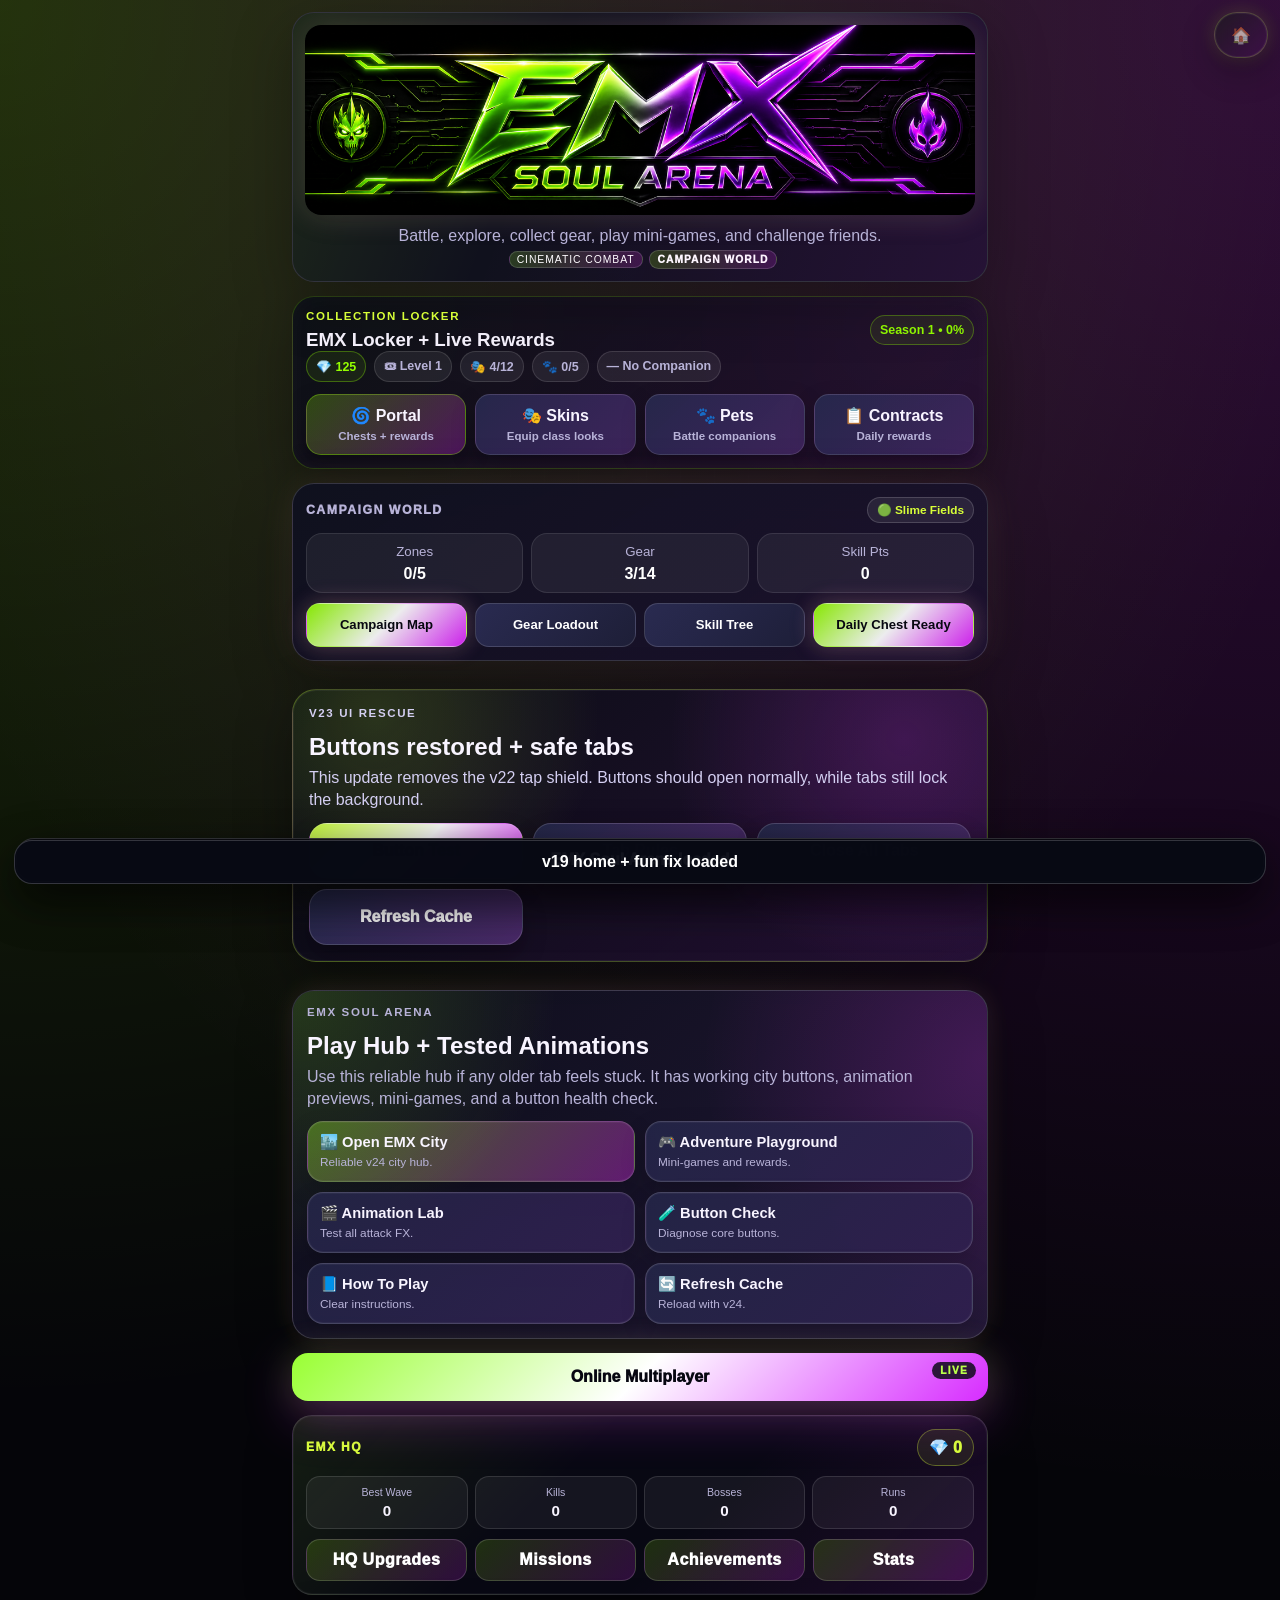
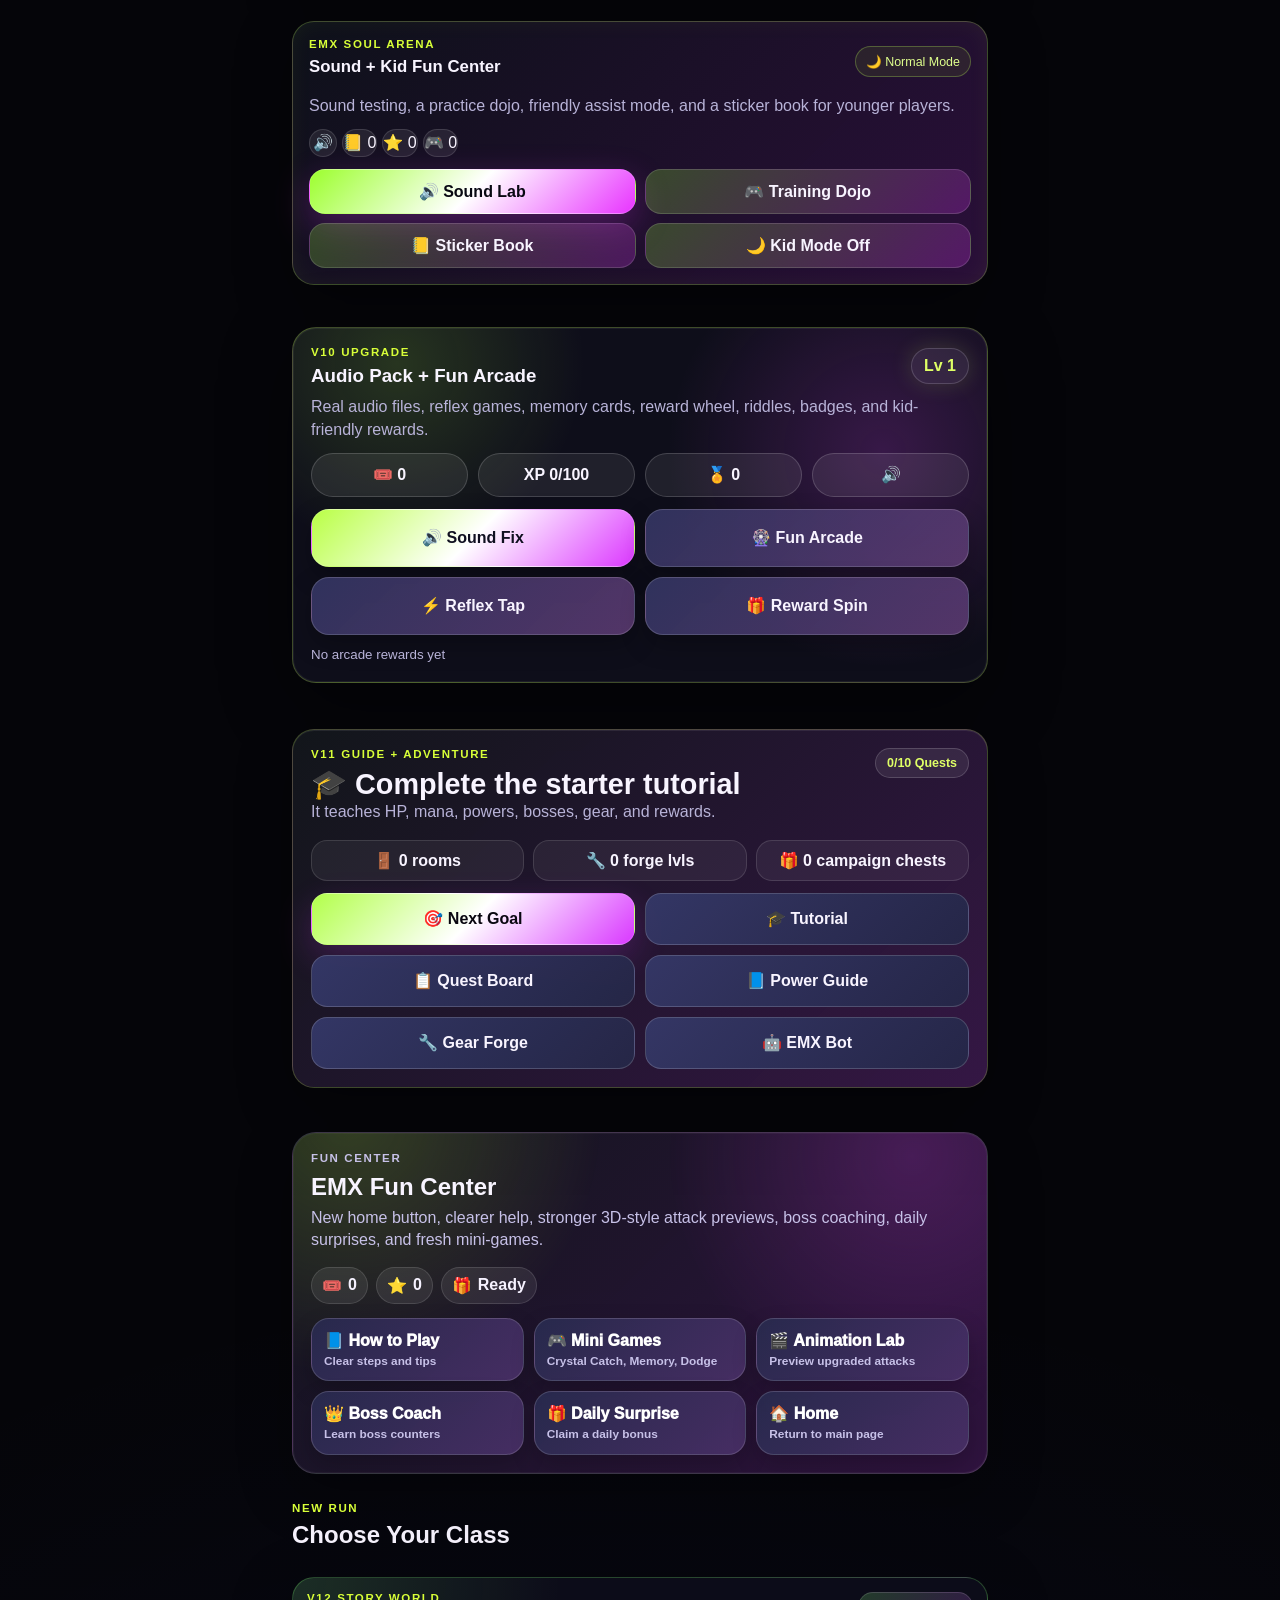
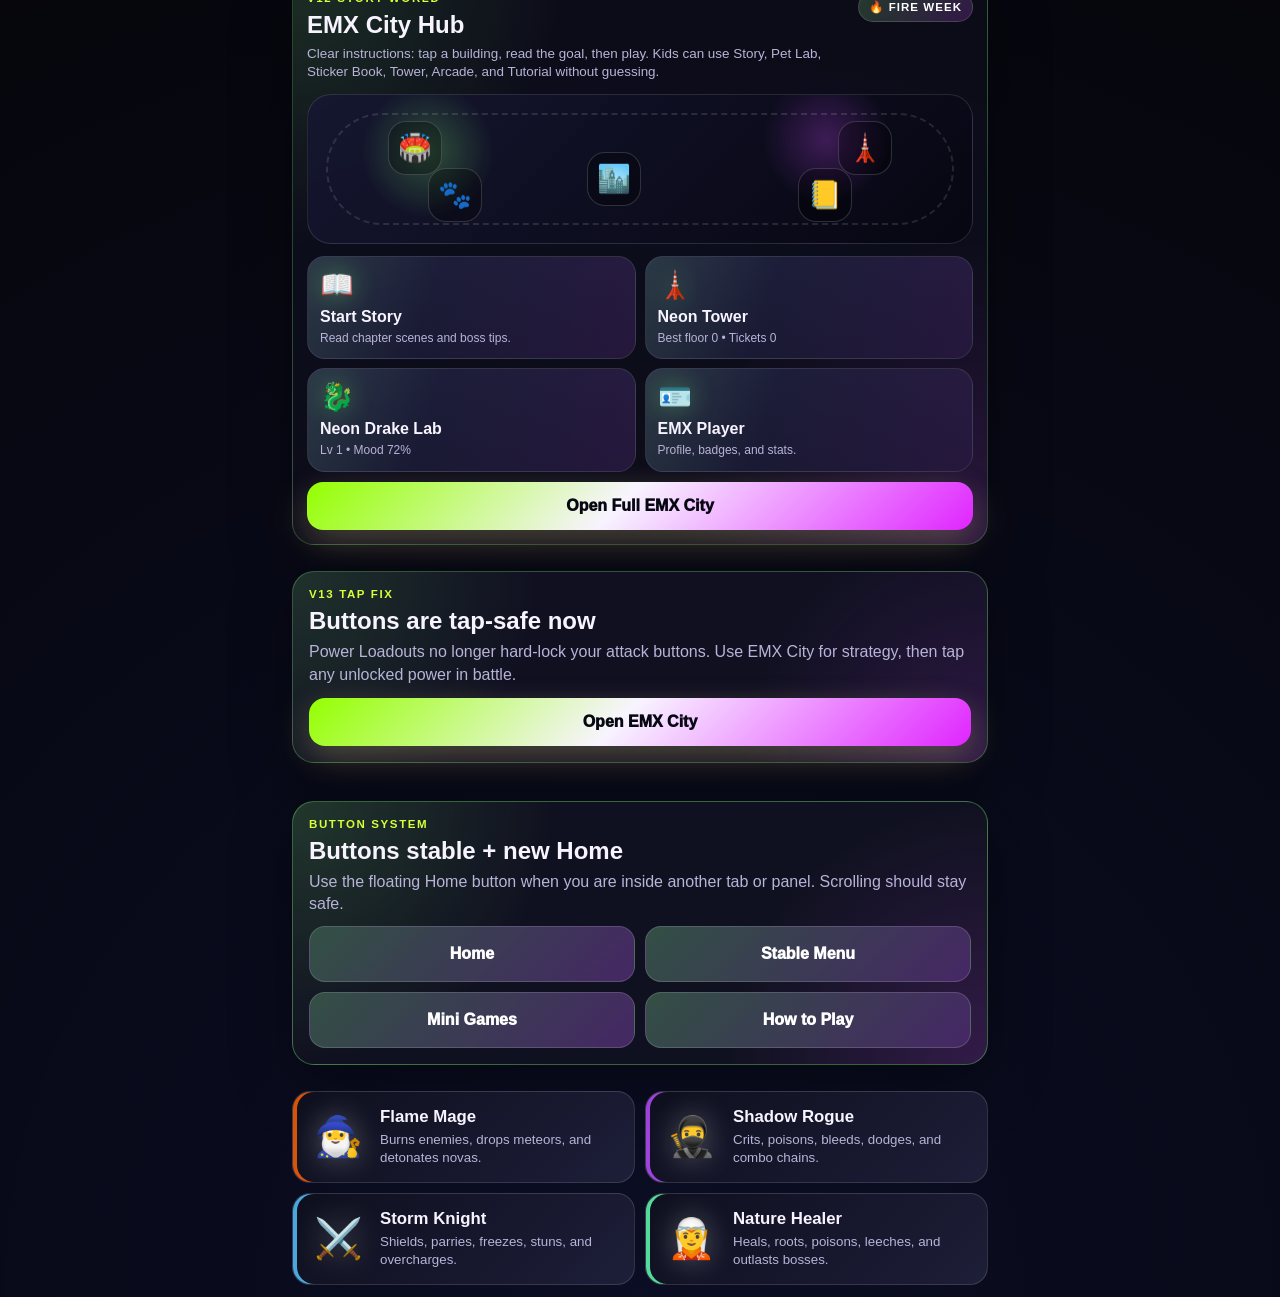
<file: index.html>
<!DOCTYPE html>
<html lang="en">
<head>
  <meta charset="UTF-8" />
  <meta name="viewport" content="width=device-width, initial-scale=1.0, viewport-fit=cover" />
  <title>EMX Soul Arena</title>

  <meta name="theme-color" content="#070711" />
  <meta name="description" content="EMX Soul Arena RPG - EMX Soul Arena, Home + Fun Lab, 3D Fight FX, Mini Games, clear instructions, Story World, Campaign, Multiplayer, and Arcade" />
  <meta name="apple-mobile-web-app-capable" content="yes" />
  <meta name="apple-mobile-web-app-title" content="EMX Soul Arena" />
  <meta name="apple-mobile-web-app-status-bar-style" content="black-translucent" />

  <link rel="manifest" href="manifest.webmanifest" />
  <link rel="apple-touch-icon" href="assets/apple-touch-icon.png" />
  <link rel="icon" type="image/png" href="assets/favicon.png" />
  <link rel="stylesheet" href="style.css?v=24" />
  <link rel="stylesheet" href="v19.css?v=24" />
  <link rel="stylesheet" href="v23ui.css?v=24" />
  <link rel="stylesheet" href="v24fun.css?v=24" />
  <script src="script.js?v=24" defer></script>
  <script src="tapfix.js?v=24" defer></script>
  <script src="v19.js?v=24" defer></script>
  <script src="v21brandlock.js?v=24" defer></script>
  <script src="v23ui.js?v=24" defer></script>
  <script src="v24fun.js?v=24" defer></script>
</head>
<body>
  <section id="bootScreen" class="boot-screen" aria-label="EMX Soul Arena loading screen">
    <img src="assets/emx-splash.png" alt="EMX Soul Arena" class="boot-art" />
    <div class="boot-glass">
      <img src="assets/emx-icon.png" alt="EMX" class="boot-icon" />
      <p class="boot-title">EMX Soul Arena</p>
      <div class="boot-progress"><div id="bootFill" class="boot-fill"></div></div>
      <p id="bootPercent" class="boot-percent">Loading 0%</p>
    </div>
  </section>

  <main class="app">
    <section id="startScreen" class="screen start-screen">
      <div class="brand-title-card">
        <img src="assets/emx-header.png" alt="EMX Soul Arena" class="start-logo" />
        <p class="subtitle">Battle, explore, collect gear, play mini-games, and challenge friends.</p>
      </div>

      <button id="continueBtn" class="primary hidden">Continue Saved Run</button>
      <a class="primary multiplayer-link" href="multiplayer.html">Online Multiplayer</a>

      <div class="section-heading">
        <p class="eyebrow">New Run</p>
        <h2>Choose Your Class</h2>
      </div>

      <div class="class-grid">
        <button class="class-card flame" data-class="flame">
          <span class="class-icon">🧙‍♂️</span>
          <strong>Flame Mage</strong>
          <small>Burns enemies, drops meteors, and detonates novas.</small>
        </button>
        <button class="class-card rogue" data-class="rogue">
          <span class="class-icon">🥷</span>
          <strong>Shadow Rogue</strong>
          <small>Crits, poisons, bleeds, dodges, and combo chains.</small>
        </button>
        <button class="class-card storm" data-class="storm">
          <span class="class-icon">⚔️</span>
          <strong>Storm Knight</strong>
          <small>Shields, parries, freezes, stuns, and overcharges.</small>
        </button>
        <button class="class-card nature" data-class="nature">
          <span class="class-icon">🧝</span>
          <strong>Nature Healer</strong>
          <small>Heals, roots, poisons, leeches, and outlasts bosses.</small>
        </button>
      </div>
    </section>

    <section id="battleScreen" class="screen battle-screen hidden">
      <header class="brand-header">
        <img src="assets/emx-header.png" alt="EMX Soul Arena" class="header-logo" />
        <div class="header-pulse"></div>
        <div class="version-chip">EMX Soul Arena</div>
      </header>

      <header class="top-bar">
        <div>
          <span class="label">Wave</span>
          <strong id="waveText">1</strong>
        </div>
        <div>
          <span class="label">Level</span>
          <strong id="levelText">1</strong>
        </div>
        <div>
          <span class="label">XP</span>
          <strong id="xpText">0/60</strong>
        </div>
        <div>
          <span class="label">Coins</span>
          <strong id="coinsText">0</strong>
        </div>
      </header>

      <section class="fighter enemy-panel">
        <div class="fighter-info">
          <h2 id="enemyName">Enemy</h2>
          <div id="enemyStatuses" class="status-row"></div>
        </div>
        <div id="enemySprite" class="sprite enemy-sprite">🟢</div>
        <div class="bar-block">
          <div class="bar hp-bar"><div id="enemyHpFill" class="fill hp-fill"></div></div>
          <p id="enemyHpText">HP 50/50</p>
        </div>
      </section>

      <section id="arena" class="arena">
        <div id="effectLayer" class="effect-layer"></div>
        <p id="turnText" class="turn-text">Your turn</p>
      </section>

      <section class="fighter player-panel">
        <div class="fighter-info">
          <h2 id="playerName">Hero</h2>
          <div id="playerStatuses" class="status-row"></div>
        </div>
        <div id="playerSprite" class="sprite player-sprite">🧙‍♂️</div>
        <div class="bar-block">
          <div class="bar hp-bar"><div id="playerHpFill" class="fill hp-fill"></div></div>
          <p id="playerHpText">HP 100/100</p>
          <div class="bar mana-bar"><div id="playerManaFill" class="fill mana-fill"></div></div>
          <p id="playerManaText">Mana 50/50</p>
          <div class="bar ult-bar"><div id="playerUltFill" class="fill ult-fill"></div></div>
          <p id="playerUltText">Ultimate 0/100</p>
          <div class="bar combo-bar"><div id="comboFill" class="fill combo-fill"></div></div>
          <p id="comboText">Combo x0 • Overdrive 0%</p>
          <div id="relicRow" class="relic-row"></div>
        </div>
      </section>

      <section class="actions">
        <button class="action-btn" data-power="basic"></button>
        <button class="action-btn" data-power="special"></button>
        <button class="action-btn" data-power="skill1"></button>
        <button class="action-btn" data-power="skill2"></button>
        <button class="action-btn" data-power="guard"></button>
        <button class="action-btn" data-power="heal"></button>
        <button class="action-btn" data-power="skill3"></button>
        <button class="action-btn ultimate-btn" data-power="ultimate"></button>
      </section>

      <section class="log-card">
        <h3>Battle Log</h3>
        <div id="battleLog" class="battle-log"></div>
      </section>

      <footer class="footer-actions">
        <button id="saveBtn" class="small-btn">Save</button>
        <button id="shopBtn" class="small-btn shop">Shop</button>
        <a class="small-btn online" href="multiplayer.html">Online</a>
        <button id="resetBtn" class="small-btn danger">Delete Save</button>
      </footer>
    </section>

    <section id="upgradeScreen" class="overlay hidden">
      <div class="modal">
        <p id="rewardEyebrow" class="eyebrow">Victory Reward</p>
        <h2 id="rewardTitle">Choose One Upgrade</h2>
        <div id="upgradeCards" class="upgrade-grid"></div>
      </div>
    </section>

    <section id="shopScreen" class="overlay hidden">
      <div class="modal">
        <div class="modal-header-row">
          <div>
            <p class="eyebrow">Arena Shop</p>
            <h2>Spend Your Coins</h2>
          </div>
          <button id="closeShopBtn" class="close-btn">✕</button>
        </div>
        <div id="shopCards" class="shop-grid"></div>
      </div>
    </section>

    <section id="gameOverScreen" class="overlay hidden">
      <div class="modal game-over-modal">
        <img src="assets/emx-icon.png" alt="EMX" class="game-over-icon" />
        <p class="eyebrow">Run Ended</p>
        <h2 id="gameOverTitle">You fell in battle.</h2>
        <p id="gameOverStats"></p>
        <button id="restartBtn" class="primary">Start New Run</button>
      </div>
    </section>
  </main>
</body>
</html>
</file>
<file: style.css>
* {
  box-sizing: border-box;
}

:root {
  --bg: #050509;
  --panel: rgba(15, 16, 30, 0.94);
  --panel-2: rgba(31, 32, 58, 0.94);
  --text: #f8f4ff;
  --muted: #b8b3d8;
  --line: rgba(255, 255, 255, 0.14);
  --hp: #ff3f71;
  --mana: #53c2ff;
  --ult: #d8ff38;
  --green: #94ff00;
  --purple: #e025ff;
  --good: #5effb2;
  --bad: #ff6b86;
  --button: #20213a;
  --button-2: #34356b;
  --safe-top: env(safe-area-inset-top, 0px);
  --safe-bottom: env(safe-area-inset-bottom, 0px);
}

body {
  margin: 0;
  min-height: 100vh;
  overflow-x: hidden;
  font-family: Arial, Helvetica, sans-serif;
  color: var(--text);
  background:
    radial-gradient(circle at top left, rgba(148, 255, 0, 0.18), transparent 30%),
    radial-gradient(circle at top right, rgba(224, 37, 255, 0.2), transparent 32%),
    radial-gradient(circle at bottom, rgba(60, 80, 255, 0.11), transparent 36%),
    var(--bg);
}

body::before {
  content: "";
  position: fixed;
  inset: 0;
  z-index: -1;
  opacity: 0.22;
  background-image:
    linear-gradient(rgba(255,255,255,0.055) 1px, transparent 1px),
    linear-gradient(90deg, rgba(255,255,255,0.045) 1px, transparent 1px);
  background-size: 34px 34px;
  mask-image: radial-gradient(circle at center, black, transparent 75%);
}

button {
  font: inherit;
  color: inherit;
  border: 0;
  cursor: pointer;
  -webkit-tap-highlight-color: transparent;
}

button:disabled {
  cursor: not-allowed;
  opacity: 0.48;
  filter: grayscale(0.35);
}

.hidden {
  display: none !important;
}

.app {
  width: min(720px, 100%);
  min-height: 100vh;
  margin: 0 auto;
  padding: calc(12px + var(--safe-top)) 12px calc(12px + var(--safe-bottom));
}

.screen {
  min-height: calc(100vh - 24px - var(--safe-top) - var(--safe-bottom));
}

.boot-screen {
  position: fixed;
  inset: 0;
  z-index: 999;
  overflow: hidden;
  display: grid;
  place-items: end center;
  padding: calc(20px + var(--safe-top)) 20px calc(26px + var(--safe-bottom));
  background: #000;
  transition: opacity 0.42s ease, visibility 0.42s ease;
}

.boot-screen.boot-finished {
  opacity: 0;
  visibility: hidden;
}

.boot-art {
  position: absolute;
  inset: 0;
  width: 100%;
  height: 100%;
  object-fit: cover;
  filter: saturate(1.15) contrast(1.08);
}

.boot-screen::after {
  content: "";
  position: absolute;
  inset: 0;
  background:
    linear-gradient(to top, rgba(0,0,0,0.76), transparent 44%),
    radial-gradient(circle at center, transparent 40%, rgba(0,0,0,0.46));
}

.boot-glass {
  position: relative;
  z-index: 1;
  width: min(420px, 100%);
  padding: 14px;
  text-align: center;
  border: 1px solid rgba(255,255,255,0.18);
  border-radius: 24px;
  background: rgba(5, 5, 12, 0.58);
  box-shadow: 0 0 40px rgba(148,255,0,0.18), 0 0 48px rgba(224,37,255,0.16);
  backdrop-filter: blur(12px);
}

.boot-icon {
  width: 76px;
  height: 76px;
  border-radius: 20px;
  box-shadow: 0 0 22px rgba(148,255,0,0.45), 0 0 26px rgba(224,37,255,0.42);
}

.boot-title {
  margin: 9px 0 12px;
  font-size: 0.85rem;
  font-weight: 1000;
  letter-spacing: 0.16em;
  text-transform: uppercase;
}

.boot-progress {
  height: 13px;
  overflow: hidden;
  border-radius: 999px;
  border: 1px solid rgba(255,255,255,0.2);
  background: rgba(255,255,255,0.08);
}

.boot-fill {
  width: 0%;
  height: 100%;
  border-radius: inherit;
  background: linear-gradient(90deg, var(--green), white, var(--purple));
  box-shadow: 0 0 22px rgba(224,37,255,0.8);
  transition: width 0.18s ease;
}

.boot-percent {
  margin: 10px 0 0;
  color: var(--muted);
  font-size: 0.75rem;
  letter-spacing: 0.16em;
  text-transform: uppercase;
}

.start-screen {
  display: flex;
  flex-direction: column;
  gap: 14px;
  justify-content: center;
}

.brand-title-card,
.modal,
.fighter,
.log-card,
.top-bar,
.footer-actions,
.brand-header {
  position: relative;
  overflow: hidden;
  border: 1px solid var(--line);
  background: var(--panel);
  box-shadow: 0 18px 60px rgba(0, 0, 0, 0.28);
  border-radius: 22px;
}

.brand-title-card::before,
.modal::before,
.fighter::before,
.log-card::before,
.top-bar::before,
.footer-actions::before,
.brand-header::before {
  content: "";
  position: absolute;
  inset: 0;
  pointer-events: none;
  background:
    linear-gradient(110deg, rgba(148,255,0,0.10), transparent 35%, rgba(224,37,255,0.10)),
    radial-gradient(circle at 75% 20%, rgba(255,255,255,0.12), transparent 28%);
}

.brand-title-card {
  padding: 12px;
  text-align: center;
}

.start-logo,
.header-logo {
  position: relative;
  z-index: 1;
  display: block;
  width: 100%;
  height: auto;
  border-radius: 16px;
  object-fit: cover;
  box-shadow: inset 0 0 0 1px rgba(255,255,255,0.12), 0 0 34px rgba(148,255,0,0.12), 0 0 34px rgba(224,37,255,0.12);
}

.start-logo {
  max-height: 190px;
}

.header-logo {
  height: 102px;
}

.brand-header {
  padding: 8px;
  min-height: 118px;
}

.header-pulse {
  position: absolute;
  left: -25%;
  top: 0;
  width: 35%;
  height: 100%;
  z-index: 2;
  background: linear-gradient(90deg, transparent, rgba(255,255,255,0.26), transparent);
  transform: skewX(-18deg);
  animation: logoScan 3.2s ease-in-out infinite;
}

.section-heading h2,
h1,
h2,
h3,
p {
  margin-top: 0;
}

.section-heading h2 {
  margin-bottom: 0;
}

.eyebrow {
  position: relative;
  z-index: 1;
  margin: 0 0 7px;
  text-transform: uppercase;
  letter-spacing: 0.14em;
  color: var(--ult);
  font-size: 0.72rem;
  font-weight: 900;
}

.subtitle {
  position: relative;
  z-index: 1;
  margin: 10px 4px 2px;
  color: var(--muted);
  line-height: 1.35;
}

.primary {
  width: 100%;
  padding: 15px 16px;
  border-radius: 16px;
  background: linear-gradient(135deg, var(--green), #f8f4ff 47%, var(--purple));
  color: #080814;
  font-weight: 1000;
  box-shadow: 0 12px 35px rgba(148,255,0,0.22), 0 12px 35px rgba(224,37,255,0.18);
}

.class-grid {
  display: grid;
  grid-template-columns: 1fr;
  gap: 10px;
}

.class-card {
  display: grid;
  grid-template-columns: 60px 1fr;
  grid-template-rows: auto auto;
  gap: 4px 12px;
  align-items: center;
  width: 100%;
  padding: 15px;
  text-align: left;
  border: 1px solid var(--line);
  border-radius: 18px;
  background: linear-gradient(135deg, var(--panel), var(--panel-2));
  box-shadow: 0 10px 26px rgba(0,0,0,0.18);
}

.class-card.flame { box-shadow: inset 4px 0 0 rgba(255,94,0,0.85); }
.class-card.rogue { box-shadow: inset 4px 0 0 rgba(185,75,255,0.85); }
.class-card.storm { box-shadow: inset 4px 0 0 rgba(83,194,255,0.85); }
.class-card.nature { box-shadow: inset 4px 0 0 rgba(94,255,178,0.85); }

.class-card:active,
.action-btn:active,
.upgrade-card:active,
.shop-card:active,
.small-btn:active,
.primary:active,
.close-btn:active {
  transform: scale(0.98);
}

.class-icon {
  grid-row: span 2;
  font-size: 2.45rem;
  text-align: center;
  filter: drop-shadow(0 0 14px rgba(255,255,255,0.28));
}

.class-card strong {
  font-size: 1.05rem;
}

.class-card small {
  color: var(--muted);
  line-height: 1.35;
}

.battle-screen {
  display: flex;
  flex-direction: column;
  gap: 9px;
}

.top-bar {
  display: grid;
  grid-template-columns: repeat(4, 1fr);
  gap: 6px;
  padding: 9px;
  text-align: center;
}

.top-bar div {
  position: relative;
  z-index: 1;
  padding: 8px 4px;
  border-radius: 14px;
  background: rgba(255, 255, 255, 0.055);
}

.label {
  display: block;
  color: var(--muted);
  font-size: 0.66rem;
  text-transform: uppercase;
  letter-spacing: 0.08em;
}

.fighter {
  padding: 12px;
}

.fighter-info,
.bar-block,
.sprite,
.log-card h3,
.battle-log,
.footer-actions > * {
  position: relative;
  z-index: 1;
}

.fighter-info {
  display: flex;
  align-items: center;
  justify-content: space-between;
  gap: 10px;
}

.fighter-info h2 {
  margin: 0;
  font-size: 1.03rem;
}

.status-row {
  display: flex;
  flex-wrap: wrap;
  gap: 5px;
  justify-content: flex-end;
}

.status-badge {
  padding: 4px 7px;
  border-radius: 999px;
  background: rgba(255, 255, 255, 0.11);
  font-size: 0.72rem;
  border: 1px solid var(--line);
}

.sprite {
  width: 84px;
  height: 84px;
  margin: 4px auto 8px;
  display: grid;
  place-items: center;
  font-size: 3.75rem;
  border-radius: 50%;
  background: radial-gradient(circle, rgba(255,255,255,0.14), rgba(255,255,255,0.05));
  border: 1px solid var(--line);
  filter: drop-shadow(0 16px 20px rgba(0, 0, 0, 0.35));
}

.enemy-sprite {
  animation: floaty 2.4s ease-in-out infinite;
}

.player-sprite {
  animation: floaty 2.6s ease-in-out infinite reverse;
}

.bar-block p {
  margin: 4px 0 7px;
  color: var(--muted);
  font-size: 0.78rem;
}

.bar {
  height: 13px;
  overflow: hidden;
  border-radius: 999px;
  background: rgba(255, 255, 255, 0.08);
  border: 1px solid var(--line);
}

.fill {
  height: 100%;
  width: 100%;
  border-radius: inherit;
  transition: width 0.32s ease;
}

.hp-fill { background: linear-gradient(90deg, var(--hp), #ff9ab0); }
.mana-fill { background: linear-gradient(90deg, var(--mana), #b6ecff); }
.ult-fill { background: linear-gradient(90deg, var(--green), #fff, var(--purple)); }

.arena {
  position: relative;
  min-height: 88px;
  display: grid;
  place-items: center;
  overflow: hidden;
  border: 1px dashed rgba(255, 255, 255, 0.18);
  border-radius: 18px;
  background:
    radial-gradient(circle at 20% 50%, rgba(148,255,0,0.08), transparent 36%),
    radial-gradient(circle at 80% 50%, rgba(224,37,255,0.10), transparent 36%),
    rgba(255, 255, 255, 0.035);
}

.arena::before {
  content: "";
  position: absolute;
  inset: 0;
  background: linear-gradient(90deg, transparent, rgba(255,255,255,0.05), transparent);
  animation: arenaScan 4s linear infinite;
}

.turn-text {
  position: relative;
  z-index: 2;
  margin: 0;
  color: var(--muted);
  font-weight: 900;
  letter-spacing: 0.08em;
  text-transform: uppercase;
  font-size: 0.75rem;
}

.effect-layer {
  position: absolute;
  inset: 0;
  pointer-events: none;
}

.actions {
  display: grid;
  grid-template-columns: 1fr 1fr;
  gap: 8px;
}

.action-btn {
  min-height: 76px;
  padding: 10px;
  border-radius: 17px;
  background: linear-gradient(135deg, var(--button), var(--button-2));
  border: 1px solid var(--line);
  text-align: left;
  box-shadow: 0 10px 25px rgba(0, 0, 0, 0.22);
}

.action-btn strong,
.action-btn small {
  display: block;
}

.action-btn strong {
  font-size: 0.91rem;
  line-height: 1.1;
}

.action-btn small {
  margin-top: 5px;
  color: var(--muted);
  font-size: 0.7rem;
  line-height: 1.22;
}

.action-btn.locked {
  background: linear-gradient(135deg, rgba(55,56,100,0.45), rgba(25,26,48,0.55));
}

.ultimate-btn {
  background: linear-gradient(135deg, rgba(148,255,0,0.24), rgba(255,255,255,0.12), rgba(224,37,255,0.26));
  border-color: rgba(255,255,255,0.22);
}

.log-card {
  padding: 11px;
  min-height: 108px;
}

.log-card h3 {
  margin-bottom: 7px;
  color: var(--muted);
  font-size: 0.78rem;
  text-transform: uppercase;
  letter-spacing: 0.12em;
}

.battle-log {
  display: flex;
  flex-direction: column;
  gap: 4px;
  max-height: 122px;
  overflow-y: auto;
  color: var(--muted);
  font-size: 0.81rem;
  line-height: 1.32;
}

.battle-log p {
  margin: 0;
}

.footer-actions {
  display: grid;
  grid-template-columns: 1fr 1fr 1fr;
  gap: 8px;
  padding: 9px;
}

.small-btn,
.close-btn {
  padding: 10px 12px;
  border-radius: 13px;
  background: rgba(255, 255, 255, 0.09);
  border: 1px solid var(--line);
  color: var(--muted);
  font-weight: 900;
}

.small-btn.shop {
  color: var(--ult);
}

.danger {
  color: #ffb3bd;
}

.overlay {
  position: fixed;
  inset: 0;
  z-index: 20;
  display: grid;
  place-items: center;
  padding: calc(14px + var(--safe-top)) 14px calc(14px + var(--safe-bottom));
  background: rgba(0, 0, 0, 0.72);
  backdrop-filter: blur(9px);
}

.modal {
  width: min(540px, 100%);
  max-height: calc(100vh - 28px - var(--safe-top) - var(--safe-bottom));
  overflow-y: auto;
  padding: 17px;
}

.modal > * {
  position: relative;
  z-index: 1;
}

.modal-header-row {
  display: flex;
  align-items: flex-start;
  justify-content: space-between;
  gap: 12px;
}

.close-btn {
  width: 42px;
  height: 42px;
  padding: 0;
  display: grid;
  place-items: center;
}

.upgrade-grid,
.shop-grid {
  display: grid;
  gap: 10px;
}

.upgrade-card,
.shop-card {
  width: 100%;
  padding: 14px;
  border-radius: 17px;
  text-align: left;
  border: 1px solid var(--line);
  background: linear-gradient(135deg, #20213a, #2d2e55);
}

.upgrade-card strong,
.upgrade-card span,
.upgrade-card small,
.shop-card strong,
.shop-card span,
.shop-card small {
  display: block;
}

.upgrade-card span,
.shop-card span {
  margin-bottom: 5px;
  color: var(--ult);
  font-size: 0.72rem;
  text-transform: uppercase;
  letter-spacing: 0.1em;
  font-weight: 1000;
}

.upgrade-card small,
.shop-card small {
  margin-top: 5px;
  color: var(--muted);
  line-height: 1.35;
}

.game-over-modal {
  text-align: center;
}

.game-over-icon {
  width: 86px;
  height: 86px;
  border-radius: 22px;
  margin-bottom: 12px;
  box-shadow: 0 0 26px rgba(148,255,0,0.35), 0 0 32px rgba(224,37,255,0.35);
}

.damage-number {
  position: absolute;
  left: 50%;
  top: 50%;
  transform: translate(-50%, -50%);
  padding: 4px 9px;
  border-radius: 999px;
  background: rgba(0, 0, 0, 0.58);
  font-weight: 1000;
  animation: numberPop 0.86s ease forwards;
  z-index: 5;
  text-shadow: 0 0 12px currentColor;
}

.damage-number.good { color: var(--good); }
.damage-number.bad { color: #fff; }

.projectile {
  position: absolute;
  left: 17%;
  top: 45%;
  width: 25px;
  height: 25px;
  border-radius: 50%;
  background: radial-gradient(circle, #fff176, #ff4d00 65%, transparent 70%);
  box-shadow: 0 0 22px #ff8c00;
  animation: fireball 0.5s ease forwards;
}

.slash-effect,
.shadow-effect {
  position: absolute;
  right: 19%;
  top: 20%;
  width: 76px;
  height: 76px;
  border-top: 6px solid white;
  border-radius: 50%;
  transform: rotate(-35deg);
  animation: slash 0.4s ease forwards;
  filter: drop-shadow(0 0 12px white);
}

.shadow-effect {
  border-top-color: var(--purple);
  box-shadow: 0 0 24px rgba(224,37,255,0.85);
}

.lightning-effect,
.ice-effect,
.drain-effect,
.nova-effect {
  position: absolute;
  right: 23%;
  top: 7%;
  font-size: 3.3rem;
  filter: drop-shadow(0 0 18px #8ccfff);
  animation: lightning 0.55s ease forwards;
}

.ice-effect {
  filter: drop-shadow(0 0 18px #b6ecff);
}

.drain-effect {
  filter: drop-shadow(0 0 18px var(--purple));
}

.nova-effect {
  right: 18%;
  top: 24%;
  width: 92px;
  height: 92px;
  border-radius: 50%;
  border: 5px solid var(--purple);
  box-shadow: 0 0 34px var(--purple), inset 0 0 24px var(--green);
  animation: pulseRing 0.65s ease forwards;
}

.heal-effect,
.shield-effect,
.poison-effect,
.buff-effect {
  position: absolute;
  left: 17%;
  top: 28%;
  width: 74px;
  height: 74px;
  border-radius: 50%;
  animation: pulseRing 0.68s ease forwards;
}

.heal-effect {
  border: 4px solid var(--good);
  box-shadow: 0 0 24px rgba(94, 255, 178, 0.8);
}

.shield-effect {
  border: 4px solid var(--mana);
  box-shadow: 0 0 24px rgba(83, 194, 255, 0.85);
}

.poison-effect {
  left: auto;
  right: 20%;
  border: 4px solid #9cff6e;
  box-shadow: 0 0 24px rgba(156, 255, 110, 0.75);
}

.buff-effect {
  border: 4px solid var(--ult);
  box-shadow: 0 0 24px rgba(216,255,56,0.78);
}

.screen-shake { animation: shake 0.38s ease; }
.ultimate-flash { animation: ultimateFlash 0.72s ease; }
.hit { animation: hitFlash 0.35s ease; }
.attack-lunge { animation: lunge 0.36s ease; }
.enemy-lunge { animation: enemyLunge 0.36s ease; }

@keyframes logoScan {
  0%, 35% { left: -35%; opacity: 0; }
  48% { opacity: 1; }
  72%, 100% { left: 125%; opacity: 0; }
}

@keyframes arenaScan {
  from { transform: translateX(-80%); }
  to { transform: translateX(80%); }
}

@keyframes floaty {
  0%, 100% { transform: translateY(0); }
  50% { transform: translateY(-7px); }
}

@keyframes fireball {
  to { left: 78%; transform: scale(1.55); opacity: 0; }
}

@keyframes slash {
  0% { opacity: 0; transform: rotate(-35deg) scale(0.4); }
  50% { opacity: 1; transform: rotate(-35deg) scale(1.16); }
  100% { opacity: 0; transform: rotate(-35deg) scale(1.38); }
}

@keyframes lightning {
  0%, 100% { opacity: 0; transform: scale(0.7); }
  30%, 70% { opacity: 1; transform: scale(1.12); }
}

@keyframes pulseRing {
  0% { opacity: 0; transform: scale(0.3); }
  50% { opacity: 1; }
  100% { opacity: 0; transform: scale(1.5); }
}

@keyframes numberPop {
  0% { opacity: 0; transform: translate(-50%, -30%) scale(0.7); }
  25% { opacity: 1; transform: translate(-50%, -72%) scale(1.18); }
  100% { opacity: 0; transform: translate(-50%, -136%) scale(1); }
}

@keyframes hitFlash {
  0%, 100% { filter: brightness(1); transform: scale(1); }
  50% { filter: brightness(2.35); transform: scale(1.08); }
}

@keyframes lunge {
  0%, 100% { transform: translateX(0); }
  50% { transform: translateX(24px) scale(1.05); }
}

@keyframes enemyLunge {
  0%, 100% { transform: translateX(0); }
  50% { transform: translateX(-24px) scale(1.05); }
}

@keyframes shake {
  0%, 100% { transform: translateX(0); }
  20% { transform: translateX(-7px); }
  40% { transform: translateX(7px); }
  60% { transform: translateX(-5px); }
  80% { transform: translateX(5px); }
}

@keyframes ultimateFlash {
  0%, 100% { box-shadow: none; }
  35% { box-shadow: 0 0 0 999px rgba(255,255,255,0.12), 0 0 55px rgba(224,37,255,0.65); }
}

@media (min-width: 620px) {
  .class-grid { grid-template-columns: 1fr 1fr; }
  .actions { grid-template-columns: repeat(4, 1fr); }
}

/* === EMX Soul Arena v3: Evolution Update UI === */
.version-chip {
  position: absolute;
  right: 14px;
  bottom: 14px;
  z-index: 3;
  padding: 6px 10px;
  border-radius: 999px;
  border: 1px solid rgba(255,255,255,0.18);
  background: rgba(0,0,0,0.46);
  color: var(--ult);
  font-size: 0.64rem;
  font-weight: 1000;
  letter-spacing: 0.12em;
  text-transform: uppercase;
  box-shadow: 0 0 18px rgba(148,255,0,0.14), 0 0 22px rgba(224,37,255,0.14);
}

.combo-bar {
  height: 10px;
  margin-top: 4px;
}

.combo-fill {
  background: linear-gradient(90deg, var(--purple), #fff, var(--green));
  box-shadow: 0 0 18px rgba(224,37,255,0.7), 0 0 18px rgba(148,255,0,0.5);
}

#comboText {
  color: var(--ult);
  font-weight: 900;
  letter-spacing: 0.05em;
}

.relic-row {
  display: flex;
  flex-wrap: wrap;
  gap: 6px;
  margin-top: 8px;
}

.relic-chip {
  max-width: 100%;
  padding: 5px 8px;
  border-radius: 999px;
  border: 1px solid rgba(255,255,255,0.15);
  background: rgba(255,255,255,0.075);
  color: var(--muted);
  font-size: 0.68rem;
  font-weight: 900;
  white-space: nowrap;
}

.relic-chip.legendary,
.relic-chip.mythic {
  color: #fff;
  background: linear-gradient(90deg, rgba(148,255,0,0.16), rgba(224,37,255,0.18));
  box-shadow: 0 0 18px rgba(224,37,255,0.18);
}

.upgrade-card,
.shop-card {
  position: relative;
  overflow: hidden;
}

.upgrade-card::after,
.shop-card::after {
  content: "";
  position: absolute;
  inset: 0;
  opacity: 0.4;
  pointer-events: none;
  background: linear-gradient(110deg, transparent 5%, rgba(255,255,255,0.08), transparent 52%);
  transform: translateX(-120%);
  animation: cardShine 4.8s ease-in-out infinite;
}

.upgrade-card.common,
.shop-card.common {
  border-color: rgba(255,255,255,0.15);
}

.upgrade-card.rare,
.shop-card.rare {
  border-color: rgba(83,194,255,0.55);
  box-shadow: 0 0 18px rgba(83,194,255,0.14), inset 4px 0 0 rgba(83,194,255,0.55);
}

.upgrade-card.epic,
.shop-card.epic {
  border-color: rgba(224,37,255,0.62);
  box-shadow: 0 0 22px rgba(224,37,255,0.22), inset 4px 0 0 rgba(224,37,255,0.65);
}

.upgrade-card.legendary,
.shop-card.legendary {
  border-color: rgba(216,255,56,0.72);
  background: linear-gradient(135deg, rgba(54,55,20,0.95), rgba(40,18,56,0.95));
  box-shadow: 0 0 26px rgba(216,255,56,0.22), 0 0 30px rgba(224,37,255,0.16), inset 4px 0 0 rgba(216,255,56,0.8);
}

.upgrade-card.mythic,
.shop-card.mythic {
  border-color: rgba(255,255,255,0.84);
  background: linear-gradient(135deg, rgba(148,255,0,0.2), rgba(255,255,255,0.12), rgba(224,37,255,0.22));
  box-shadow: 0 0 34px rgba(148,255,0,0.24), 0 0 40px rgba(224,37,255,0.26), inset 0 0 0 1px rgba(255,255,255,0.28);
  animation: mythicPulse 1.8s ease-in-out infinite;
}

.reward-type {
  display: inline-block;
  margin-bottom: 6px;
  padding: 4px 8px;
  border-radius: 999px;
  background: rgba(0,0,0,0.32);
  color: var(--ult);
  font-size: 0.62rem;
  letter-spacing: 0.11em;
  text-transform: uppercase;
  font-weight: 1000;
}

.elite-name {
  color: var(--ult);
  text-shadow: 0 0 14px rgba(216,255,56,0.38);
}

.shop-ready {
  color: #070711 !important;
  background: linear-gradient(135deg, var(--green), #fff, var(--purple));
  animation: shopPulse 1.35s ease-in-out infinite;
}

@keyframes cardShine {
  0%, 45% { transform: translateX(-120%); opacity: 0; }
  57% { opacity: 0.46; }
  72%, 100% { transform: translateX(130%); opacity: 0; }
}

@keyframes mythicPulse {
  0%, 100% { transform: translateY(0); filter: brightness(1); }
  50% { transform: translateY(-1px); filter: brightness(1.16); }
}

@keyframes shopPulse {
  0%, 100% { box-shadow: 0 0 14px rgba(148,255,0,0.24), 0 0 16px rgba(224,37,255,0.2); }
  50% { box-shadow: 0 0 26px rgba(148,255,0,0.48), 0 0 28px rgba(224,37,255,0.42); }
}

.action-btn.evolved {
  border-color: rgba(216,255,56,0.55);
  box-shadow: 0 0 20px rgba(216,255,56,0.16), 0 10px 25px rgba(0,0,0,0.22);
}

/* === EMX Soul Arena v4: HQ / Meta Progression Update === */
.hq-panel {
  display: grid;
  gap: 10px;
  padding: 13px;
  border: 1px solid rgba(255,255,255,0.14);
  border-radius: 20px;
  background:
    linear-gradient(135deg, rgba(148,255,0,0.09), transparent 38%),
    linear-gradient(315deg, rgba(224,37,255,0.1), transparent 42%),
    rgba(10,10,22,0.86);
  box-shadow: 0 18px 48px rgba(0,0,0,0.26), inset 0 0 0 1px rgba(255,255,255,0.04);
}

.hq-panel-header,
.hq-modal-header {
  display: flex;
  align-items: center;
  justify-content: space-between;
  gap: 10px;
}

.hq-panel-title {
  margin: 0;
  color: var(--ult);
  text-transform: uppercase;
  letter-spacing: 0.12em;
  font-weight: 1000;
  font-size: 0.75rem;
}

.hq-stats-grid {
  display: grid;
  grid-template-columns: repeat(4, 1fr);
  gap: 7px;
}

.hq-stat {
  padding: 9px 6px;
  border-radius: 14px;
  border: 1px solid rgba(255,255,255,0.12);
  background: rgba(255,255,255,0.055);
  text-align: center;
}

.hq-stat small,
.hq-card small,
.hq-mini-card small {
  display: block;
  color: var(--muted);
  font-size: 0.66rem;
  line-height: 1.25;
}

.hq-stat strong {
  display: block;
  margin-top: 3px;
  font-size: 0.95rem;
}

.hq-menu-row {
  display: grid;
  grid-template-columns: 1fr 1fr;
  gap: 8px;
}

.hq-open-btn,
.hq-claim-all-btn {
  padding: 11px 10px;
  border-radius: 14px;
  background: linear-gradient(135deg, rgba(148,255,0,0.16), rgba(224,37,255,0.18));
  border: 1px solid rgba(255,255,255,0.16);
  color: #fff;
  font-weight: 1000;
  letter-spacing: 0.03em;
}

.small-btn.hq {
  color: #fff;
  background: linear-gradient(135deg, rgba(148,255,0,0.22), rgba(224,37,255,0.24));
}

.hq-modal {
  max-height: min(86vh, 860px);
  overflow-y: auto;
  padding-bottom: 14px;
}

.hq-modal-header {
  position: sticky;
  top: -18px;
  z-index: 4;
  padding: 14px 0 12px;
  margin-bottom: 8px;
  background: linear-gradient(180deg, rgba(23,24,42,0.98), rgba(23,24,42,0.88));
  backdrop-filter: blur(12px);
}

.hq-modal-header h2,
.hq-section h3 {
  margin: 0;
}

.hq-crystal-pill {
  padding: 8px 11px;
  border-radius: 999px;
  border: 1px solid rgba(216,255,56,0.34);
  background: rgba(216,255,56,0.08);
  color: var(--ult);
  font-weight: 1000;
  white-space: nowrap;
}

.hq-section {
  margin-top: 14px;
  padding-top: 13px;
  border-top: 1px solid rgba(255,255,255,0.1);
}

.hq-section-title {
  display: flex;
  align-items: center;
  justify-content: space-between;
  gap: 8px;
  margin-bottom: 10px;
}

.hq-section-title p {
  margin: 3px 0 0;
  color: var(--muted);
  font-size: 0.75rem;
}

.hq-card-grid {
  display: grid;
  gap: 9px;
}

.hq-card,
.hq-mini-card {
  width: 100%;
  position: relative;
  padding: 12px;
  border-radius: 16px;
  border: 1px solid rgba(255,255,255,0.13);
  background: linear-gradient(135deg, rgba(255,255,255,0.07), rgba(255,255,255,0.035));
  overflow: hidden;
}

.hq-card::before,
.hq-mini-card::before {
  content: "";
  position: absolute;
  inset: 0 auto 0 0;
  width: 4px;
  background: linear-gradient(180deg, var(--green), var(--purple));
}

.hq-card-top {
  display: flex;
  align-items: flex-start;
  justify-content: space-between;
  gap: 10px;
}

.hq-card strong,
.hq-mini-card strong {
  display: block;
  margin-bottom: 4px;
  font-size: 0.92rem;
}

.hq-cost {
  color: var(--ult);
  font-weight: 1000;
  font-size: 0.78rem;
  white-space: nowrap;
}

.hq-card button,
.hq-mini-card button,
.hq-close-btn {
  margin-top: 9px;
  width: 100%;
  padding: 9px 10px;
  border-radius: 12px;
  border: 1px solid rgba(255,255,255,0.14);
  background: rgba(255,255,255,0.08);
  color: #fff;
  font-weight: 1000;
}

.hq-card button.ready,
.hq-mini-card button.ready {
  color: #070711;
  background: linear-gradient(135deg, var(--green), #fff, var(--purple));
  box-shadow: 0 0 18px rgba(148,255,0,0.16), 0 0 22px rgba(224,37,255,0.16);
}

.hq-card button:disabled,
.hq-mini-card button:disabled {
  opacity: 0.52;
}

.hq-progress {
  height: 9px;
  margin-top: 9px;
  overflow: hidden;
  border-radius: 999px;
  border: 1px solid rgba(255,255,255,0.12);
  background: rgba(255,255,255,0.07);
}

.hq-progress-fill {
  height: 100%;
  width: 0%;
  border-radius: inherit;
  background: linear-gradient(90deg, var(--green), #fff, var(--purple));
  transition: width 0.25s ease;
}

.hq-complete {
  border-color: rgba(216,255,56,0.5);
  box-shadow: 0 0 18px rgba(216,255,56,0.12);
}

.hq-claimed {
  opacity: 0.68;
  filter: grayscale(0.1);
}

.hq-badge-row {
  display: flex;
  flex-wrap: wrap;
  gap: 6px;
  margin-top: 8px;
}

.hq-badge {
  padding: 5px 8px;
  border-radius: 999px;
  border: 1px solid rgba(255,255,255,0.12);
  background: rgba(0,0,0,0.24);
  color: var(--muted);
  font-size: 0.66rem;
  font-weight: 900;
}

.hq-badge.live {
  color: var(--ult);
  border-color: rgba(216,255,56,0.36);
}

.hq-flash {
  animation: hqFlash 0.7s ease;
}

@keyframes hqFlash {
  0%, 100% { filter: brightness(1); }
  35% { filter: brightness(1.42); }
}

@media (min-width: 620px) {
  .hq-card-grid { grid-template-columns: 1fr 1fr; }
  .hq-menu-row { grid-template-columns: repeat(4, 1fr); }
}

.footer-actions {
  grid-template-columns: repeat(4, 1fr);
}

@media (max-width: 430px) {
  .footer-actions { grid-template-columns: 1fr 1fr; }
  .hq-stats-grid { grid-template-columns: 1fr 1fr; }
}

/* === EMX Soul Arena v5: Cinematic Combat + Boss Balance Update === */
:root {
  --v5-neon-green: #96ff2e;
  --v5-neon-purple: #f230ff;
  --v5-fire: #ff7a18;
  --v5-ice: #9ee7ff;
  --v5-poison: #8cff46;
  --v5-shadow: #a045ff;
}

.cinematic-stage {
  position: fixed;
  inset: 0;
  z-index: 999;
  opacity: 0;
  pointer-events: none;
  overflow: hidden;
  perspective: 900px;
  transform-style: preserve-3d;
  background:
    radial-gradient(circle at 30% 30%, rgba(150, 255, 46, 0.18), transparent 28%),
    radial-gradient(circle at 76% 38%, rgba(242, 48, 255, 0.2), transparent 32%),
    linear-gradient(145deg, rgba(5, 7, 14, 0.96), rgba(3, 2, 9, 0.98));
  transition: opacity 0.12s ease;
}

.cinematic-stage.active {
  opacity: 1;
}

.cinematic-stage::before {
  content: "";
  position: absolute;
  inset: -20%;
  background:
    linear-gradient(90deg, rgba(150, 255, 46, 0.1) 1px, transparent 1px),
    linear-gradient(0deg, rgba(242, 48, 255, 0.07) 1px, transparent 1px);
  background-size: 36px 36px;
  transform: rotateX(62deg) translateY(28%) scale(1.6);
  filter: drop-shadow(0 0 12px rgba(150, 255, 46, 0.22));
  opacity: 0.62;
  animation: cineGridFly 0.95s linear forwards;
}

.cinematic-stage::after {
  content: "";
  position: absolute;
  inset: 0;
  background:
    radial-gradient(circle at center, transparent 30%, rgba(0, 0, 0, 0.28) 72%, rgba(0, 0, 0, 0.82)),
    linear-gradient(180deg, rgba(255, 255, 255, 0.04), transparent 20%, rgba(255, 255, 255, 0.03) 80%, transparent);
  mix-blend-mode: screen;
}

.cine-logo-watermark {
  position: absolute;
  left: 50%;
  top: 8%;
  width: min(96px, 22vw);
  aspect-ratio: 1;
  transform: translateX(-50%) translateZ(-60px);
  border-radius: 24px;
  opacity: 0.28;
  filter: blur(0.5px) drop-shadow(0 0 24px rgba(242, 48, 255, 0.7));
}

.cine-title {
  position: absolute;
  left: 50%;
  top: 13%;
  transform: translateX(-50%) translateZ(160px);
  width: 100%;
  text-align: center;
  text-transform: uppercase;
  letter-spacing: 0.18em;
  font-weight: 1000;
  font-size: clamp(1.1rem, 5.8vw, 2.3rem);
  color: white;
  text-shadow: 0 0 12px currentColor, 0 0 28px rgba(242, 48, 255, 0.9);
  animation: cineTitleDrop 0.35s ease both;
}

.cine-card {
  position: absolute;
  display: grid;
  place-items: center;
  width: min(36vw, 180px);
  height: min(36vw, 180px);
  border-radius: 32px;
  border: 1px solid rgba(255, 255, 255, 0.18);
  background:
    linear-gradient(145deg, rgba(255, 255, 255, 0.12), rgba(255, 255, 255, 0.04)),
    rgba(8, 10, 22, 0.86);
  box-shadow:
    inset 0 1px 0 rgba(255, 255, 255, 0.28),
    inset 0 -20px 50px rgba(0, 0, 0, 0.35),
    0 28px 70px rgba(0, 0, 0, 0.55);
  transform-style: preserve-3d;
  overflow: hidden;
}

.cine-card::before {
  content: "";
  position: absolute;
  inset: -30%;
  background: linear-gradient(110deg, transparent 20%, rgba(255, 255, 255, 0.3), transparent 58%);
  transform: translateX(-70%) rotate(12deg);
  animation: cineShine 0.75s ease forwards;
}

.cine-player {
  left: 6%;
  bottom: 17%;
  box-shadow: 0 0 55px rgba(150, 255, 46, 0.25), inset 0 0 28px rgba(150, 255, 46, 0.09);
  animation: cinePlayerEnter 0.74s cubic-bezier(0.2, 0.8, 0.2, 1) both;
}

.cine-enemy {
  right: 6%;
  top: 22%;
  box-shadow: 0 0 55px rgba(242, 48, 255, 0.24), inset 0 0 28px rgba(242, 48, 255, 0.09);
  animation: cineEnemyEnter 0.74s cubic-bezier(0.2, 0.8, 0.2, 1) both;
}

.cine-sprite {
  position: relative;
  z-index: 2;
  font-size: clamp(3.4rem, 17vw, 6rem);
  filter: drop-shadow(0 16px 18px rgba(0, 0, 0, 0.62));
  transform: translateZ(70px);
}

.cine-player .cine-sprite {
  animation: cineHeroLunge 0.72s ease both;
}

.cine-enemy .cine-sprite {
  animation: cineEnemyImpact 0.76s ease both;
}

.cine-floor {
  position: absolute;
  left: 50%;
  bottom: 6%;
  width: 78vw;
  height: 18vw;
  max-height: 130px;
  transform: translateX(-50%) rotateX(70deg) translateZ(-80px);
  border-radius: 50%;
  background: radial-gradient(ellipse, rgba(255, 255, 255, 0.22), transparent 62%);
  filter: blur(8px);
  opacity: 0.72;
}

.cine-attack-model {
  position: absolute;
  left: 50%;
  top: 52%;
  width: min(28vw, 132px);
  height: min(28vw, 132px);
  transform-style: preserve-3d;
  transform: translate(-50%, -50%) translateZ(260px) rotateX(14deg) rotateY(-18deg);
  z-index: 5;
}

.cine-attack-core {
  position: absolute;
  inset: 10%;
  display: grid;
  place-items: center;
  border-radius: 50%;
  font-size: clamp(2rem, 11vw, 4rem);
  color: white;
  text-shadow: 0 0 16px currentColor;
  transform-style: preserve-3d;
  animation: cineCoreDrive 0.82s cubic-bezier(0.16, 1, 0.3, 1) both;
}

.cine-attack-core::before,
.cine-attack-core::after {
  content: "";
  position: absolute;
  inset: -18%;
  border-radius: inherit;
  border: 2px solid currentColor;
  filter: blur(0.5px);
  opacity: 0.8;
  transform: rotateX(68deg) rotateZ(0deg);
  animation: cineOrbit 0.9s linear infinite;
}

.cine-attack-core::after {
  inset: -34%;
  animation-direction: reverse;
  opacity: 0.36;
}

.cine-impact-ring {
  position: absolute;
  right: 10%;
  top: 30%;
  width: 180px;
  height: 180px;
  border-radius: 50%;
  border: 4px solid rgba(255, 255, 255, 0.8);
  transform: scale(0.1) rotateX(70deg);
  opacity: 0;
  filter: drop-shadow(0 0 24px currentColor);
  animation: cineImpact 0.72s ease 0.3s both;
  z-index: 4;
}

.cine-particles {
  position: absolute;
  inset: 0;
  z-index: 6;
  pointer-events: none;
}

.cine-particles span {
  position: absolute;
  left: 50%;
  top: 52%;
  width: var(--size, 8px);
  height: var(--size, 8px);
  border-radius: 999px;
  background: currentColor;
  box-shadow: 0 0 16px currentColor;
  transform: translate(-50%, -50%);
  animation: cineParticle 0.82s ease-out forwards;
}

.cinematic-stage.fireball,
.cinematic-stage.meteor,
.cinematic-stage.nova {
  color: var(--v5-fire);
}

.cinematic-stage.fireball .cine-attack-core,
.cinematic-stage.meteor .cine-attack-core {
  background: radial-gradient(circle at 35% 32%, #fff8b8, #ff7a18 42%, #ff2448 72%, transparent 76%);
  box-shadow: 0 0 22px #ff7a18, 0 0 60px #ff2848, inset -22px -22px 40px rgba(0, 0, 0, 0.28);
}

.cinematic-stage.meteor .cine-attack-model,
.cinematic-stage.nova .cine-attack-model,
.cinematic-stage.ultimate .cine-attack-model {
  width: min(42vw, 190px);
  height: min(42vw, 190px);
  animation: cineMeteorDive 0.92s cubic-bezier(0.14, 0.88, 0.24, 1) both;
}

.cinematic-stage.lightning {
  color: #8eeaff;
}

.cinematic-stage.lightning .cine-attack-core {
  border-radius: 18px;
  background: linear-gradient(135deg, #ffffff, #8eeaff, #622fff);
  clip-path: polygon(48% 0, 72% 0, 55% 38%, 82% 38%, 32% 100%, 44% 50%, 18% 50%);
  box-shadow: 0 0 25px #8eeaff, 0 0 65px #622fff;
}

.cinematic-stage.slash,
.cinematic-stage.combo,
.cinematic-stage.shadow {
  color: var(--v5-shadow);
}

.cinematic-stage.slash .cine-attack-core,
.cinematic-stage.combo .cine-attack-core,
.cinematic-stage.shadow .cine-attack-core {
  width: 170%;
  height: 36%;
  left: -35%;
  top: 34%;
  border-radius: 999px;
  background: linear-gradient(90deg, transparent, #fff, currentColor, transparent);
  box-shadow: 0 0 22px currentColor, 0 0 56px currentColor;
  transform: rotate(-28deg) translateZ(220px);
  animation: cineBladeCut 0.7s cubic-bezier(0.16, 1, 0.3, 1) both;
}

.cinematic-stage.combo .cine-attack-core::before,
.cinematic-stage.shadow .cine-attack-core::before {
  content: "";
  inset: -70%;
  border-radius: 999px;
  border: 0;
  background:
    linear-gradient(90deg, transparent, rgba(255, 255, 255, 0.86), transparent),
    linear-gradient(130deg, transparent, rgba(160, 69, 255, 0.88), transparent);
  transform: rotate(34deg);
  animation: cineBladeCut2 0.7s ease both;
}

.cinematic-stage.poison {
  color: var(--v5-poison);
}

.cinematic-stage.poison .cine-attack-core {
  background:
    radial-gradient(circle at 35% 35%, #efffdc, rgba(140, 255, 70, 0.94) 34%, rgba(45, 181, 50, 0.56) 58%, transparent 72%);
  box-shadow: 0 0 22px #8cff46, 0 0 64px rgba(140, 255, 70, 0.8);
  animation: cineToxicBloom 0.88s ease both;
}

.cinematic-stage.ice {
  color: var(--v5-ice);
}

.cinematic-stage.ice .cine-attack-core {
  border-radius: 18px;
  background: linear-gradient(135deg, #fff, #9ee7ff, #4ea0ff);
  clip-path: polygon(50% 0, 78% 28%, 66% 100%, 34% 100%, 22% 28%);
  box-shadow: 0 0 24px #9ee7ff, inset -14px -20px 32px rgba(44, 106, 255, 0.45);
  animation: cineIceSpear 0.86s ease both;
}

.cinematic-stage.drain {
  color: #ce73ff;
}

.cinematic-stage.drain .cine-attack-core {
  border: 6px solid currentColor;
  background: conic-gradient(from 0deg, transparent, #ffffff, currentColor, transparent, currentColor, transparent);
  box-shadow: 0 0 26px currentColor, inset 0 0 32px rgba(0, 0, 0, 0.8);
  animation: cineVortex 0.9s linear both;
}

.cinematic-stage.heal {
  color: #79ffb4;
}

.cinematic-stage.heal .cine-attack-core,
.cinematic-stage.shield .cine-attack-core,
.cinematic-stage.buff .cine-attack-core {
  left: -44vw;
  top: 16vw;
  width: min(36vw, 180px);
  height: min(36vw, 180px);
  border: 5px solid currentColor;
  background: radial-gradient(circle, rgba(255, 255, 255, 0.24), rgba(121, 255, 180, 0.2), transparent 70%);
  box-shadow: 0 0 34px currentColor, inset 0 0 32px rgba(255, 255, 255, 0.15);
  animation: cineSupportPulse 0.82s ease both;
}

.cinematic-stage.shield {
  color: #72d9ff;
}

.cinematic-stage.buff {
  color: #f8e65b;
}

.cinematic-stage.enemy-cine {
  color: #ff537a;
}

.cinematic-stage.enemy-cine .cine-attack-core {
  background: radial-gradient(circle, #fff, #ff537a 42%, #a40036 68%, transparent 72%);
  box-shadow: 0 0 34px #ff537a, 0 0 74px rgba(255, 83, 122, 0.82);
  animation: cineEnemyStrike 0.76s ease both;
}

.cine-flash {
  position: absolute;
  inset: 0;
  background: white;
  opacity: 0;
  animation: cineWhiteFlash 0.56s ease 0.34s both;
  mix-blend-mode: screen;
  z-index: 20;
}

.battle-screen.cinematic-impact {
  animation: v5CinematicScreenShake 0.45s ease both;
}

.enemy-panel.v5-boss-softened::after {
  content: "BALANCED BOSS";
  position: absolute;
  right: 14px;
  top: 14px;
  z-index: 2;
  padding: 5px 9px;
  border-radius: 999px;
  background: rgba(150, 255, 46, 0.14);
  border: 1px solid rgba(150, 255, 46, 0.42);
  color: var(--v5-neon-green);
  font-size: 0.65rem;
  font-weight: 900;
  letter-spacing: 0.08em;
}

.v5-cine-chip {
  display: inline-grid;
  place-items: center;
  margin-left: 6px;
  padding: 2px 7px;
  border-radius: 999px;
  background: linear-gradient(90deg, rgba(150, 255, 46, 0.18), rgba(242, 48, 255, 0.18));
  border: 1px solid rgba(255, 255, 255, 0.16);
  color: white;
  font-size: 0.65rem;
  letter-spacing: 0.09em;
  text-transform: uppercase;
}

@keyframes cineGridFly {
  from { background-position: 0 0; opacity: 0.2; }
  to { background-position: 0 140px; opacity: 0.62; }
}

@keyframes cineTitleDrop {
  from { opacity: 0; transform: translateX(-50%) translateY(-16px) translateZ(160px) scale(1.18); filter: blur(4px); }
  to { opacity: 1; transform: translateX(-50%) translateY(0) translateZ(160px) scale(1); filter: blur(0); }
}

@keyframes cineShine {
  to { transform: translateX(90%) rotate(12deg); }
}

@keyframes cinePlayerEnter {
  from { opacity: 0; transform: translateX(-36px) rotateY(38deg) rotateX(10deg) translateZ(-80px); }
  to { opacity: 1; transform: translateX(0) rotateY(18deg) rotateX(6deg) translateZ(40px); }
}

@keyframes cineEnemyEnter {
  from { opacity: 0; transform: translateX(40px) rotateY(-38deg) rotateX(10deg) translateZ(-80px); }
  to { opacity: 1; transform: translateX(0) rotateY(-18deg) rotateX(6deg) translateZ(40px); }
}

@keyframes cineHeroLunge {
  0%, 100% { transform: translateZ(70px) scale(1); }
  45% { transform: translateX(22vw) translateY(-7vw) translateZ(180px) scale(1.22) rotateZ(-6deg); }
}

@keyframes cineEnemyImpact {
  0%, 36%, 100% { transform: translateZ(70px) scale(1); filter: drop-shadow(0 16px 18px rgba(0, 0, 0, 0.62)); }
  54% { transform: translateX(12px) translateZ(45px) scale(1.1); filter: brightness(2.6) drop-shadow(0 0 30px currentColor); }
  68% { transform: translateX(-12px) translateZ(45px) scale(0.98); }
}

@keyframes cineCoreDrive {
  0% { opacity: 0; transform: translateX(-32vw) translateY(18vw) translateZ(-140px) scale(0.3) rotateY(-40deg); filter: blur(7px); }
  45% { opacity: 1; transform: translateX(-5vw) translateY(0) translateZ(220px) scale(1.1) rotateY(16deg); filter: blur(0); }
  100% { opacity: 0; transform: translateX(32vw) translateY(-15vw) translateZ(360px) scale(1.8) rotateY(70deg); filter: blur(5px); }
}

@keyframes cineMeteorDive {
  0% { transform: translate(-70%, -130%) translateZ(-180px) rotateX(38deg) rotateY(-28deg) scale(0.6); }
  72% { transform: translate(-5%, -10%) translateZ(380px) rotateX(8deg) rotateY(20deg) scale(1.35); }
  100% { transform: translate(12%, -2%) translateZ(460px) rotateX(0deg) rotateY(0deg) scale(2.3); opacity: 0; }
}

@keyframes cineOrbit {
  to { transform: rotateX(68deg) rotateZ(360deg); }
}

@keyframes cineImpact {
  0% { opacity: 0; transform: scale(0.1) rotateX(70deg); }
  48% { opacity: 1; }
  100% { opacity: 0; transform: scale(2.6) rotateX(70deg); }
}

@keyframes cineParticle {
  0% { opacity: 0; transform: translate(-50%, -50%) translateZ(260px) scale(0.3); }
  26% { opacity: 1; }
  100% { opacity: 0; transform: translate(calc(-50% + var(--x)), calc(-50% + var(--y))) translateZ(var(--z)) scale(0.05); }
}

@keyframes cineBladeCut {
  0% { opacity: 0; transform: translateX(-42vw) rotate(-28deg) translateZ(100px) scaleX(0.2); filter: blur(8px); }
  45% { opacity: 1; transform: translateX(0) rotate(-28deg) translateZ(260px) scaleX(1.35); filter: blur(0); }
  100% { opacity: 0; transform: translateX(38vw) rotate(-28deg) translateZ(340px) scaleX(0.4); filter: blur(4px); }
}

@keyframes cineBladeCut2 {
  0% { opacity: 0; transform: translateX(-24vw) rotate(34deg) scaleX(0.2); }
  45% { opacity: 1; transform: translateX(4vw) rotate(34deg) scaleX(1.2); }
  100% { opacity: 0; transform: translateX(28vw) rotate(34deg) scaleX(0.4); }
}

@keyframes cineToxicBloom {
  0% { opacity: 0; transform: translateX(-22vw) translateZ(80px) scale(0.15); filter: blur(7px); }
  50% { opacity: 1; transform: translateX(12vw) translateZ(290px) scale(1.25); filter: blur(0); }
  100% { opacity: 0; transform: translateX(28vw) translateZ(360px) scale(2.1); filter: blur(9px); }
}

@keyframes cineIceSpear {
  0% { opacity: 0; transform: translateX(-32vw) rotateZ(-32deg) translateZ(0) scale(0.25); }
  52% { opacity: 1; transform: translateX(8vw) rotateZ(-32deg) translateZ(360px) scale(1.3); }
  100% { opacity: 0; transform: translateX(28vw) rotateZ(-8deg) translateZ(460px) scale(1.8); filter: blur(5px); }
}

@keyframes cineVortex {
  0% { opacity: 0; transform: translateX(24vw) translateZ(200px) rotate(0deg) scale(0.4); }
  50% { opacity: 1; transform: translateX(0) translateZ(320px) rotate(540deg) scale(1.35); }
  100% { opacity: 0; transform: translateX(-28vw) translateZ(360px) rotate(1080deg) scale(0.25); }
}

@keyframes cineSupportPulse {
  0% { opacity: 0; transform: scale(0.2) translateZ(100px) rotateX(70deg); }
  48% { opacity: 1; transform: scale(1.05) translateZ(220px) rotateX(68deg); }
  100% { opacity: 0; transform: scale(1.9) translateZ(240px) rotateX(68deg); }
}

@keyframes cineEnemyStrike {
  0% { opacity: 0; transform: translateX(28vw) translateY(-18vw) translateZ(40px) scale(0.2); }
  48% { opacity: 1; transform: translateX(2vw) translateY(-2vw) translateZ(300px) scale(1.2); }
  100% { opacity: 0; transform: translateX(-30vw) translateY(14vw) translateZ(360px) scale(1.6); }
}

@keyframes cineWhiteFlash {
  0%, 100% { opacity: 0; }
  45% { opacity: 0.38; }
}

@keyframes v5CinematicScreenShake {
  0%, 100% { transform: translate3d(0, 0, 0); }
  18% { transform: translate3d(-8px, 5px, 0); }
  36% { transform: translate3d(7px, -4px, 0); }
  58% { transform: translate3d(-4px, -3px, 0); }
  78% { transform: translate3d(4px, 3px, 0); }
}

@media (prefers-reduced-motion: reduce) {
  .cinematic-stage,
  .cinematic-stage * {
    animation-duration: 0.01ms !important;
    transition-duration: 0.01ms !important;
  }
}

/* === EMX Soul Arena v6: Multiplayer entry buttons === */
.multiplayer-link,
.footer-actions a.small-btn {
  display: grid;
  place-items: center;
  text-align: center;
  text-decoration: none;
}

.multiplayer-link {
  position: relative;
  overflow: hidden;
  background: linear-gradient(135deg, #99ff33, #ffffff, #d72cff);
  color: #070711;
  box-shadow: 0 16px 50px rgba(216, 44, 255, 0.28), 0 0 38px rgba(153, 255, 51, 0.2);
}

.multiplayer-link::after {
  content: "LIVE";
  position: absolute;
  top: 9px;
  right: 12px;
  padding: 3px 8px;
  border-radius: 999px;
  font-size: 0.64rem;
  letter-spacing: 0.12em;
  background: rgba(7, 7, 17, 0.82);
  color: #baff4a;
}

.footer-actions {
  grid-template-columns: repeat(4, 1fr);
}

.small-btn.online {
  color: #d72cff;
}

/* === EMX Soul Arena v7: Campaign / Gear / Skill Tree Update === */
.v7-chip {
  display: inline-grid;
  place-items: center;
  margin-left: 6px;
  padding: 3px 8px;
  border-radius: 999px;
  border: 1px solid rgba(255,255,255,0.16);
  background: linear-gradient(90deg, rgba(148,255,0,0.18), rgba(224,37,255,0.18));
  color: #fff;
  font-size: 0.64rem;
  letter-spacing: 0.1em;
  text-transform: uppercase;
  font-weight: 1000;
}

.v7-panel {
  padding: 13px;
  border: 1px solid rgba(255,255,255,0.15);
  border-radius: 22px;
  background: linear-gradient(145deg, rgba(14,16,31,0.92), rgba(28,18,48,0.86));
  box-shadow: 0 18px 60px rgba(0,0,0,0.3), 0 0 38px rgba(148,255,0,0.08), 0 0 44px rgba(224,37,255,0.08);
}

.v7-panel-top,
.v7-modal-top,
.v7-complete-top {
  display: flex;
  align-items: center;
  justify-content: space-between;
  gap: 10px;
}

.v7-panel-title {
  margin: 0;
  font-size: 0.77rem;
  color: var(--muted);
  text-transform: uppercase;
  letter-spacing: 0.12em;
  font-weight: 1000;
}

.v7-zone-pill,
.v7-skill-pill,
.v7-gear-pill {
  padding: 5px 9px;
  border-radius: 999px;
  border: 1px solid rgba(255,255,255,0.16);
  background: rgba(255,255,255,0.08);
  color: #d8ff38;
  font-size: 0.74rem;
  font-weight: 900;
}

.v7-panel-stats {
  display: grid;
  grid-template-columns: repeat(3, 1fr);
  gap: 8px;
  margin-top: 10px;
}

.v7-panel-stat {
  min-height: 54px;
  padding: 9px 7px;
  border-radius: 16px;
  background: rgba(255,255,255,0.06);
  border: 1px solid rgba(255,255,255,0.1);
  text-align: center;
}

.v7-panel-stat small,
.v7-zone-card small,
.v7-gear-card small,
.v7-skill-card small,
.v7-chest-card small,
.v7-complete-card small {
  display: block;
  color: var(--muted);
  line-height: 1.32;
}

.v7-panel-stat strong {
  display: block;
  margin-top: 4px;
  color: white;
}

.v7-menu-row,
.v7-battle-dock,
.v7-tab-row,
.v7-complete-actions {
  display: grid;
  grid-template-columns: repeat(2, 1fr);
  gap: 8px;
  margin-top: 10px;
}

.v7-menu-row button,
.v7-battle-dock button,
.v7-tab-row button,
.v7-action-btn {
  min-height: 44px;
  padding: 9px 10px;
  border-radius: 14px;
  border: 1px solid rgba(255,255,255,0.14);
  background: linear-gradient(135deg, rgba(44,45,85,0.92), rgba(31,32,58,0.92));
  color: white;
  font-size: 0.82rem;
  font-weight: 900;
}

.v7-menu-row button.ready,
.v7-battle-dock button.ready,
.v7-action-btn.ready,
.v7-tab-row button.active {
  background: linear-gradient(135deg, rgba(148,255,0,0.9), rgba(255,255,255,0.92), rgba(224,37,255,0.9));
  color: #080811;
  box-shadow: 0 0 24px rgba(224,37,255,0.22), 0 0 22px rgba(148,255,0,0.18);
}

.v7-battle-dock {
  margin-top: 0;
  padding: 9px;
  border-radius: 18px;
  border: 1px solid rgba(255,255,255,0.13);
  background: rgba(15,16,30,0.78);
}

.v7-campaign-strip {
  display: grid;
  grid-template-columns: 1fr auto;
  gap: 8px;
  align-items: center;
  padding: 10px 12px;
  border: 1px solid rgba(255,255,255,0.13);
  border-radius: 18px;
  background: linear-gradient(90deg, rgba(148,255,0,0.12), rgba(224,37,255,0.12));
}

.v7-campaign-strip strong,
.v7-complete-card strong {
  display: block;
}

.v7-campaign-strip span {
  color: var(--muted);
  font-size: 0.76rem;
}

.v7-modal {
  max-height: min(82vh, 780px);
  overflow: auto;
}

.v7-tab-row {
  grid-template-columns: repeat(4, 1fr);
}

.v7-grid {
  display: grid;
  grid-template-columns: 1fr;
  gap: 10px;
  margin-top: 12px;
}

.v7-zone-card,
.v7-gear-card,
.v7-skill-card,
.v7-chest-card,
.v7-complete-card {
  position: relative;
  overflow: hidden;
  width: 100%;
  padding: 13px;
  border-radius: 18px;
  border: 1px solid rgba(255,255,255,0.14);
  background: linear-gradient(135deg, rgba(31,32,58,0.94), rgba(14,16,31,0.94));
  text-align: left;
}

.v7-zone-card::before,
.v7-gear-card::before,
.v7-skill-card::before,
.v7-chest-card::before {
  content: "";
  position: absolute;
  inset: 0;
  opacity: 0.16;
  pointer-events: none;
  background: radial-gradient(circle at top right, currentColor, transparent 34%);
}

.v7-zone-card.locked,
.v7-skill-card.locked,
.v7-gear-card.locked {
  filter: grayscale(0.65);
  opacity: 0.62;
}

.v7-zone-card.active,
.v7-gear-card.equipped,
.v7-skill-card.owned {
  border-color: rgba(148,255,0,0.55);
  box-shadow: 0 0 26px rgba(148,255,0,0.13), inset 0 0 22px rgba(148,255,0,0.04);
}

.v7-zone-top,
.v7-gear-top,
.v7-skill-top,
.v7-chest-top {
  position: relative;
  z-index: 1;
  display: flex;
  justify-content: space-between;
  align-items: flex-start;
  gap: 10px;
}

.v7-zone-name,
.v7-gear-name,
.v7-skill-name {
  display: flex;
  align-items: center;
  gap: 8px;
}

.v7-zone-icon,
.v7-gear-icon,
.v7-skill-icon {
  display: grid;
  place-items: center;
  width: 36px;
  height: 36px;
  border-radius: 13px;
  background: rgba(255,255,255,0.09);
  border: 1px solid rgba(255,255,255,0.11);
  font-size: 1.35rem;
}

.v7-zone-card p,
.v7-gear-card p,
.v7-skill-card p,
.v7-chest-card p {
  position: relative;
  z-index: 1;
  margin: 8px 0 0;
  color: var(--muted);
  line-height: 1.36;
  font-size: 0.84rem;
}

.v7-tag-row,
.v7-equipped-row {
  position: relative;
  z-index: 1;
  display: flex;
  flex-wrap: wrap;
  gap: 6px;
  margin-top: 9px;
}

.v7-tag,
.v7-slot-tag {
  display: inline-grid;
  place-items: center;
  padding: 4px 8px;
  border-radius: 999px;
  border: 1px solid rgba(255,255,255,0.14);
  background: rgba(255,255,255,0.08);
  color: var(--muted);
  font-size: 0.72rem;
  font-weight: 900;
}

.v7-zone-card button,
.v7-gear-card button,
.v7-skill-card button,
.v7-chest-card button,
.v7-complete-actions button {
  position: relative;
  z-index: 1;
  width: 100%;
  margin-top: 10px;
  padding: 10px;
  border-radius: 13px;
  border: 1px solid rgba(255,255,255,0.14);
  background: rgba(255,255,255,0.09);
  color: white;
  font-weight: 1000;
}

.v7-zone-card button.ready,
.v7-gear-card button.ready,
.v7-skill-card button.ready,
.v7-chest-card button.ready {
  background: linear-gradient(135deg, #98ff2f, #ffffff, #dc2fff);
  color: #070711;
}

.v7-rarity-common { color: #c4ccff; }
.v7-rarity-rare { color: #61c7ff; }
.v7-rarity-epic { color: #d56cff; }
.v7-rarity-legendary { color: #ffe45e; }
.v7-rarity-mythic { color: #99ff33; }

.v7-gear-card.common { border-color: rgba(196,204,255,0.32); color: #c4ccff; }
.v7-gear-card.rare { border-color: rgba(97,199,255,0.5); color: #61c7ff; }
.v7-gear-card.epic { border-color: rgba(213,108,255,0.58); color: #d56cff; }
.v7-gear-card.legendary { border-color: rgba(255,228,94,0.6); color: #ffe45e; }
.v7-gear-card.mythic { border-color: rgba(153,255,51,0.68); color: #99ff33; }

.v7-equipped-banner {
  margin-top: 10px;
  padding: 10px;
  border-radius: 16px;
  background: rgba(255,255,255,0.06);
  border: 1px solid rgba(255,255,255,0.12);
}

.v7-equipped-banner h3,
.v7-section-title {
  margin: 0 0 8px;
  font-size: 0.82rem;
  color: var(--muted);
  letter-spacing: 0.12em;
  text-transform: uppercase;
}

.v7-toast {
  position: fixed;
  left: 50%;
  bottom: calc(18px + var(--safe-bottom));
  z-index: 1000;
  transform: translateX(-50%) translateY(20px);
  width: min(420px, calc(100% - 24px));
  padding: 12px 14px;
  border-radius: 18px;
  border: 1px solid rgba(255,255,255,0.18);
  background: rgba(8,8,18,0.92);
  box-shadow: 0 18px 60px rgba(0,0,0,0.46), 0 0 34px rgba(224,37,255,0.16);
  color: white;
  font-size: 0.86rem;
  line-height: 1.35;
  opacity: 0;
  pointer-events: none;
  transition: opacity 0.22s ease, transform 0.22s ease;
}

.v7-toast.show {
  opacity: 1;
  transform: translateX(-50%) translateY(0);
}

.v7-complete-screen {
  position: fixed;
  inset: 0;
  z-index: 40;
  display: grid;
  place-items: center;
  padding: 14px;
  background: radial-gradient(circle at top, rgba(148,255,0,0.18), transparent 38%), radial-gradient(circle at bottom, rgba(224,37,255,0.22), transparent 40%), rgba(0,0,0,0.82);
  backdrop-filter: blur(10px);
}

.v7-complete-card {
  width: min(520px, 100%);
  text-align: center;
}

.v7-complete-icon {
  width: 82px;
  height: 82px;
  margin: 0 auto 10px;
  display: grid;
  place-items: center;
  border-radius: 28px;
  background: linear-gradient(135deg, rgba(148,255,0,0.18), rgba(224,37,255,0.18));
  border: 1px solid rgba(255,255,255,0.16);
  font-size: 2.8rem;
  box-shadow: 0 0 42px rgba(224,37,255,0.22), 0 0 32px rgba(148,255,0,0.18);
}

.v7-complete-actions {
  grid-template-columns: 1fr 1fr;
}

.v7-pulse-win {
  animation: v7PulseWin 1.5s ease infinite;
}

@keyframes v7PulseWin {
  0%,100% { box-shadow: 0 0 22px rgba(148,255,0,0.08), 0 0 28px rgba(224,37,255,0.08); }
  50% { box-shadow: 0 0 42px rgba(148,255,0,0.28), 0 0 54px rgba(224,37,255,0.22); }
}

@media (min-width: 620px) {
  .v7-grid {
    grid-template-columns: 1fr 1fr;
  }
  .v7-menu-row,
  .v7-battle-dock {
    grid-template-columns: repeat(4, 1fr);
  }
}

/* =========================================================
   EMX Soul Arena v8 - Collection / Skins / Pets / Contracts
   ========================================================= */
.v8-hub-panel,
.v8-run-panel {
  border: 1px solid rgba(148, 255, 0, 0.22);
  background:
    linear-gradient(135deg, rgba(10, 13, 22, 0.92), rgba(37, 17, 48, 0.88)),
    radial-gradient(circle at 12% 15%, rgba(148, 255, 0, 0.18), transparent 34%),
    radial-gradient(circle at 88% 20%, rgba(224, 37, 255, 0.18), transparent 36%);
  border-radius: 22px;
  padding: 13px;
  box-shadow: 0 18px 54px rgba(0, 0, 0, 0.32), inset 0 0 24px rgba(255, 255, 255, 0.03);
}

.v8-hub-top,
.v8-modal-top,
.v8-card-top,
.v8-pass-top {
  display: flex;
  align-items: center;
  justify-content: space-between;
  gap: 10px;
}

.v8-hub-top h3,
.v8-modal-top h2,
.v8-card-top strong,
.v8-pass-top strong {
  margin: 0;
}

.v8-chip-row,
.v8-tab-row,
.v8-mini-grid,
.v8-action-grid {
  display: flex;
  flex-wrap: wrap;
  gap: 8px;
}

.v8-chip {
  display: inline-flex;
  align-items: center;
  gap: 5px;
  padding: 7px 9px;
  border: 1px solid rgba(255, 255, 255, 0.12);
  border-radius: 999px;
  background: rgba(255, 255, 255, 0.07);
  color: var(--muted);
  font-size: 0.78rem;
  font-weight: 800;
}

.v8-chip.hot {
  color: var(--green);
  border-color: rgba(148, 255, 0, 0.32);
  background: rgba(148, 255, 0, 0.08);
}

.v8-quick-grid {
  display: grid;
  grid-template-columns: repeat(2, 1fr);
  gap: 9px;
  margin-top: 12px;
}

.v8-quick-btn,
.v8-tab-btn,
.v8-ghost-btn,
.v8-card button,
.v8-portal-btn,
.v8-pass-claim,
.v8-code-btn {
  border: 1px solid rgba(255, 255, 255, 0.13);
  background: linear-gradient(135deg, rgba(39, 41, 77, 0.95), rgba(65, 38, 96, 0.92));
  border-radius: 15px;
  padding: 11px 12px;
  font-weight: 900;
  color: var(--text);
  box-shadow: 0 10px 24px rgba(0, 0, 0, 0.22);
}

.v8-quick-btn small,
.v8-card small,
.v8-pass-row small {
  display: block;
  margin-top: 4px;
  color: var(--muted);
  font-size: 0.72rem;
  font-weight: 700;
  line-height: 1.28;
}

.v8-quick-btn.primary-glow,
.v8-portal-btn.primary-glow {
  background: linear-gradient(135deg, rgba(148, 255, 0, 0.24), rgba(224, 37, 255, 0.28));
  border-color: rgba(148, 255, 0, 0.35);
}

.v8-overlay {
  position: fixed;
  inset: 0;
  z-index: 60;
  display: grid;
  place-items: center;
  padding: calc(12px + var(--safe-top)) 12px calc(12px + var(--safe-bottom));
  background: rgba(0, 0, 0, 0.76);
  backdrop-filter: blur(10px);
}

.v8-modal {
  width: min(760px, 100%);
  max-height: calc(100vh - 28px - var(--safe-top) - var(--safe-bottom));
  overflow: hidden;
  display: flex;
  flex-direction: column;
  border: 1px solid rgba(148, 255, 0, 0.22);
  border-radius: 24px;
  background:
    radial-gradient(circle at 5% 5%, rgba(148, 255, 0, 0.12), transparent 36%),
    radial-gradient(circle at 95% 8%, rgba(224, 37, 255, 0.14), transparent 34%),
    rgba(12, 13, 24, 0.96);
  box-shadow: 0 28px 90px rgba(0, 0, 0, 0.58);
}

.v8-modal-top {
  padding: 14px;
  border-bottom: 1px solid rgba(255, 255, 255, 0.1);
}

.v8-close-btn {
  width: 40px;
  height: 40px;
  display: grid;
  place-items: center;
  border-radius: 50%;
  background: rgba(255, 255, 255, 0.08);
  border: 1px solid rgba(255, 255, 255, 0.12);
  font-weight: 1000;
}

.v8-tab-row {
  padding: 10px 12px 0;
  overflow-x: auto;
  flex-wrap: nowrap;
}

.v8-tab-btn {
  white-space: nowrap;
  padding: 9px 11px;
  background: rgba(255, 255, 255, 0.06);
  color: var(--muted);
}

.v8-tab-btn.active {
  color: #071108;
  background: linear-gradient(135deg, var(--green), #e8ff6b);
  border-color: rgba(148, 255, 0, 0.55);
}

.v8-content {
  padding: 13px;
  overflow-y: auto;
}

.v8-grid {
  display: grid;
  grid-template-columns: 1fr;
  gap: 10px;
}

.v8-card,
.v8-pass-row,
.v8-code-panel,
.v8-profile-card {
  border: 1px solid rgba(255, 255, 255, 0.12);
  background: rgba(255, 255, 255, 0.055);
  border-radius: 18px;
  padding: 12px;
}

.v8-card.common { border-color: rgba(180, 190, 210, 0.22); }
.v8-card.rare { border-color: rgba(90, 190, 255, 0.38); box-shadow: inset 0 0 18px rgba(90, 190, 255, 0.05); }
.v8-card.epic { border-color: rgba(224, 37, 255, 0.43); box-shadow: inset 0 0 20px rgba(224, 37, 255, 0.06); }
.v8-card.legendary { border-color: rgba(255, 215, 70, 0.55); box-shadow: inset 0 0 24px rgba(255, 215, 70, 0.08), 0 0 18px rgba(255, 215, 70, 0.08); }
.v8-card.mythic { border-color: rgba(148, 255, 0, 0.55); box-shadow: inset 0 0 26px rgba(148, 255, 0, 0.08), 0 0 24px rgba(224, 37, 255, 0.13); }

.v8-card-icon {
  width: 54px;
  height: 54px;
  display: grid;
  place-items: center;
  border-radius: 16px;
  background: rgba(0, 0, 0, 0.25);
  border: 1px solid rgba(255, 255, 255, 0.11);
  font-size: 2rem;
}

.v8-card-actions {
  display: flex;
  gap: 8px;
  margin-top: 10px;
}

.v8-card-actions button {
  flex: 1;
  padding: 10px;
}

.v8-pill {
  display: inline-flex;
  align-items: center;
  justify-content: center;
  border-radius: 999px;
  padding: 5px 8px;
  background: rgba(255, 255, 255, 0.08);
  color: var(--muted);
  font-size: 0.72rem;
  font-weight: 900;
}

.v8-pill.equipped {
  color: #061006;
  background: linear-gradient(135deg, var(--green), #e7ff64);
}

.v8-progress-line {
  height: 10px;
  overflow: hidden;
  border-radius: 999px;
  border: 1px solid rgba(255, 255, 255, 0.11);
  background: rgba(255, 255, 255, 0.08);
  margin-top: 8px;
}

.v8-progress-fill {
  height: 100%;
  width: 0;
  border-radius: inherit;
  background: linear-gradient(90deg, var(--green), var(--purple));
  transition: width 0.25s ease;
}

.v8-pass-row {
  display: grid;
  grid-template-columns: 46px 1fr auto;
  gap: 9px;
  align-items: center;
}

.v8-level-badge {
  width: 42px;
  height: 42px;
  display: grid;
  place-items: center;
  border-radius: 14px;
  color: #081008;
  background: linear-gradient(135deg, var(--green), #fff76a);
  font-weight: 1000;
}

.v8-pass-row.locked {
  opacity: 0.56;
}

.v8-pass-row.claimed {
  opacity: 0.72;
}

.v8-portal-stage {
  min-height: 150px;
  display: grid;
  place-items: center;
  margin-bottom: 12px;
  border-radius: 22px;
  overflow: hidden;
  border: 1px solid rgba(255, 255, 255, 0.12);
  background:
    radial-gradient(circle at center, rgba(224, 37, 255, 0.22), transparent 28%),
    radial-gradient(circle at 35% 45%, rgba(148, 255, 0, 0.18), transparent 28%),
    rgba(255, 255, 255, 0.05);
}

.v8-portal-core {
  width: 104px;
  height: 104px;
  display: grid;
  place-items: center;
  border-radius: 50%;
  font-size: 3.1rem;
  background: conic-gradient(from 0deg, var(--green), var(--purple), var(--green));
  box-shadow: 0 0 32px rgba(148, 255, 0, 0.22), 0 0 46px rgba(224, 37, 255, 0.22);
  animation: v8PortalSpin 3.4s linear infinite;
}

.v8-portal-core span {
  width: 84px;
  height: 84px;
  display: grid;
  place-items: center;
  border-radius: 50%;
  background: rgba(6, 6, 12, 0.94);
  animation: v8PortalPulse 1.4s ease-in-out infinite;
}

.v8-code-panel input {
  width: 100%;
  margin: 9px 0;
  padding: 12px;
  border-radius: 13px;
  border: 1px solid rgba(255, 255, 255, 0.13);
  background: rgba(0, 0, 0, 0.25);
  color: var(--text);
  font: inherit;
}

.v8-toast {
  position: fixed;
  left: 50%;
  bottom: calc(18px + var(--safe-bottom));
  z-index: 90;
  max-width: min(420px, calc(100% - 26px));
  transform: translateX(-50%) translateY(16px);
  padding: 12px 14px;
  border-radius: 16px;
  border: 1px solid rgba(148, 255, 0, 0.28);
  background: rgba(9, 10, 20, 0.96);
  box-shadow: 0 14px 38px rgba(0, 0, 0, 0.42);
  opacity: 0;
  pointer-events: none;
  transition: opacity 0.25s ease, transform 0.25s ease;
  color: var(--text);
  font-weight: 900;
}

.v8-toast.show {
  opacity: 1;
  transform: translateX(-50%) translateY(0);
}

.v8-pet-sprite {
  position: absolute;
  right: calc(50% - 92px);
  bottom: 42px;
  z-index: 3;
  width: 42px;
  height: 42px;
  display: grid;
  place-items: center;
  border-radius: 50%;
  border: 1px solid rgba(148, 255, 0, 0.25);
  background: rgba(0, 0, 0, 0.28);
  font-size: 1.6rem;
  filter: drop-shadow(0 0 12px rgba(148, 255, 0, 0.35));
  animation: v8PetFloat 2s ease-in-out infinite;
}

.v8-pet-chip {
  border-color: rgba(224, 37, 255, 0.3) !important;
  background: rgba(224, 37, 255, 0.1) !important;
}

.v8-pet-bolt,
.v8-pet-heal,
.v8-pet-shield {
  position: absolute;
  z-index: 10;
  pointer-events: none;
}

.v8-pet-bolt {
  left: 28%;
  top: 55%;
  width: 18px;
  height: 18px;
  border-radius: 50%;
  background: radial-gradient(circle, #fff, var(--green) 40%, var(--purple) 72%, transparent 75%);
  box-shadow: 0 0 22px var(--green), 0 0 32px var(--purple);
  animation: v8PetBolt 0.58s ease forwards;
}

.v8-pet-heal,
.v8-pet-shield {
  left: 22%;
  top: 44%;
  width: 64px;
  height: 64px;
  border-radius: 50%;
  border: 4px solid var(--green);
  box-shadow: 0 0 24px rgba(148, 255, 0, 0.58);
  animation: v8PetRing 0.72s ease forwards;
}

.v8-pet-shield {
  border-color: var(--mana);
  box-shadow: 0 0 24px rgba(83, 194, 255, 0.55);
}

.v8-flash-reward {
  animation: v8RewardFlash 0.72s ease;
}

.v8-contract-done {
  color: var(--green);
}

@keyframes v8PortalSpin {
  to { transform: rotate(360deg); }
}

@keyframes v8PortalPulse {
  0%, 100% { transform: scale(0.96); }
  50% { transform: scale(1.06); }
}

@keyframes v8PetFloat {
  0%, 100% { transform: translateY(0) rotate(-4deg); }
  50% { transform: translateY(-8px) rotate(4deg); }
}

@keyframes v8PetBolt {
  to { left: 77%; top: 33%; transform: scale(1.8); opacity: 0; }
}

@keyframes v8PetRing {
  0% { transform: scale(0.35); opacity: 0; }
  45% { opacity: 1; }
  100% { transform: scale(1.35); opacity: 0; }
}

@keyframes v8RewardFlash {
  0%, 100% { filter: brightness(1); }
  35% { filter: brightness(1.7) drop-shadow(0 0 18px rgba(148, 255, 0, 0.48)); }
}

@media (min-width: 620px) {
  .v8-grid {
    grid-template-columns: repeat(2, 1fr);
  }

  .v8-quick-grid {
    grid-template-columns: repeat(4, 1fr);
  }
}


/* === EMX Soul Arena v9: Sound + Kid-Fun Update === */
.v9-start-panel,
.v9-sound-lab,
.v9-kid-card,
.v9-sticker-grid,
.v9-dojo-grid,
.v9-mascot {
  border: 1px solid rgba(190, 255, 90, 0.25);
  background: linear-gradient(135deg, rgba(15, 18, 28, 0.92), rgba(48, 17, 64, 0.88));
  box-shadow: 0 18px 55px rgba(0, 0, 0, 0.35), inset 0 0 22px rgba(174, 255, 43, 0.05);
  border-radius: 22px;
}

.v9-start-panel {
  padding: 16px;
  margin: 12px 0;
}

.v9-start-panel h3,
.v9-sound-lab h3,
.v9-kid-card h3 {
  margin: 0 0 8px;
  font-size: 1.05rem;
}

.v9-mini-text {
  color: var(--muted, #b8b3d8);
  margin: 0 0 12px;
  line-height: 1.35;
}

.v9-button-grid {
  display: grid;
  grid-template-columns: 1fr 1fr;
  gap: 9px;
}

.v9-big-btn,
.v9-small-btn,
.v9-pill-btn,
.v9-sound-test-btn,
.v9-dojo-power,
.v9-sticker-card button {
  border: 1px solid rgba(255, 255, 255, 0.14);
  background: linear-gradient(135deg, rgba(145, 255, 52, 0.24), rgba(225, 55, 255, 0.24));
  color: var(--text, #fff);
  border-radius: 16px;
  padding: 12px;
  font-weight: 900;
}

.v9-big-btn:active,
.v9-small-btn:active,
.v9-pill-btn:active,
.v9-sound-test-btn:active,
.v9-dojo-power:active {
  transform: scale(0.97);
}

.v9-big-btn.primary,
.v9-pill-btn.primary {
  background: linear-gradient(135deg, #9cff2d, #ffffff, #e834ff);
  color: #080812;
  box-shadow: 0 12px 35px rgba(226, 51, 255, 0.25);
}

.v9-top-strip {
  display: flex;
  align-items: center;
  justify-content: space-between;
  gap: 8px;
  margin-bottom: 10px;
}

.v9-status-pill {
  display: inline-flex;
  align-items: center;
  gap: 6px;
  border: 1px solid rgba(190, 255, 90, 0.28);
  border-radius: 999px;
  padding: 7px 10px;
  font-size: 0.78rem;
  color: #dfff8d;
  background: rgba(174, 255, 43, 0.08);
  white-space: nowrap;
}

.v9-mascot {
  position: relative;
  overflow: hidden;
  margin: 8px 0;
  padding: 12px 14px;
  display: grid;
  grid-template-columns: 42px 1fr;
  gap: 10px;
  align-items: center;
}

.v9-mascot::after {
  content: "";
  position: absolute;
  inset: -60px;
  background: radial-gradient(circle at 15% 20%, rgba(180, 255, 40, 0.18), transparent 30%), radial-gradient(circle at 85% 80%, rgba(231, 53, 255, 0.18), transparent 30%);
  pointer-events: none;
}

.v9-mascot-icon,
.v9-sticker-icon {
  position: relative;
  z-index: 1;
  width: 42px;
  height: 42px;
  display: grid;
  place-items: center;
  border-radius: 50%;
  background: rgba(255, 255, 255, 0.08);
  border: 1px solid rgba(255, 255, 255, 0.14);
  font-size: 1.35rem;
}

.v9-mascot-text {
  position: relative;
  z-index: 1;
  margin: 0;
  color: #f4f0ff;
  font-weight: 800;
  line-height: 1.35;
}

.v9-kid-active .enemy-panel,
.v9-kid-active .player-panel {
  border-color: rgba(190, 255, 90, 0.33) !important;
}

.v9-kid-active .turn-text::after {
  content: "  • Kid Assist On";
  color: #bfff40;
}

.v9-sound-wake {
  position: fixed;
  left: 50%;
  bottom: calc(18px + env(safe-area-inset-bottom));
  z-index: 60;
  transform: translateX(-50%);
  min-width: min(92vw, 440px);
  padding: 12px 14px;
  border: 1px solid rgba(190, 255, 90, 0.35);
  background: rgba(8, 8, 18, 0.92);
  backdrop-filter: blur(10px);
  border-radius: 999px;
  color: #f7f4ff;
  font-weight: 900;
  box-shadow: 0 16px 42px rgba(0, 0, 0, 0.5), 0 0 26px rgba(226, 51, 255, 0.25);
}

.v9-sound-wake.hide {
  display: none;
}

.v9-modal-wide {
  max-height: min(84vh, 760px);
  overflow-y: auto;
}

.v9-control-row {
  display: grid;
  grid-template-columns: 1fr auto;
  gap: 10px;
  align-items: center;
  margin: 12px 0;
}

.v9-slider {
  width: 100%;
  accent-color: #cfff3c;
}

.v9-sound-buttons,
.v9-dojo-grid,
.v9-sticker-grid {
  display: grid;
  grid-template-columns: 1fr 1fr;
  gap: 10px;
}

.v9-sound-test-btn,
.v9-dojo-power {
  min-height: 70px;
  text-align: left;
}

.v9-sound-test-btn span,
.v9-dojo-power span {
  display: block;
  color: var(--muted, #b8b3d8);
  margin-top: 4px;
  font-size: 0.8rem;
  font-weight: 700;
}

.v9-dojo-stage {
  min-height: 180px;
  border: 1px dashed rgba(255, 255, 255, 0.2);
  border-radius: 22px;
  background: radial-gradient(circle at 50% 20%, rgba(226, 51, 255, 0.18), transparent 32%), rgba(255, 255, 255, 0.035);
  position: relative;
  overflow: hidden;
  display: grid;
  place-items: center;
  margin-bottom: 12px;
}

.v9-dojo-target {
  width: 92px;
  height: 92px;
  border-radius: 50%;
  display: grid;
  place-items: center;
  font-size: 3.5rem;
  border: 1px solid rgba(255, 255, 255, 0.22);
  background: rgba(255, 255, 255, 0.08);
  filter: drop-shadow(0 0 22px rgba(228, 54, 255, 0.4));
}

.v9-dojo-stage.cast .v9-dojo-target {
  animation: v9TargetPop 0.62s ease;
}

.v9-dojo-burst {
  position: absolute;
  inset: 50% auto auto 50%;
  transform: translate(-50%, -50%);
  width: 34px;
  height: 34px;
  border-radius: 50%;
  opacity: 0;
  box-shadow: 0 0 40px rgba(255, 255, 255, 0.9);
}

.v9-dojo-stage.cast .v9-dojo-burst {
  animation: v9DojoBurst 0.62s ease forwards;
}

.v9-sticker-card {
  min-height: 116px;
  border: 1px solid rgba(255, 255, 255, 0.13);
  background: rgba(255, 255, 255, 0.055);
  border-radius: 18px;
  padding: 12px;
}

.v9-sticker-card.locked {
  opacity: 0.46;
  filter: grayscale(0.8);
}

.v9-sticker-card strong,
.v9-sticker-card small {
  display: block;
}

.v9-sticker-card small {
  color: var(--muted, #b8b3d8);
  margin-top: 4px;
}

.v9-confetti {
  position: fixed;
  inset: 0;
  pointer-events: none;
  z-index: 80;
  overflow: hidden;
}

.v9-confetti i {
  position: absolute;
  top: -20px;
  width: 9px;
  height: 14px;
  border-radius: 4px;
  background: linear-gradient(135deg, #9cff2d, #f8fff0, #e834ff);
  animation: v9ConfettiFall 1.6s ease-in forwards;
}

.v9-sparkline {
  display: flex;
  flex-wrap: wrap;
  gap: 5px;
  margin-top: 8px;
}

.v9-sparkline span {
  display: inline-flex;
  align-items: center;
  justify-content: center;
  min-width: 28px;
  height: 28px;
  border-radius: 999px;
  background: rgba(255,255,255,0.08);
  border: 1px solid rgba(255,255,255,0.12);
}

.v9-kid-reward {
  color: #d9ff5a;
  font-weight: 1000;
}

@keyframes v9TargetPop {
  0%, 100% { transform: scale(1) rotate(0); }
  35% { transform: scale(1.16) rotate(-5deg); }
  70% { transform: scale(0.96) rotate(5deg); }
}

@keyframes v9DojoBurst {
  0% { opacity: 0; transform: translate(-50%, -50%) scale(0.1); }
  35% { opacity: 1; }
  100% { opacity: 0; transform: translate(-50%, -50%) scale(6.5); }
}

@keyframes v9ConfettiFall {
  0% { opacity: 0; transform: translateY(0) rotate(0); }
  12% { opacity: 1; }
  100% { opacity: 0; transform: translateY(110vh) rotate(560deg); }
}

@media (max-width: 420px) {
  .v9-button-grid,
  .v9-sound-buttons,
  .v9-dojo-grid,
  .v9-sticker-grid {
    grid-template-columns: 1fr;
  }
}

/* =========================================================
   EMX Soul Arena v9 - Sound Lab + Kid Fun Update
   ========================================================= */
.v9-fun-panel,
.v9-battle-lab {
  border: 1px solid rgba(210, 255, 67, 0.22);
  background:
    radial-gradient(circle at 18% 16%, rgba(151, 255, 43, 0.12), transparent 34%),
    radial-gradient(circle at 90% 18%, rgba(236, 43, 255, 0.18), transparent 38%),
    rgba(16, 17, 32, 0.9);
  box-shadow: 0 20px 60px rgba(0, 0, 0, 0.28), inset 0 0 34px rgba(255, 255, 255, 0.03);
  border-radius: 24px;
  padding: 14px;
}

.v9-fun-panel {
  display: grid;
  gap: 12px;
}

.v9-panel-top,
.v9-modal-top,
.v9-card-top,
.v9-sound-row,
.v9-quest-row,
.v9-setting-row {
  display: flex;
  align-items: center;
  justify-content: space-between;
  gap: 10px;
}

.v9-panel-top h3,
.v9-modal-top h2 {
  margin: 0;
}

.v9-chip-row {
  display: flex;
  flex-wrap: wrap;
  gap: 8px;
}

.v9-chip {
  display: inline-flex;
  align-items: center;
  justify-content: center;
  min-height: 34px;
  padding: 6px 12px;
  border-radius: 999px;
  border: 1px solid rgba(255, 255, 255, 0.15);
  background: rgba(255, 255, 255, 0.08);
  color: var(--muted);
  font-size: 0.78rem;
  font-weight: 900;
}

.v9-chip.hot {
  color: #dfff5c;
  border-color: rgba(212, 255, 72, 0.34);
  background: rgba(150, 255, 55, 0.1);
  box-shadow: 0 0 22px rgba(150, 255, 55, 0.12);
}

.v9-chip.fun {
  color: #ff85ff;
  border-color: rgba(236, 43, 255, 0.35);
  background: rgba(236, 43, 255, 0.11);
}

.v9-quick-grid,
.v9-grid,
.v9-settings-grid {
  display: grid;
  grid-template-columns: 1fr 1fr;
  gap: 10px;
}

.v9-quick-btn,
.v9-card,
.v9-setting-card,
.v9-training-stage,
.v9-sound-card,
.v9-sticker-card,
.v9-quest-card {
  border: 1px solid rgba(255, 255, 255, 0.13);
  background: linear-gradient(135deg, rgba(42, 43, 82, 0.95), rgba(30, 31, 58, 0.96));
  border-radius: 20px;
  padding: 13px;
  color: var(--text);
  box-shadow: inset 0 0 24px rgba(255, 255, 255, 0.025);
}

.v9-quick-btn {
  min-height: 88px;
  text-align: left;
  font-weight: 1000;
  font-size: 1.05rem;
}

.v9-quick-btn small,
.v9-card small,
.v9-setting-card small,
.v9-quest-card small {
  display: block;
  margin-top: 6px;
  color: var(--muted);
  line-height: 1.25;
  font-size: 0.78rem;
}

.v9-quick-btn.primary-glow,
.v9-action.primary-glow {
  background: linear-gradient(135deg, rgba(135, 255, 46, 0.9), rgba(255, 255, 255, 0.82), rgba(231, 34, 255, 0.92));
  color: #090a14;
  box-shadow: 0 14px 35px rgba(220, 45, 255, 0.24), 0 0 26px rgba(147, 255, 47, 0.18);
}

.v9-battle-lab {
  display: grid;
  grid-template-columns: 1fr 1fr 1fr;
  gap: 9px;
  margin-top: 10px;
}

.v9-battle-lab button {
  min-height: 50px;
  border-radius: 16px;
  background: rgba(255, 255, 255, 0.08);
  border: 1px solid rgba(255, 255, 255, 0.14);
  color: var(--text);
  font-weight: 1000;
}

.v9-overlay {
  position: fixed;
  inset: 0;
  z-index: 45;
  display: grid;
  place-items: center;
  padding: 14px;
  background: rgba(0, 0, 0, 0.78);
  backdrop-filter: blur(10px);
}

.v9-overlay.hidden {
  display: none !important;
}

.v9-modal {
  width: min(680px, 100%);
  max-height: min(86vh, 900px);
  overflow-y: auto;
  border-radius: 24px;
  border: 1px solid rgba(255, 255, 255, 0.14);
  background:
    radial-gradient(circle at 12% 8%, rgba(151, 255, 43, 0.18), transparent 32%),
    radial-gradient(circle at 92% 6%, rgba(236, 43, 255, 0.18), transparent 34%),
    rgba(17, 18, 34, 0.98);
  box-shadow: 0 28px 90px rgba(0, 0, 0, 0.62);
  padding: 14px;
}

.v9-close-btn {
  width: 44px;
  height: 44px;
  border-radius: 14px;
  background: rgba(255, 255, 255, 0.09);
  border: 1px solid rgba(255, 255, 255, 0.14);
  color: var(--text);
  font-weight: 1000;
}

.v9-tab-row {
  display: flex;
  gap: 7px;
  overflow-x: auto;
  padding: 10px 0 12px;
}

.v9-tab-btn {
  flex: 0 0 auto;
  border-radius: 999px;
  padding: 10px 13px;
  background: rgba(255, 255, 255, 0.08);
  border: 1px solid rgba(255, 255, 255, 0.12);
  color: var(--muted);
  font-weight: 1000;
}

.v9-tab-btn.active {
  color: #090a14;
  background: linear-gradient(135deg, #9dff35, #fff, #ee2cff);
}

.v9-content {
  display: grid;
  gap: 10px;
}

.v9-sound-card {
  display: grid;
  gap: 12px;
}

.v9-action-row {
  display: grid;
  grid-template-columns: 1fr 1fr;
  gap: 9px;
}

.v9-action {
  min-height: 56px;
  border-radius: 17px;
  background: rgba(255, 255, 255, 0.09);
  border: 1px solid rgba(255, 255, 255, 0.15);
  color: var(--text);
  font-weight: 1000;
}

.v9-volume-wrap {
  display: grid;
  gap: 8px;
}

.v9-volume-wrap input[type="range"] {
  width: 100%;
  accent-color: #dfff5c;
}

.v9-sound-meter {
  position: relative;
  height: 16px;
  overflow: hidden;
  border-radius: 999px;
  border: 1px solid rgba(255, 255, 255, 0.16);
  background: rgba(255, 255, 255, 0.08);
}

.v9-sound-meter span {
  position: absolute;
  inset: 0 auto 0 0;
  width: var(--meter, 8%);
  background: linear-gradient(90deg, #9dff35, #fff, #ee2cff);
  border-radius: inherit;
  transition: width 0.2s ease;
}

.v9-training-stage {
  min-height: 280px;
  position: relative;
  overflow: hidden;
  background:
    linear-gradient(rgba(255, 255, 255, 0.035) 1px, transparent 1px),
    linear-gradient(90deg, rgba(255, 255, 255, 0.035) 1px, transparent 1px),
    radial-gradient(circle at 50% 50%, rgba(219, 43, 255, 0.12), transparent 38%),
    rgba(5, 6, 14, 0.95);
  background-size: 34px 34px, 34px 34px, auto, auto;
}

.v9-training-target {
  position: absolute;
  left: var(--x, 45%);
  top: var(--y, 45%);
  transform: translate(-50%, -50%);
  width: 82px;
  height: 82px;
  border-radius: 50%;
  background: radial-gradient(circle, #fff 0 18%, #9dff35 19% 48%, #ee2cff 49% 75%, rgba(255, 255, 255, 0.1) 76%);
  border: 2px solid rgba(255, 255, 255, 0.6);
  box-shadow: 0 0 24px rgba(157, 255, 53, 0.55), 0 0 38px rgba(238, 44, 255, 0.45);
  color: #090a14;
  font-size: 2rem;
  font-weight: 1000;
}

.v9-training-target:active {
  transform: translate(-50%, -50%) scale(0.86);
}

.v9-training-hud {
  display: flex;
  justify-content: space-between;
  gap: 8px;
  position: absolute;
  inset: 10px 10px auto 10px;
  z-index: 2;
}

.v9-training-hud span {
  border-radius: 999px;
  padding: 7px 10px;
  background: rgba(0, 0, 0, 0.45);
  border: 1px solid rgba(255, 255, 255, 0.16);
  font-weight: 1000;
}

.v9-sticker-grid {
  display: grid;
  grid-template-columns: repeat(3, 1fr);
  gap: 9px;
}

.v9-sticker-card {
  min-height: 116px;
  display: grid;
  place-items: center;
  text-align: center;
}

.v9-sticker-card.locked {
  filter: grayscale(1);
  opacity: 0.42;
}

.v9-sticker-card strong {
  display: block;
  font-size: 1.8rem;
}

.v9-sticker-card small {
  display: block;
  margin-top: 4px;
  color: var(--muted);
  font-size: 0.72rem;
}

.v9-quest-card {
  display: grid;
  gap: 8px;
}

.v9-progress-line {
  height: 12px;
  overflow: hidden;
  border-radius: 999px;
  background: rgba(255, 255, 255, 0.08);
  border: 1px solid rgba(255, 255, 255, 0.14);
}

.v9-progress-fill {
  width: var(--progress, 0%);
  height: 100%;
  border-radius: inherit;
  background: linear-gradient(90deg, #9dff35, #fff, #ee2cff);
}

.v9-difficulty-grid {
  display: grid;
  grid-template-columns: 1fr;
  gap: 10px;
}

.v9-difficulty-btn {
  text-align: left;
  min-height: 76px;
  border-radius: 18px;
  padding: 13px;
  background: rgba(255, 255, 255, 0.08);
  border: 1px solid rgba(255, 255, 255, 0.14);
}

.v9-difficulty-btn.active {
  color: #090a14;
  background: linear-gradient(135deg, #9dff35, #fff, #ee2cff);
}

.v9-difficulty-btn strong,
.v9-difficulty-btn small {
  display: block;
}

.v9-difficulty-btn small {
  margin-top: 5px;
  color: inherit;
  opacity: 0.78;
}

.v9-toggle {
  width: 66px;
  height: 38px;
  padding: 3px;
  border-radius: 999px;
  border: 1px solid rgba(255, 255, 255, 0.18);
  background: rgba(255, 255, 255, 0.1);
}

.v9-toggle span {
  display: block;
  width: 30px;
  height: 30px;
  border-radius: 50%;
  background: rgba(255, 255, 255, 0.65);
  transition: transform 0.22s ease, background 0.22s ease;
}

.v9-toggle.on {
  background: linear-gradient(135deg, #9dff35, #ee2cff);
}

.v9-toggle.on span {
  transform: translateX(28px);
  background: white;
}

.v9-coach-bubble {
  position: fixed;
  left: 14px;
  right: 14px;
  bottom: calc(18px + env(safe-area-inset-bottom));
  z-index: 60;
  padding: 13px 16px;
  border-radius: 18px;
  background: rgba(10, 10, 22, 0.92);
  border: 1px solid rgba(211, 255, 80, 0.35);
  box-shadow: 0 18px 50px rgba(0, 0, 0, 0.42), 0 0 22px rgba(214, 255, 80, 0.13);
  color: var(--text);
  font-weight: 900;
  opacity: 0;
  transform: translateY(16px);
  pointer-events: none;
  transition: opacity 0.22s ease, transform 0.22s ease;
}

.v9-coach-bubble.show {
  opacity: 1;
  transform: translateY(0);
}

.v9-confetti-dot {
  position: fixed;
  z-index: 70;
  left: 50%;
  top: 48%;
  width: 10px;
  height: 10px;
  border-radius: 50%;
  background: linear-gradient(135deg, #9dff35, #ee2cff);
  pointer-events: none;
  animation: v9Confetti 760ms ease forwards;
}

@keyframes v9Confetti {
  0% { opacity: 0; transform: translate(0, 0) scale(0.4); }
  25% { opacity: 1; }
  100% { opacity: 0; transform: translate(var(--dx), var(--dy)) scale(1); }
}

@media (max-width: 460px) {
  .v9-quick-grid,
  .v9-grid,
  .v9-settings-grid,
  .v9-action-row {
    grid-template-columns: 1fr 1fr;
  }
  .v9-battle-lab {
    grid-template-columns: 1fr 1fr;
  }
  .v9-sticker-grid {
    grid-template-columns: repeat(2, 1fr);
  }
}

/* === V10 Audio Pack + Fun Arcade styles === */
.v10-fun-panel,
.v10-audio-card,
.v10-arcade-card {
  border: 1px solid rgba(204, 255, 88, 0.26);
  background:
    radial-gradient(circle at 15% 10%, rgba(169, 255, 62, 0.16), transparent 28%),
    radial-gradient(circle at 85% 35%, rgba(221, 67, 255, 0.2), transparent 34%),
    rgba(15, 15, 28, 0.94);
  box-shadow: 0 20px 70px rgba(0,0,0,0.45), inset 0 0 0 1px rgba(255,255,255,0.06);
}

.v10-fun-panel {
  margin: 16px 0;
  padding: 18px;
  border-radius: 24px;
}

.v10-panel-head,
.v10-control-row,
.v10-memory-head {
  display: flex;
  align-items: center;
  justify-content: space-between;
  gap: 12px;
}

.v10-panel-head h3,
.v10-modal-wide h2,
.v10-prize-wall h3 {
  margin: 0;
}

.v10-pill,
.v10-stats-row span,
.v10-audio-status span,
.v10-audio-status strong {
  display: inline-flex;
  align-items: center;
  gap: 5px;
  border: 1px solid rgba(255,255,255,0.16);
  background: rgba(255,255,255,0.08);
  border-radius: 999px;
  padding: 8px 12px;
  color: var(--text);
}

.v10-pill {
  color: #dfff65;
  font-weight: 900;
  box-shadow: 0 0 22px rgba(204,255,88,0.16);
}

.v10-mini-text,
.v10-last-reward,
.v10-checklist {
  color: var(--muted);
  line-height: 1.45;
}

.v10-mini-text {
  margin: 8px 0 12px;
}

.v10-last-reward {
  display: block;
  margin-top: 10px;
}

.v10-stats-row,
.v10-button-grid,
.v10-sfx-grid,
.v10-arcade-grid,
.v10-riddle-options,
.v10-prize-wall {
  display: grid;
  gap: 10px;
}

.v10-stats-row {
  grid-template-columns: repeat(4, 1fr);
  margin: 12px 0;
}

.v10-stats-row span {
  justify-content: center;
  min-height: 44px;
  font-weight: 800;
}

.v10-button-grid,
.v10-sfx-grid,
.v10-arcade-grid,
.v10-prize-wall {
  grid-template-columns: 1fr 1fr;
}

.v10-primary,
.v10-ghost,
.v10-game-card,
.v10-sfx-grid button,
.v10-prize-wall button,
.v10-riddle-options button,
.v10-back,
.v10-memory-card {
  border: 1px solid rgba(255,255,255,0.16);
  border-radius: 18px;
  background: linear-gradient(135deg, rgba(50,52,95,0.96), rgba(98,62,121,0.82));
  color: var(--text);
  font-weight: 900;
  min-height: 58px;
  padding: 12px 14px;
  text-align: center;
  box-shadow: 0 10px 24px rgba(0,0,0,0.25);
}

.v10-primary,
.v10-game-card.hot {
  color: #101021;
  background: linear-gradient(135deg, #b9ff45, #ffffff, #dc39ff);
}

.v10-ghost:active,
.v10-primary:active,
.v10-game-card:active,
.v10-sfx-grid button:active,
.v10-prize-wall button:active,
.v10-riddle-options button:active,
.v10-memory-card:active,
.v10-reaction-pad:active,
.v10-boss-trainer:active {
  transform: scale(0.98);
}

.v10-modal-wide {
  width: min(680px, 100%);
  max-height: 88vh;
  overflow-y: auto;
}

.v10-audio-status {
  display: flex;
  flex-wrap: wrap;
  gap: 8px;
  margin: 12px 0;
  padding: 12px;
  border: 1px solid rgba(255,255,255,0.12);
  border-radius: 18px;
  background: rgba(0,0,0,0.24);
}

.v10-volume-row {
  margin: 12px 0;
  padding: 12px;
  border-radius: 18px;
  background: rgba(255,255,255,0.05);
}

.v10-volume-row input {
  width: min(360px, 60%);
  accent-color: #caff4d;
}

.v10-checklist {
  display: grid;
  gap: 6px;
  margin-top: 14px;
  padding: 12px;
  border: 1px dashed rgba(255,255,255,0.18);
  border-radius: 18px;
  background: rgba(0,0,0,0.2);
  font-size: 0.9rem;
}

.v10-checklist code {
  color: #dfff65;
}

.v10-arcade-hero {
  display: grid;
  grid-template-columns: repeat(3, 1fr);
  gap: 10px;
  margin-bottom: 12px;
}

.v10-arcade-hero div {
  padding: 12px;
  border-radius: 18px;
  border: 1px solid rgba(255,255,255,0.14);
  background: rgba(255,255,255,0.06);
  text-align: center;
}

.v10-arcade-hero strong,
.v10-arcade-hero small,
.v10-game-card strong,
.v10-game-card span {
  display: block;
}

.v10-arcade-hero strong {
  font-size: 1.25rem;
}

.v10-arcade-hero small,
.v10-game-card span,
.v10-prize-wall button {
  color: var(--muted);
}

.v10-game-card {
  min-height: 104px;
  text-align: left;
}

.v10-game-card strong {
  font-size: 1.03rem;
  margin-bottom: 6px;
}

.v10-prize-wall {
  margin-top: 14px;
  padding: 14px;
  border-radius: 20px;
  border: 1px solid rgba(204,255,88,0.18);
  background: rgba(0,0,0,0.2);
}

.v10-prize-wall h3 {
  grid-column: 1 / -1;
}

.v10-prize-wall button {
  color: var(--text);
}

.v10-back {
  width: 100%;
  min-height: 44px;
  margin-bottom: 12px;
  text-align: left;
}

.v10-reaction-pad,
.v10-boss-trainer,
.v10-riddle-card {
  min-height: 230px;
  display: grid;
  place-items: center;
  text-align: center;
  gap: 8px;
  margin-bottom: 12px;
  border: 1px solid rgba(255,255,255,0.16);
  border-radius: 24px;
  background:
    radial-gradient(circle at center, rgba(255,255,255,0.08), transparent 45%),
    linear-gradient(135deg, rgba(28,31,58,0.94), rgba(42,20,56,0.94));
}

.v10-reaction-pad strong,
.v10-boss-trainer strong {
  font-size: clamp(1.4rem, 7vw, 2.4rem);
}

.v10-reaction-pad.go {
  background:
    radial-gradient(circle at center, rgba(223,255,101,0.45), transparent 46%),
    linear-gradient(135deg, rgba(89,255,76,0.35), rgba(221,57,255,0.22));
  color: #101021;
  animation: v10Pulse 0.6s ease infinite alternate;
}

.v10-boss-trainer.danger {
  background:
    radial-gradient(circle at center, rgba(255,77,109,0.55), transparent 44%),
    linear-gradient(135deg, rgba(255,74,74,0.32), rgba(221,57,255,0.24));
  animation: v10Shake 0.28s ease infinite alternate;
}

.v10-boss-face {
  width: 90px;
  height: 90px;
  display: grid;
  place-items: center;
  border-radius: 50%;
  font-size: 3rem;
  background: rgba(255,255,255,0.08);
  border: 1px solid rgba(255,255,255,0.16);
  box-shadow: 0 0 30px rgba(255,77,109,0.28);
}

.v10-memory-grid {
  display: grid;
  grid-template-columns: repeat(4, 1fr);
  gap: 10px;
  margin: 12px 0;
}

.v10-memory-card {
  min-height: 82px;
  font-size: 2rem;
  background: linear-gradient(135deg, rgba(19,20,35,0.95), rgba(37,38,68,0.95));
}

.v10-memory-card.flipped {
  background: linear-gradient(135deg, rgba(183,255,66,0.82), rgba(221,57,255,0.82));
  color: #101021;
  box-shadow: 0 0 28px rgba(221,57,255,0.22);
}

.v10-riddle-card {
  padding: 18px;
  place-items: stretch;
}

.v10-riddle-card strong {
  font-size: 1.4rem;
}

.v10-riddle-card p {
  color: var(--text);
  font-size: 1.08rem;
  line-height: 1.4;
}

.v10-riddle-options {
  grid-template-columns: 1fr;
}

.v10-battle-dock {
  margin-top: 10px;
}

@keyframes v10Pulse {
  from { transform: scale(1); box-shadow: 0 0 18px rgba(183,255,66,0.2); }
  to { transform: scale(1.015); box-shadow: 0 0 44px rgba(221,57,255,0.28); }
}

@keyframes v10Shake {
  from { transform: translateX(-3px); }
  to { transform: translateX(3px); }
}

@media (max-width: 520px) {
  .v10-stats-row {
    grid-template-columns: 1fr 1fr;
  }

  .v10-button-grid,
  .v10-sfx-grid,
  .v10-arcade-grid,
  .v10-prize-wall {
    grid-template-columns: 1fr;
  }

  .v10-arcade-hero {
    grid-template-columns: 1fr;
  }
}

/* === EMX Soul Arena v11: Guide + Adventure Update === */
.v11-start-panel,
.v11-battle-helper,
.v11-boss-warning,
.v11-quest-card,
.v11-goal-card,
.v11-power-card,
.v11-forge-card,
.v11-pet-card,
.v11-adventure-card,
.v11-tutorial-card {
  border: 1px solid rgba(255,255,255,0.15);
  background: linear-gradient(135deg, rgba(17,18,32,0.94), rgba(43,24,63,0.86));
  box-shadow: 0 18px 50px rgba(0,0,0,0.28), inset 0 0 0 1px rgba(183,255,66,0.05);
  border-radius: 24px;
}

.v11-start-panel {
  padding: 18px;
  display: grid;
  gap: 14px;
  margin-bottom: 18px;
  position: relative;
  overflow: hidden;
}

.v11-start-panel::before {
  content: "";
  position: absolute;
  inset: -35% -25%;
  background:
    radial-gradient(circle at 20% 20%, rgba(183,255,66,0.18), transparent 28%),
    radial-gradient(circle at 85% 50%, rgba(221,57,255,0.18), transparent 32%);
  pointer-events: none;
}

.v11-start-panel > * { position: relative; z-index: 1; }

.v11-start-top {
  display: flex;
  justify-content: space-between;
  align-items: flex-start;
  gap: 12px;
}

.v11-start-panel h2,
.v11-overlay h2 {
  margin: 0;
  font-size: clamp(1.55rem, 7vw, 2.25rem);
}

.v11-mini-text,
.v11-card-desc,
.v11-step-text {
  color: var(--muted);
  line-height: 1.45;
}

.v11-update-pill,
.v11-ready-pill,
.v11-chip {
  display: inline-flex;
  align-items: center;
  gap: 6px;
  padding: 7px 10px;
  border-radius: 999px;
  background: rgba(183,255,66,0.12);
  border: 1px solid rgba(183,255,66,0.34);
  color: #dfff72;
  font-weight: 900;
  letter-spacing: 0.05em;
  white-space: nowrap;
}

.v11-update-pill { font-size: 0.76rem; text-transform: uppercase; }

.v11-guide-grid,
.v11-action-grid,
.v11-goal-grid,
.v11-power-grid,
.v11-quest-grid,
.v11-pet-grid,
.v11-forge-grid,
.v11-adventure-grid,
.v11-boss-grid {
  display: grid;
  grid-template-columns: 1fr 1fr;
  gap: 10px;
}

.v11-guide-btn,
.v11-soft-btn,
.v11-primary-btn,
.v11-danger-btn,
.v11-tab-btn,
.v11-choice-btn {
  min-height: 62px;
  padding: 13px 14px;
  border-radius: 18px;
  border: 1px solid rgba(255,255,255,0.15);
  background: linear-gradient(135deg, rgba(48,50,89,0.95), rgba(79,48,104,0.9));
  color: var(--text);
  font-weight: 900;
  text-align: left;
  box-shadow: 0 10px 24px rgba(0,0,0,0.22);
}

.v11-guide-btn small,
.v11-soft-btn small,
.v11-primary-btn small,
.v11-choice-btn small {
  display: block;
  margin-top: 4px;
  color: var(--muted);
  font-weight: 700;
  line-height: 1.28;
}

.v11-primary-btn,
.v11-guide-btn.primary {
  color: #101021;
  background: linear-gradient(135deg, #b7ff42, #f2f2f2, #dd39ff);
}

.v11-danger-btn {
  color: #ffd1d7;
  background: linear-gradient(135deg, rgba(80,25,35,0.95), rgba(58,38,65,0.95));
}

.v11-battle-helper {
  padding: 12px;
  display: grid;
  grid-template-columns: 1fr 1fr 1fr;
  gap: 9px;
  margin: 8px 0;
}

.v11-battle-helper .v11-soft-btn {
  min-height: 52px;
  text-align: center;
  padding: 10px 8px;
}

.v11-floating-guide {
  position: fixed;
  right: 14px;
  bottom: calc(14px + env(safe-area-inset-bottom));
  z-index: 18;
  max-width: min(310px, calc(100vw - 28px));
  display: flex;
  align-items: center;
  gap: 10px;
  padding: 10px 12px;
  border-radius: 20px;
  background: rgba(13,14,27,0.92);
  border: 1px solid rgba(183,255,66,0.26);
  box-shadow: 0 14px 38px rgba(0,0,0,0.36), 0 0 26px rgba(221,57,255,0.12);
  backdrop-filter: blur(10px);
}

.v11-floating-guide.hidden-tip { display: none; }

.v11-mascot-face {
  width: 44px;
  height: 44px;
  display: grid;
  place-items: center;
  border-radius: 16px;
  background: linear-gradient(135deg, rgba(183,255,66,0.22), rgba(221,57,255,0.22));
  font-size: 1.7rem;
  flex: 0 0 auto;
  animation: v11Bob 2.2s ease-in-out infinite;
}

.v11-floating-guide p {
  margin: 0;
  color: var(--muted);
  font-size: 0.86rem;
  line-height: 1.25;
}

.v11-floating-guide strong {
  color: var(--text);
  display: block;
  margin-bottom: 2px;
}

.v11-boss-warning {
  display: none;
  padding: 14px;
  margin: 8px 0;
  border-color: rgba(255, 202, 64, 0.45);
  background: linear-gradient(135deg, rgba(83,49,17,0.92), rgba(61,20,50,0.94));
  box-shadow: 0 0 40px rgba(255,202,64,0.13);
}

.v11-boss-warning.show {
  display: grid;
  gap: 8px;
  animation: v11WarnPulse 0.7s ease-in-out infinite alternate;
}

.v11-boss-warning h3 {
  margin: 0;
  color: #ffe37a;
}

.v11-boss-warning p { margin: 0; color: var(--text); line-height: 1.35; }

.v11-overlay {
  position: fixed;
  inset: 0;
  z-index: 50;
  display: none;
  place-items: center;
  padding: 16px;
  background: rgba(0,0,0,0.78);
  backdrop-filter: blur(9px);
}

.v11-overlay.open { display: grid; }

.v11-modal {
  width: min(760px, 100%);
  max-height: min(86vh, 980px);
  overflow-y: auto;
  padding: 18px;
  border-radius: 26px;
  border: 1px solid rgba(255,255,255,0.16);
  background: linear-gradient(135deg, rgba(16,17,31,0.98), rgba(31,20,45,0.98));
  box-shadow: 0 28px 80px rgba(0,0,0,0.55);
}

.v11-modal-header {
  display: flex;
  justify-content: space-between;
  align-items: flex-start;
  gap: 12px;
  margin-bottom: 14px;
}

.v11-close {
  width: 44px;
  height: 44px;
  border-radius: 16px;
  display: grid;
  place-items: center;
  background: rgba(255,255,255,0.08);
  border: 1px solid rgba(255,255,255,0.16);
  font-weight: 1000;
}

.v11-card-list {
  display: grid;
  gap: 11px;
}

.v11-goal-card,
.v11-quest-card,
.v11-power-card,
.v11-forge-card,
.v11-pet-card,
.v11-adventure-card,
.v11-tutorial-card {
  padding: 14px;
}

.v11-goal-card.ready,
.v11-quest-card.ready,
.v11-forge-card.ready,
.v11-pet-card.ready {
  border-color: rgba(183,255,66,0.4);
  box-shadow: 0 0 28px rgba(183,255,66,0.08);
}

.v11-step-number {
  width: 34px;
  height: 34px;
  display: inline-grid;
  place-items: center;
  border-radius: 50%;
  background: linear-gradient(135deg, #b7ff42, #dd39ff);
  color: #111121;
  font-weight: 1000;
  margin-right: 8px;
}

.v11-progress-line {
  height: 12px;
  overflow: hidden;
  border-radius: 999px;
  border: 1px solid rgba(255,255,255,0.15);
  background: rgba(255,255,255,0.08);
  margin-top: 10px;
}

.v11-progress-fill {
  height: 100%;
  border-radius: inherit;
  background: linear-gradient(90deg, #b7ff42, #f2f2f2, #dd39ff);
  transition: width 0.25s ease;
}

.v11-quest-card .v11-card-top,
.v11-forge-card .v11-card-top,
.v11-pet-card .v11-card-top,
.v11-power-card .v11-card-top {
  display: flex;
  justify-content: space-between;
  align-items: flex-start;
  gap: 12px;
}

.v11-card-title {
  display: flex;
  gap: 9px;
  align-items: center;
  font-size: 1.08rem;
  font-weight: 1000;
}

.v11-icon-bubble {
  width: 44px;
  height: 44px;
  display: grid;
  place-items: center;
  border-radius: 16px;
  background: rgba(255,255,255,0.08);
  border: 1px solid rgba(255,255,255,0.14);
  font-size: 1.45rem;
  flex: 0 0 auto;
}

.v11-reward-row,
.v11-tag-row {
  display: flex;
  flex-wrap: wrap;
  gap: 7px;
  margin-top: 9px;
}

.v11-tag,
.v11-reward {
  padding: 6px 9px;
  border-radius: 999px;
  color: var(--muted);
  background: rgba(255,255,255,0.08);
  border: 1px solid rgba(255,255,255,0.13);
  font-weight: 800;
  font-size: 0.78rem;
}

.v11-reward { color: #dfff72; border-color: rgba(183,255,66,0.24); }

.v11-power-tabs {
  display: grid;
  grid-template-columns: repeat(4, 1fr);
  gap: 8px;
  margin-bottom: 12px;
}

.v11-tab-btn {
  min-height: 48px;
  text-align: center;
  padding: 10px;
}

.v11-tab-btn.active {
  color: #101021;
  background: linear-gradient(135deg, #b7ff42, #f2f2f2, #dd39ff);
}

.v11-power-card.locked,
.v11-forge-card.locked {
  opacity: 0.56;
  filter: grayscale(0.3);
}

.v11-instruction-box {
  padding: 14px;
  margin: 12px 0;
  border-radius: 18px;
  background: rgba(183,255,66,0.08);
  border: 1px solid rgba(183,255,66,0.22);
  color: var(--muted);
  line-height: 1.4;
}

.v11-key-list {
  display: grid;
  gap: 8px;
  margin: 10px 0;
}

.v11-key-list div {
  padding: 10px 12px;
  border-radius: 14px;
  background: rgba(255,255,255,0.06);
  color: var(--muted);
}

.v11-toast {
  position: fixed;
  left: 50%;
  bottom: calc(86px + env(safe-area-inset-bottom));
  transform: translateX(-50%);
  z-index: 70;
  width: min(420px, calc(100vw - 28px));
  padding: 12px 14px;
  border-radius: 18px;
  background: rgba(12,13,25,0.96);
  border: 1px solid rgba(183,255,66,0.28);
  color: var(--text);
  box-shadow: 0 18px 50px rgba(0,0,0,0.45);
  text-align: center;
  font-weight: 900;
  animation: v11Toast 2.6s ease forwards;
}

.v11-adventure-pop {
  position: fixed;
  inset: 0;
  z-index: 48;
  display: grid;
  place-items: center;
  padding: 16px;
  background: rgba(0,0,0,0.72);
  backdrop-filter: blur(8px);
}

.v11-adventure-pop.hidden { display: none; }

.v11-room-art {
  min-height: 120px;
  display: grid;
  place-items: center;
  font-size: 4rem;
  border-radius: 22px;
  border: 1px dashed rgba(255,255,255,0.22);
  background:
    radial-gradient(circle at 30% 35%, rgba(183,255,66,0.18), transparent 30%),
    radial-gradient(circle at 70% 55%, rgba(221,57,255,0.2), transparent 35%),
    rgba(255,255,255,0.04);
  margin: 10px 0 14px;
}

.v11-pulse-glow { animation: v11Glow 1s ease-in-out infinite alternate; }

@keyframes v11Bob {
  0%, 100% { transform: translateY(0); }
  50% { transform: translateY(-5px); }
}

@keyframes v11WarnPulse {
  from { filter: brightness(1); transform: scale(1); }
  to { filter: brightness(1.18); transform: scale(1.01); }
}

@keyframes v11Toast {
  0% { opacity: 0; transform: translate(-50%, 16px) scale(0.96); }
  15% { opacity: 1; transform: translate(-50%, 0) scale(1); }
  82% { opacity: 1; transform: translate(-50%, 0) scale(1); }
  100% { opacity: 0; transform: translate(-50%, 20px) scale(0.98); }
}

@keyframes v11Glow {
  from { box-shadow: 0 0 20px rgba(183,255,66,0.18); }
  to { box-shadow: 0 0 36px rgba(221,57,255,0.22); }
}

@media (max-width: 560px) {
  .v11-guide-grid,
  .v11-action-grid,
  .v11-goal-grid,
  .v11-power-grid,
  .v11-quest-grid,
  .v11-pet-grid,
  .v11-forge-grid,
  .v11-adventure-grid,
  .v11-boss-grid {
    grid-template-columns: 1fr;
  }

  .v11-power-tabs {
    grid-template-columns: 1fr 1fr;
  }

  .v11-battle-helper {
    grid-template-columns: 1fr 1fr;
  }

  .v11-floating-guide {
    left: 14px;
    right: 14px;
    max-width: none;
  }
}

/* =========================================================
   EMX Soul Arena v11 — Guide + Adventure styles
========================================================= */
.v11-guide-panel,
.v11-npc-bubble,
.v11-forge-intro,
.v11-bot-card,
.v11-goal-card,
.v11-tutorial-card,
.v11-instruction-card,
.v11-adventure-hero,
.v11-empty-card {
  border: 1px solid rgba(207, 255, 94, 0.22);
  background: linear-gradient(135deg, rgba(19, 23, 28, 0.94), rgba(67, 28, 87, 0.76));
  border-radius: 22px;
  box-shadow: 0 18px 56px rgba(0, 0, 0, 0.32), inset 0 1px 0 rgba(255,255,255,0.08);
}

.v11-guide-panel {
  padding: 18px;
  margin: 16px 0;
}

.v11-panel-head,
.v11-quest-top,
.v11-power-top,
.v11-forge-top {
  display: flex;
  justify-content: space-between;
  align-items: flex-start;
  gap: 12px;
}

.v11-panel-head h3,
.v11-bot-card h3,
.v11-goal-card h3,
.v11-tutorial-card h3,
.v11-power-help h3 {
  margin: 0;
  font-size: clamp(1.25rem, 5vw, 1.8rem);
}

.v11-next-text,
.v11-mini-text,
.v11-power-help p,
.v11-forge-intro p,
.v11-adventure-hero p,
.v11-instruction-card span,
.v11-quest-card p,
.v11-power-card p,
.v11-forge-card p {
  color: var(--muted);
  line-height: 1.42;
}

.v11-pill,
.v11-tag-row span,
.v11-quest-top span,
.v11-power-top span,
.v11-forge-top span {
  display: inline-flex;
  align-items: center;
  border: 1px solid rgba(255,255,255,0.16);
  background: rgba(255,255,255,0.08);
  color: #dfff66;
  border-radius: 999px;
  padding: 7px 11px;
  font-size: 0.78rem;
  font-weight: 900;
}

.v11-stats-row,
.v11-tag-row,
.v11-control-row,
.v11-class-tabs {
  display: flex;
  flex-wrap: wrap;
  gap: 9px;
  margin: 12px 0;
}

.v11-stats-row span {
  flex: 1 1 120px;
  border: 1px solid rgba(255,255,255,0.12);
  border-radius: 16px;
  padding: 10px;
  background: rgba(255,255,255,0.06);
  color: #f8f4ff;
  font-weight: 800;
  text-align: center;
}

.v11-button-grid,
.v11-guide-grid,
.v11-arcade-grid,
.v11-adventure-grid,
.v11-quest-grid,
.v11-power-grid,
.v11-forge-grid {
  display: grid;
  grid-template-columns: repeat(2, minmax(0, 1fr));
  gap: 10px;
}

.v11-button-grid button,
.v11-guide-grid button,
.v11-control-row button,
.v11-class-tabs button,
.v11-quest-card button,
.v11-power-card button,
.v11-forge-card button,
.v11-empty-card button,
.v11-adventure-choice,
.v11-npc-bubble button {
  min-height: 52px;
  padding: 12px;
  border-radius: 16px;
  border: 1px solid rgba(255,255,255,0.17);
  background: linear-gradient(135deg, rgba(53, 56, 104, 0.95), rgba(37, 39, 72, 0.95));
  color: #f8f4ff;
  font-weight: 900;
}

.v11-primary,
.v11-button-grid .v11-primary,
.v11-control-row .v11-primary,
.v11-quest-card.ready button:not(:disabled) {
  background: linear-gradient(135deg, #b2ff4a, #fff, #d938ff);
  color: #0a0711;
  box-shadow: 0 12px 34px rgba(217, 56, 255, 0.2);
}

.v11-npc-bubble {
  display: grid;
  grid-template-columns: auto 1fr auto;
  align-items: center;
  gap: 10px;
  padding: 12px;
  margin: 10px 0;
}

.v11-npc-face,
.v11-big-icon {
  width: 54px;
  height: 54px;
  display: grid;
  place-items: center;
  border-radius: 18px;
  background: radial-gradient(circle, rgba(207, 255, 94, 0.22), rgba(217, 56, 255, 0.13));
  border: 1px solid rgba(255,255,255,0.16);
  font-size: 1.8rem;
}

.v11-big-icon {
  width: 74px;
  height: 74px;
  margin: 0 auto 10px;
  font-size: 2.4rem;
}

.v11-npc-bubble p {
  margin: 0;
  color: var(--muted);
  line-height: 1.35;
}

.v11-modal-wide {
  width: min(760px, 100%);
  max-height: 86vh;
  overflow-y: auto;
}

.v11-bot-card,
.v11-goal-card,
.v11-tutorial-card,
.v11-adventure-hero,
.v11-empty-card {
  padding: 18px;
  text-align: center;
  margin-bottom: 12px;
}

.v11-instruction-card {
  padding: 15px;
  margin-top: 12px;
  display: grid;
  gap: 7px;
}

.v11-progress-line {
  height: 12px;
  border-radius: 999px;
  overflow: hidden;
  background: rgba(255,255,255,0.08);
  border: 1px solid rgba(255,255,255,0.14);
  margin: 10px 0;
}

.v11-progress-line span {
  display: block;
  height: 100%;
  border-radius: inherit;
  background: linear-gradient(90deg, #b2ff4a, #fff, #d938ff);
  transition: width 0.25s ease;
}

.v11-quest-card,
.v11-power-card,
.v11-forge-card {
  border: 1px solid rgba(255,255,255,0.14);
  background: linear-gradient(135deg, rgba(29, 31, 55, 0.96), rgba(44, 31, 71, 0.88));
  border-radius: 18px;
  padding: 14px;
  display: grid;
  gap: 8px;
}

.v11-quest-card.ready {
  border-color: rgba(207, 255, 94, 0.55);
  box-shadow: 0 0 30px rgba(207, 255, 94, 0.12);
}

.v11-quest-card.claimed {
  opacity: 0.68;
  filter: saturate(0.7);
}

.v11-class-tabs button.active {
  background: linear-gradient(135deg, rgba(178, 255, 74, 0.28), rgba(217, 56, 255, 0.32));
  border-color: rgba(217, 56, 255, 0.6);
}

.v11-power-help,
.v11-forge-intro {
  padding: 14px;
  border-radius: 18px;
  background: rgba(255,255,255,0.055);
  border: 1px solid rgba(255,255,255,0.12);
  margin-bottom: 12px;
}

.v11-power-card.locked {
  opacity: 0.58;
  filter: grayscale(0.35);
}

.v11-forge-card.rarity-rare { border-color: rgba(98, 199, 255, 0.35); }
.v11-forge-card.rarity-epic { border-color: rgba(197, 91, 255, 0.45); }
.v11-forge-card.rarity-legendary { border-color: rgba(255, 210, 78, 0.5); }
.v11-forge-card.rarity-mythic { border-color: rgba(255, 77, 238, 0.65); box-shadow: 0 0 38px rgba(255, 77, 238, 0.13); }

.v11-adventure-modal {
  background: radial-gradient(circle at top, rgba(217, 56, 255, 0.18), transparent 38%), linear-gradient(145deg, rgba(12, 14, 24, 0.98), rgba(42, 23, 64, 0.95));
}

.v11-adventure-choice {
  text-align: left;
  display: grid;
  gap: 6px;
  min-height: 96px;
}

.v11-adventure-choice strong {
  font-size: 1.08rem;
}

.v11-adventure-choice span {
  color: var(--muted);
  line-height: 1.35;
}

.v11-boss-banner {
  position: fixed;
  left: 14px;
  right: 14px;
  top: max(12px, env(safe-area-inset-top));
  z-index: 80;
  transform: translateY(-130%);
  opacity: 0;
  transition: transform 0.28s ease, opacity 0.28s ease;
  border: 1px solid rgba(255, 210, 78, 0.62);
  background: linear-gradient(135deg, rgba(255, 77, 109, 0.94), rgba(49, 19, 73, 0.94));
  border-radius: 20px;
  padding: 14px 16px;
  box-shadow: 0 18px 50px rgba(0, 0, 0, 0.45), 0 0 42px rgba(255, 77, 109, 0.22);
  display: grid;
  gap: 4px;
  text-align: center;
}

.v11-boss-banner.show {
  transform: translateY(0);
  opacity: 1;
}

.v11-boss-banner strong {
  color: #fff176;
  text-transform: uppercase;
  letter-spacing: 0.1em;
}

.v11-boss-banner span {
  color: #fff;
  font-weight: 900;
}

@media (max-width: 520px) {
  .v11-button-grid,
  .v11-guide-grid,
  .v11-adventure-grid,
  .v11-quest-grid,
  .v11-power-grid,
  .v11-forge-grid {
    grid-template-columns: 1fr;
  }

  .v11-npc-bubble {
    grid-template-columns: auto 1fr;
  }

  .v11-npc-bubble button {
    grid-column: 1 / -1;
  }
}

/* ============================================================
   EMX Soul Arena v12 - Story World / Hub / Tower / Interaction
   ============================================================ */
.v12-panel {
  margin-top: 14px;
  padding: 14px;
  border: 1px solid rgba(126, 255, 111, 0.24);
  border-radius: 22px;
  background:
    radial-gradient(circle at top left, rgba(126, 255, 111, 0.14), transparent 30%),
    radial-gradient(circle at bottom right, rgba(207, 74, 255, 0.16), transparent 34%),
    rgba(14, 14, 28, 0.88);
  box-shadow: 0 18px 60px rgba(0, 0, 0, 0.34);
}

.v12-panel-head {
  display: flex;
  justify-content: space-between;
  gap: 12px;
  align-items: flex-start;
  margin-bottom: 12px;
}

.v12-panel-head h2,
.v12-panel-head h3,
.v12-overlay h2,
.v12-overlay h3 {
  margin: 0;
}

.v12-panel-copy {
  margin: 6px 0 0;
  color: var(--muted);
  font-size: 0.84rem;
  line-height: 1.35;
}

.v12-badge {
  display: inline-flex;
  align-items: center;
  justify-content: center;
  min-width: max-content;
  padding: 7px 10px;
  border-radius: 999px;
  background: linear-gradient(135deg, rgba(126, 255, 111, 0.2), rgba(207, 74, 255, 0.2));
  color: #fff;
  border: 1px solid rgba(255, 255, 255, 0.14);
  font-size: 0.72rem;
  font-weight: 900;
  text-transform: uppercase;
  letter-spacing: 0.09em;
}

.v12-city-grid,
.v12-mini-grid,
.v12-tower-stats,
.v12-profile-grid,
.v12-sticker-grid,
.v12-choice-grid,
.v12-power-grid,
.v12-pet-actions,
.v12-event-grid,
.v12-loadout-grid {
  display: grid;
  grid-template-columns: repeat(2, 1fr);
  gap: 9px;
}

.v12-city-card,
.v12-mini-card,
.v12-action,
.v12-sticker,
.v12-choice-card,
.v12-power-card,
.v12-loadout-card,
.v12-event-card,
.v12-profile-card {
  position: relative;
  width: 100%;
  padding: 12px;
  border-radius: 18px;
  border: 1px solid rgba(255, 255, 255, 0.13);
  background:
    linear-gradient(145deg, rgba(35, 36, 68, 0.95), rgba(18, 18, 38, 0.96));
  color: var(--text);
  text-align: left;
  overflow: hidden;
}

.v12-city-card::before,
.v12-mini-card::before,
.v12-choice-card::before,
.v12-power-card::before,
.v12-loadout-card::before,
.v12-event-card::before {
  content: "";
  position: absolute;
  inset: 0;
  background: linear-gradient(110deg, rgba(126, 255, 111, 0.13), transparent 38%, rgba(207, 74, 255, 0.13));
  opacity: 0.8;
  pointer-events: none;
}

.v12-city-card > *,
.v12-mini-card > *,
.v12-choice-card > *,
.v12-power-card > *,
.v12-loadout-card > *,
.v12-event-card > * {
  position: relative;
  z-index: 1;
}

.v12-city-card strong,
.v12-city-card small,
.v12-mini-card strong,
.v12-mini-card small,
.v12-action strong,
.v12-action small,
.v12-choice-card strong,
.v12-choice-card small,
.v12-power-card strong,
.v12-power-card small,
.v12-loadout-card strong,
.v12-loadout-card small,
.v12-event-card strong,
.v12-event-card small,
.v12-profile-card strong,
.v12-profile-card small {
  display: block;
}

.v12-icon {
  display: block;
  font-size: 1.7rem;
  margin-bottom: 7px;
  filter: drop-shadow(0 0 12px rgba(126, 255, 111, 0.35));
}

.v12-city-card small,
.v12-mini-card small,
.v12-action small,
.v12-choice-card small,
.v12-power-card small,
.v12-loadout-card small,
.v12-event-card small,
.v12-profile-card small {
  margin-top: 5px;
  color: var(--muted);
  font-size: 0.75rem;
  line-height: 1.32;
}

.v12-city-card:active,
.v12-mini-card:active,
.v12-action:active,
.v12-choice-card:active,
.v12-power-card:active,
.v12-loadout-card:active,
.v12-event-card:active {
  transform: scale(0.98);
}

.v12-overlay {
  position: fixed;
  inset: 0;
  z-index: 80;
  display: none;
  place-items: center;
  padding: 14px;
  background: rgba(2, 2, 8, 0.78);
  backdrop-filter: blur(12px);
}

.v12-overlay.show {
  display: grid;
}

.v12-modal {
  width: min(720px, 100%);
  max-height: min(86vh, 880px);
  overflow: auto;
  border-radius: 24px;
  border: 1px solid rgba(255, 255, 255, 0.16);
  background:
    radial-gradient(circle at top left, rgba(126, 255, 111, 0.12), transparent 30%),
    radial-gradient(circle at bottom right, rgba(207, 74, 255, 0.14), transparent 32%),
    rgba(11, 11, 24, 0.97);
  box-shadow: 0 30px 90px rgba(0, 0, 0, 0.55);
  padding: 16px;
}

.v12-modal-header {
  display: flex;
  justify-content: space-between;
  align-items: flex-start;
  gap: 12px;
  margin-bottom: 12px;
}

.v12-close {
  width: 38px;
  height: 38px;
  border-radius: 14px;
  background: rgba(255, 255, 255, 0.1);
  border: 1px solid rgba(255, 255, 255, 0.14);
  font-weight: 1000;
}

.v12-tabs {
  display: flex;
  gap: 7px;
  overflow-x: auto;
  padding: 0 0 10px;
  margin-bottom: 10px;
}

.v12-tab {
  min-width: max-content;
  padding: 9px 11px;
  border-radius: 999px;
  border: 1px solid rgba(255, 255, 255, 0.14);
  background: rgba(255, 255, 255, 0.08);
  color: var(--muted);
  font-weight: 900;
  font-size: 0.78rem;
}

.v12-tab.active {
  color: #fff;
  background: linear-gradient(135deg, rgba(126, 255, 111, 0.24), rgba(207, 74, 255, 0.28));
  border-color: rgba(126, 255, 111, 0.42);
}

.v12-screen {
  display: none;
}

.v12-screen.active {
  display: block;
}

.v12-story-card,
.v12-tower-card,
.v12-pet-card,
.v12-book-card,
.v12-profile-top,
.v12-instructions,
.v12-warning-card {
  padding: 14px;
  border-radius: 20px;
  border: 1px solid rgba(255, 255, 255, 0.14);
  background: rgba(255, 255, 255, 0.065);
  margin-bottom: 10px;
}

.v12-story-scene {
  min-height: 140px;
  padding: 16px;
  border-radius: 20px;
  border: 1px solid rgba(126, 255, 111, 0.2);
  background:
    linear-gradient(135deg, rgba(126, 255, 111, 0.12), rgba(207, 74, 255, 0.11)),
    rgba(0, 0, 0, 0.22);
  display: grid;
  align-content: center;
  gap: 8px;
}

.v12-dialogue-name {
  color: var(--ult);
  text-transform: uppercase;
  letter-spacing: 0.12em;
  font-size: 0.75rem;
  font-weight: 1000;
}

.v12-dialogue-line {
  margin: 0;
  font-size: 1rem;
  line-height: 1.45;
}

.v12-tower-enemy {
  display: grid;
  place-items: center;
  min-height: 112px;
  border-radius: 24px;
  background: radial-gradient(circle, rgba(207, 74, 255, 0.18), transparent 64%);
  font-size: 4.2rem;
  filter: drop-shadow(0 18px 26px rgba(0, 0, 0, 0.35));
  animation: floaty 2.4s ease-in-out infinite;
}

.v12-tower-actions {
  display: grid;
  grid-template-columns: repeat(3, 1fr);
  gap: 8px;
  margin-top: 10px;
}

.v12-tower-actions button,
.v12-primary,
.v12-secondary {
  padding: 12px;
  border-radius: 15px;
  font-weight: 1000;
  border: 1px solid rgba(255, 255, 255, 0.14);
}

.v12-primary {
  background: linear-gradient(135deg, #79ff6b, #b85cff);
  color: #080811;
}

.v12-secondary {
  background: rgba(255, 255, 255, 0.08);
  color: var(--text);
}

.v12-meter {
  height: 13px;
  border-radius: 999px;
  overflow: hidden;
  background: rgba(255, 255, 255, 0.09);
  border: 1px solid rgba(255, 255, 255, 0.12);
  margin-top: 6px;
}

.v12-meter-fill {
  height: 100%;
  width: 50%;
  border-radius: inherit;
  background: linear-gradient(90deg, #79ff6b, #b85cff);
  transition: width 0.25s ease;
}

.v12-pet-hero {
  display: grid;
  grid-template-columns: 96px 1fr;
  gap: 12px;
  align-items: center;
}

.v12-pet-avatar {
  width: 90px;
  height: 90px;
  display: grid;
  place-items: center;
  border-radius: 26px;
  background: radial-gradient(circle, rgba(126, 255, 111, 0.2), rgba(207, 74, 255, 0.18));
  border: 1px solid rgba(255, 255, 255, 0.14);
  font-size: 3.2rem;
  animation: floaty 2.5s ease-in-out infinite;
}

.v12-sticker {
  min-height: 122px;
}

.v12-sticker.locked {
  filter: grayscale(1);
  opacity: 0.55;
}

.v12-sticker-icon {
  display: block;
  font-size: 2.2rem;
  margin-bottom: 7px;
}

.v12-sticker-tag {
  display: inline-block;
  margin-top: 8px;
  padding: 4px 7px;
  border-radius: 999px;
  background: rgba(255, 255, 255, 0.1);
  color: var(--muted);
  font-size: 0.68rem;
  font-weight: 900;
}

.v12-choice-room {
  position: fixed;
  inset: 0;
  z-index: 90;
  display: none;
  place-items: center;
  padding: 14px;
  background: rgba(0, 0, 0, 0.78);
  backdrop-filter: blur(10px);
}

.v12-choice-room.show {
  display: grid;
}

.v12-boss-warning {
  position: fixed;
  top: calc(env(safe-area-inset-top, 0px) + 10px);
  left: 50%;
  transform: translateX(-50%) translateY(-18px);
  z-index: 95;
  width: min(680px, calc(100% - 24px));
  padding: 12px;
  border-radius: 18px;
  border: 1px solid rgba(255, 215, 97, 0.45);
  background: linear-gradient(135deg, rgba(255, 183, 77, 0.28), rgba(207, 74, 255, 0.18)), rgba(10, 10, 20, 0.97);
  box-shadow: 0 20px 60px rgba(0, 0, 0, 0.42);
  opacity: 0;
  pointer-events: none;
  transition: opacity 0.25s ease, transform 0.25s ease;
}

.v12-boss-warning.show {
  opacity: 1;
  transform: translateX(-50%) translateY(0);
}

.v12-boss-warning strong,
.v12-boss-warning small {
  display: block;
}

.v12-boss-warning small {
  color: rgba(255, 255, 255, 0.78);
  margin-top: 3px;
}

.v12-loadout-card.selected {
  border-color: rgba(126, 255, 111, 0.72);
  box-shadow: 0 0 0 2px rgba(126, 255, 111, 0.14) inset, 0 0 24px rgba(126, 255, 111, 0.12);
}

.v12-loadout-card.required {
  border-color: rgba(255, 215, 97, 0.52);
}

.v12-event-card.active {
  border-color: rgba(126, 255, 111, 0.58);
  background: linear-gradient(135deg, rgba(126, 255, 111, 0.18), rgba(207, 74, 255, 0.16));
}

.v12-profile-top {
  display: grid;
  grid-template-columns: 88px 1fr;
  gap: 12px;
  align-items: center;
}

.v12-profile-avatar {
  width: 78px;
  height: 78px;
  display: grid;
  place-items: center;
  border-radius: 24px;
  border: 1px solid rgba(255, 255, 255, 0.16);
  background: radial-gradient(circle, rgba(126, 255, 111, 0.22), rgba(207, 74, 255, 0.2));
  font-size: 2.8rem;
}

.v12-name-row {
  display: flex;
  gap: 8px;
  margin-top: 8px;
}

.v12-name-row input {
  min-width: 0;
  flex: 1;
  padding: 11px;
  border-radius: 14px;
  border: 1px solid rgba(255, 255, 255, 0.14);
  background: rgba(255, 255, 255, 0.08);
  color: var(--text);
}

.v12-toast {
  position: fixed;
  left: 50%;
  bottom: calc(env(safe-area-inset-bottom, 0px) + 18px);
  transform: translateX(-50%) translateY(18px);
  z-index: 120;
  width: min(520px, calc(100% - 24px));
  padding: 12px 14px;
  border-radius: 18px;
  border: 1px solid rgba(126, 255, 111, 0.35);
  background: rgba(10, 10, 20, 0.96);
  color: #fff;
  box-shadow: 0 20px 70px rgba(0, 0, 0, 0.48);
  opacity: 0;
  pointer-events: none;
  transition: opacity 0.25s ease, transform 0.25s ease;
}

.v12-toast.show {
  opacity: 1;
  transform: translateX(-50%) translateY(0);
}

.v12-instructions ol {
  margin: 10px 0 0;
  padding-left: 22px;
  color: var(--muted);
  line-height: 1.5;
}

.v12-hint {
  margin: 8px 0 0;
  color: var(--muted);
  font-size: 0.8rem;
  line-height: 1.35;
}

.v12-small-muted {
  color: var(--muted);
  font-size: 0.76rem;
  line-height: 1.35;
}

.v12-city-mini-map {
  position: relative;
  min-height: 150px;
  margin: 10px 0 12px;
  border-radius: 24px;
  border: 1px solid rgba(255,255,255,0.12);
  background:
    radial-gradient(circle at 18% 38%, rgba(126, 255, 111, 0.26), transparent 12%),
    radial-gradient(circle at 78% 30%, rgba(207, 74, 255, 0.26), transparent 12%),
    linear-gradient(135deg, rgba(22, 23, 50, 0.9), rgba(7, 7, 18, 0.95));
  overflow: hidden;
}

.v12-city-mini-map::after {
  content: "";
  position: absolute;
  inset: 18px;
  border-radius: 999px;
  border: 2px dashed rgba(255, 255, 255, 0.12);
}

.v12-map-node {
  position: absolute;
  display: grid;
  place-items: center;
  width: 54px;
  height: 54px;
  border-radius: 18px;
  border: 1px solid rgba(255,255,255,0.16);
  background: rgba(0,0,0,0.3);
  font-size: 1.7rem;
  z-index: 1;
}

.v12-node-1 { left: 12%; top: 18%; }
.v12-node-2 { right: 12%; top: 18%; }
.v12-node-3 { left: 42%; top: 39%; }
.v12-node-4 { left: 18%; bottom: 14%; }
.v12-node-5 { right: 18%; bottom: 14%; }

@media (max-width: 430px) {
  .v12-city-grid,
  .v12-mini-grid,
  .v12-sticker-grid,
  .v12-choice-grid,
  .v12-power-grid,
  .v12-loadout-grid,
  .v12-event-grid,
  .v12-profile-grid {
    grid-template-columns: 1fr;
  }

  .v12-tower-actions,
  .v12-tower-stats,
  .v12-pet-actions {
    grid-template-columns: 1fr;
  }
}


/* === EMX Soul Arena v13 Button Hotfix styles === */
.v12-overlay:not(.show),
.v12-choice-room:not(.show) {
  pointer-events: none !important;
}

.v12-overlay.show,
.v12-choice-room.show {
  pointer-events: auto !important;
}

.v13-hotfix-card {
  display: grid;
  gap: 12px;
  margin: 12px 0;
  padding: 16px;
  border-radius: 22px;
  border: 1px solid rgba(126, 255, 111, 0.28);
  background:
    radial-gradient(circle at top left, rgba(126, 255, 111, 0.14), transparent 34%),
    radial-gradient(circle at bottom right, rgba(207, 74, 255, 0.16), transparent 34%),
    rgba(18, 18, 34, 0.94);
  box-shadow: 0 18px 60px rgba(0, 0, 0, 0.36);
}

.v13-hotfix-card h2 {
  margin: 0 0 6px;
}

.v13-hotfix-card p:last-child {
  margin-bottom: 0;
  color: var(--muted);
  line-height: 1.4;
}

/* === EMX Soul Arena v14 Emergency Tap Repair styles === */
body.emx-v14-ready #bootScreen,
#bootScreen.boot-finished {
  pointer-events: none !important;
}

button,
a,
.class-card,
[data-v12-action],
[data-v12-building],
[data-v11-action],
[data-v10-action],
[data-v9-action],
[data-v8-open],
[data-v7-action] {
  touch-action: manipulation;
  -webkit-user-select: none;
  user-select: none;
}

.overlay.hidden,
.v8-overlay.hidden,
.v9-overlay.hidden,
.v11-overlay:not(.open),
.v12-overlay:not(.show),
.v12-choice-room:not(.show) {
  display: none !important;
  pointer-events: none !important;
}

.v11-floating-guide,
.v9-mascot,
.v12-toast,
#v14Toast {
  pointer-events: none !important;
}

#v14Toast {
  position: fixed;
  left: 50%;
  bottom: calc(18px + env(safe-area-inset-bottom, 0px));
  z-index: 9999;
  transform: translateX(-50%) translateY(16px);
  max-width: min(560px, calc(100vw - 24px));
  padding: 11px 14px;
  border-radius: 999px;
  border: 1px solid rgba(183, 255, 66, 0.35);
  background: rgba(8, 8, 18, 0.94);
  color: #f8f4ff;
  box-shadow: 0 18px 50px rgba(0,0,0,0.5), 0 0 26px rgba(221,57,255,0.22);
  font-weight: 900;
  opacity: 0;
  transition: opacity 0.2s ease, transform 0.2s ease;
}

#v14Toast.show {
  opacity: 1;
  transform: translateX(-50%) translateY(0);
}

.v14-repair-card,
#v14EmergencyHub .v14-modal {
  border: 1px solid rgba(183, 255, 66, 0.3);
  background:
    radial-gradient(circle at top left, rgba(183,255,66,0.16), transparent 35%),
    radial-gradient(circle at bottom right, rgba(221,57,255,0.18), transparent 35%),
    rgba(12, 13, 26, 0.96);
  border-radius: 24px;
  box-shadow: 0 22px 70px rgba(0,0,0,0.42);
}

.v14-repair-card {
  display: grid;
  gap: 12px;
  padding: 16px;
  margin: 12px 0;
}

.v14-repair-card h2,
#v14EmergencyHub h2 {
  margin: 0 0 6px;
}

.v14-repair-card p,
#v14EmergencyHub p {
  color: var(--muted);
  line-height: 1.42;
}

.v14-repair-actions,
.v14-safe-grid {
  display: grid;
  grid-template-columns: 1fr 1fr;
  gap: 9px;
}

.v14-repair-actions button,
.v14-safe-grid button,
.v14-safe-grid a,
.v14-close {
  min-height: 52px;
  padding: 11px 12px;
  border-radius: 16px;
  border: 1px solid rgba(255,255,255,0.14);
  background: linear-gradient(135deg, rgba(48,50,89,0.96), rgba(82,48,108,0.92));
  color: var(--text);
  font-weight: 900;
  text-decoration: none;
  text-align: center;
  display: grid;
  place-items: center;
}

.v14-repair-actions button:first-child,
.v14-safe-grid button:first-child {
  color: #111221;
  background: linear-gradient(135deg, #b7ff42, #ffffff, #dd39ff);
}

#v14EmergencyHub {
  position: fixed;
  inset: 0;
  z-index: 10000;
  display: none;
  place-items: center;
  padding: 14px;
  background: rgba(0,0,0,0.78);
  backdrop-filter: blur(10px);
}

#v14EmergencyHub.show {
  display: grid;
}

#v14EmergencyHub .v14-modal {
  width: min(680px, 100%);
  max-height: min(86vh, 900px);
  overflow-y: auto;
  padding: 16px;
}

.v14-modal-top {
  display: flex;
  justify-content: space-between;
  gap: 12px;
  align-items: flex-start;
}

.v14-close {
  width: 44px;
  min-height: 44px;
  flex: 0 0 auto;
}

.v14-note {
  margin: 12px 0 0;
  font-size: 0.82rem;
}

@media (max-width: 430px) {
  .v14-repair-actions,
  .v14-safe-grid {
    grid-template-columns: 1fr;
  }
}

/* === EMX Soul Arena v15 Full Button Restore styles === */
body.emx-v15-ready #bootScreen,
body.emx-v15-ready .boot-screen {
  pointer-events: none !important;
  opacity: 0 !important;
  visibility: hidden !important;
}

#v15Toast {
  position: fixed;
  left: 50%;
  bottom: calc(18px + env(safe-area-inset-bottom, 0px));
  z-index: 12000;
  transform: translateX(-50%) translateY(14px);
  max-width: min(560px, calc(100vw - 24px));
  padding: 11px 14px;
  border-radius: 999px;
  border: 1px solid rgba(183, 255, 66, 0.4);
  background: rgba(5, 5, 14, 0.96);
  color: #fff;
  box-shadow: 0 16px 46px rgba(0,0,0,0.55), 0 0 26px rgba(207,74,255,0.22);
  font-weight: 900;
  opacity: 0;
  pointer-events: none;
  transition: opacity .18s ease, transform .18s ease;
}

#v15Toast.show {
  opacity: 1;
  transform: translateX(-50%) translateY(0);
}

.v15-restore-card {
  display: grid;
  gap: 12px;
  margin: 12px 0;
  padding: 16px;
  border-radius: 22px;
  border: 1px solid rgba(126, 255, 111, 0.35);
  background:
    radial-gradient(circle at top left, rgba(126,255,111,.16), transparent 35%),
    radial-gradient(circle at bottom right, rgba(207,74,255,.18), transparent 35%),
    rgba(17,18,33,.95);
  box-shadow: 0 18px 60px rgba(0,0,0,.38);
}

.v15-restore-card h2 { margin: 0 0 6px; }
.v15-restore-card p:last-child { color: var(--muted); margin-bottom: 0; line-height: 1.35; }

.v15-restore-grid,
.v15-safe-grid {
  display: grid;
  grid-template-columns: 1fr 1fr;
  gap: 10px;
}

.v15-restore-grid button,
.v15-safe-grid button,
.v15-safe-grid a {
  min-height: 56px;
  display: grid;
  place-items: center;
  padding: 11px;
  border-radius: 16px;
  border: 1px solid rgba(255,255,255,.15);
  background: linear-gradient(135deg, rgba(126,255,111,.22), rgba(207,74,255,.22)), rgba(31,32,58,.96);
  color: #fff;
  text-decoration: none;
  font-weight: 1000;
  text-align: center;
}

#v15SafePanel {
  position: fixed;
  inset: 0;
  z-index: 11900;
  display: none;
  place-items: center;
  padding: 16px;
  background: rgba(0,0,0,.72);
  backdrop-filter: blur(10px);
}

#v15SafePanel.show {
  display: grid;
  pointer-events: auto;
}

.v15-safe-modal {
  width: min(560px, 100%);
  padding: 16px;
  border-radius: 24px;
  border: 1px solid rgba(126,255,111,.32);
  background:
    radial-gradient(circle at top left, rgba(126,255,111,.16), transparent 33%),
    radial-gradient(circle at bottom right, rgba(207,74,255,.2), transparent 33%),
    rgba(12,12,24,.98);
  box-shadow: 0 28px 90px rgba(0,0,0,.62);
}

.v15-safe-top {
  display: flex;
  align-items: flex-start;
  justify-content: space-between;
  gap: 10px;
  margin-bottom: 12px;
}

.v15-safe-top h2 { margin: 0 0 6px; }
.v15-safe-top p:last-child { color: var(--muted); margin-bottom: 0; line-height: 1.35; }
.v15-safe-top button { width: 44px; height: 44px; border-radius: 14px; background: rgba(255,255,255,.1); }

button,
a[href],
.class-card,
.action-btn,
[data-v7-action],
[data-v8-open],
[data-v9-action],
[data-v10-action],
[data-v11-action],
[data-v12-action],
[data-v12-building],
[data-v15-action],
[data-v15-start] {
  touch-action: manipulation !important;
}


/* === EMX Soul Arena v16 Scroll-Safe Tap Fix === */
html, body { overscroll-behavior-y: contain; }
.app, .screen, .battle-screen, .start-screen { touch-action: pan-y; }
button, a, .class-card { touch-action: manipulation; }
#bootScreen { pointer-events: auto; }
#bootScreen.boot-finished { pointer-events: none !important; }


/* === EMX Soul Arena v18: remove bottom sound unlock button === */
#v9SoundWake,
.v9-sound-wake {
  display: none !important;
  opacity: 0 !important;
  visibility: hidden !important;
  pointer-events: none !important;
}
</file>
<file: v19.css>
/* EMX Soul Arena v19 — Home + Fun Expansion */
.v19-home-button{position:fixed;right:max(12px,env(safe-area-inset-right));top:calc(env(safe-area-inset-top) + 12px);z-index:900000;display:inline-flex;align-items:center;justify-content:center;gap:6px;min-width:54px;min-height:46px;padding:10px 12px;border-radius:999px;border:1px solid rgba(212,255,92,.35);background:linear-gradient(135deg,rgba(24,30,24,.94),rgba(69,17,82,.92));color:#f9fff7;font-weight:1000;letter-spacing:.02em;box-shadow:0 12px 36px rgba(0,0,0,.45),0 0 18px rgba(203,255,69,.25),inset 0 0 0 1px rgba(255,255,255,.08);backdrop-filter:blur(12px);-webkit-backdrop-filter:blur(12px);touch-action:manipulation}.v19-home-button:active{transform:scale(.96)}body.v19-at-start .v19-home-button span{display:none}body.v19-at-start .v19-home-button{opacity:.65}.v19-card,.v19-overlay-card{border:1px solid rgba(255,255,255,.14);background:linear-gradient(135deg,rgba(19,23,31,.92),rgba(55,22,72,.86));border-radius:24px;box-shadow:0 18px 54px rgba(0,0,0,.33),inset 0 0 0 1px rgba(255,255,255,.04)}.v19-card{padding:18px;margin:14px 0;position:relative;overflow:hidden}.v19-card:before{content:"";position:absolute;inset:-40% -20%;pointer-events:none;opacity:.18;background:radial-gradient(circle at 20% 20%,#caff3d,transparent 28%),radial-gradient(circle at 78% 26%,#e647ff,transparent 28%)}.v19-card>*{position:relative}.v19-card h2{margin-bottom:6px}.v19-card p{color:#c7c1e8;line-height:1.35}.v19-mini-stats{display:flex;flex-wrap:wrap;gap:8px;margin:12px 0 14px}.v19-pill{display:inline-flex;align-items:center;gap:6px;padding:8px 10px;border-radius:999px;background:rgba(255,255,255,.08);border:1px solid rgba(255,255,255,.12);color:#f6f2ff;font-weight:900}.v19-grid{display:grid;grid-template-columns:repeat(2,minmax(0,1fr));gap:10px}.v19-grid button,.v19-wide-button,.v19-modal button{min-height:62px;padding:12px;border-radius:18px;border:1px solid rgba(255,255,255,.15);background:linear-gradient(135deg,rgba(40,42,78,.95),rgba(73,48,103,.92));color:#fff;font-weight:950;text-align:left;box-shadow:0 10px 24px rgba(0,0,0,.2);touch-action:manipulation}.v19-grid button small,.v19-wide-button small,.v19-modal button small{display:block;margin-top:4px;color:#c7c1e8;font-size:.74rem;line-height:1.25;font-weight:700}.v19-grid button:active,.v19-modal button:active{transform:scale(.98)}.v19-wide-button{width:100%;text-align:center;margin-top:10px;background:linear-gradient(135deg,#caff3d,#f0e8ff,#d947ff);color:#080812}.v19-overlay{position:fixed;inset:0;z-index:880000;display:none;place-items:center;padding:calc(env(safe-area-inset-top) + 12px) 14px calc(env(safe-area-inset-bottom) + 14px);background:rgba(0,0,0,.76);backdrop-filter:blur(10px);-webkit-backdrop-filter:blur(10px)}.v19-overlay.show{display:grid}.v19-modal{width:min(720px,100%);max-height:88vh;overflow:auto;padding:18px;border-radius:26px;border:1px solid rgba(255,255,255,.15);background:linear-gradient(145deg,rgba(12,13,23,.98),rgba(37,18,52,.98));box-shadow:0 24px 80px rgba(0,0,0,.55),0 0 34px rgba(214,64,255,.12)}.v19-modal-top{display:flex;justify-content:space-between;align-items:flex-start;gap:12px;margin-bottom:14px}.v19-modal-top h2{margin:0}.v19-close-row{display:flex;gap:8px}.v19-close-row button{min-height:44px;padding:10px 12px;text-align:center}.v19-list{display:grid;gap:10px}.v19-info-card{padding:13px;border-radius:18px;background:rgba(255,255,255,.06);border:1px solid rgba(255,255,255,.12)}.v19-info-card strong{display:block;font-size:1.03rem;margin-bottom:4px}.v19-info-card p,.v19-info-card small{color:#c7c1e8;line-height:1.35}.v19-progress{height:12px;overflow:hidden;border-radius:999px;border:1px solid rgba(255,255,255,.15);background:rgba(255,255,255,.07)}.v19-progress span{display:block;height:100%;border-radius:inherit;background:linear-gradient(90deg,#caff3d,#fff,#e347ff)}.v19-cine{position:fixed;inset:0;z-index:870000;pointer-events:none;display:grid;place-items:center;perspective:950px;background:radial-gradient(circle at center,rgba(255,255,255,.08),transparent 38%);animation:v19CineFade .9s ease forwards}.v19-cine-stage{width:min(88vw,520px);min-height:230px;display:grid;place-items:center;position:relative;transform-style:preserve-3d;border-radius:28px;border:1px solid rgba(255,255,255,.18);background:linear-gradient(145deg,rgba(9,11,18,.82),rgba(50,20,68,.62));box-shadow:0 28px 90px rgba(0,0,0,.55),inset 0 0 40px rgba(255,255,255,.05);overflow:hidden;animation:v19StagePop .72s cubic-bezier(.19,1,.22,1) forwards}.v19-cine-stage:before,.v19-cine-stage:after{content:"";position:absolute;inset:-30%;opacity:.65;background:conic-gradient(from 30deg,transparent,var(--v19-a,#caff3d),transparent,var(--v19-b,#e347ff),transparent);filter:blur(24px);animation:v19Spin 1.1s linear forwards}.v19-cine-title{position:absolute;top:14px;left:16px;right:16px;z-index:3;text-align:center;text-transform:uppercase;letter-spacing:.16em;color:#fff;font-weight:1000;text-shadow:0 0 18px var(--v19-b,#e347ff)}.v19-object{position:relative;z-index:2;width:122px;height:122px;border-radius:50%;transform:rotateX(62deg) rotateZ(-18deg);background:radial-gradient(circle at 35% 25%,#fff,var(--v19-a,#caff3d) 32%,var(--v19-b,#e347ff) 72%,transparent 74%);box-shadow:0 0 34px var(--v19-a,#caff3d),0 0 70px var(--v19-b,#e347ff);animation:v19OrbSlam .8s ease forwards}.v19-object:after{content:"";position:absolute;inset:-18px;border-radius:50%;border:3px solid rgba(255,255,255,.7);transform:translateZ(-30px);opacity:.6}.v19-cine.slash{--v19-a:#ffffff;--v19-b:#b6c7ff}.v19-cine.fire{--v19-a:#ffef6e;--v19-b:#ff3d00}.v19-cine.lightning{--v19-a:#c5f0ff;--v19-b:#4dabff}.v19-cine.ice{--v19-a:#e4fbff;--v19-b:#7ee7ff}.v19-cine.poison{--v19-a:#caff3d;--v19-b:#63ff74}.v19-cine.shadow{--v19-a:#a259ff;--v19-b:#111}.v19-cine.heal{--v19-a:#d8ffbd;--v19-b:#5ee6a7}.v19-cine.shield{--v19-a:#e7f7ff;--v19-b:#69bdff}.v19-cine.meteor,.v19-cine.nova,.v19-cine.ultimate{--v19-a:#caff3d;--v19-b:#e347ff}.v19-cine.combo{--v19-a:#fff;--v19-b:#ff4dff}.v19-cine.boss{--v19-a:#ff556f;--v19-b:#ffb347}.v19-cine.slash .v19-object{border-radius:12px;width:180px;height:34px;transform:rotate(-28deg) translateZ(60px);animation:v19Slash .65s ease forwards}.v19-cine.lightning .v19-object{clip-path:polygon(42% 0,72% 0,55% 37%,80% 37%,32% 100%,42% 52%,18% 52%);border-radius:0}.v19-cine.shield .v19-object{clip-path:polygon(50% 0,92% 18%,82% 74%,50% 100%,18% 74%,8% 18%)}.v19-cine.combo .v19-object{width:220px;height:44px;border-radius:16px;animation:v19Combo .82s ease forwards}.v19-cine.boss .v19-object{width:155px;height:155px;clip-path:polygon(50% 0,100% 35%,82% 100%,18% 100%,0 35%)}.v19-particles{position:absolute;inset:0;z-index:1}.v19-particles span{position:absolute;width:8px;height:8px;border-radius:50%;left:50%;top:50%;background:var(--v19-a,#caff3d);box-shadow:0 0 16px var(--v19-a,#caff3d);animation:v19Particle .8s ease forwards;transform:rotate(calc(var(--i)*24deg)) translateX(12px)}.v19-battle-coach{margin:8px auto 0;width:fit-content;max-width:92%;padding:8px 12px;border-radius:999px;color:#f9fff7;background:rgba(0,0,0,.35);border:1px solid rgba(202,255,61,.26);font-weight:900;font-size:.78rem;text-align:center;pointer-events:none}.v19-mini-game{display:grid;gap:10px}.v19-play-grid{display:grid;grid-template-columns:repeat(3,1fr);gap:9px}.v19-play-grid button{min-height:66px;text-align:center;font-size:1.15rem}.v19-play-grid button.hit{background:linear-gradient(135deg,#caff3d,#fff);color:#080812}.v19-play-grid button.miss{background:linear-gradient(135deg,#2d1d30,#6c2334)}.v19-sequence{display:flex;gap:8px;flex-wrap:wrap;justify-content:center;font-size:2rem;padding:12px;border-radius:18px;background:rgba(255,255,255,.06)}.v19-toast{position:fixed;left:16px;right:16px;bottom:calc(env(safe-area-inset-bottom) + 18px);z-index:910000;padding:12px 14px;border-radius:18px;color:white;background:rgba(10,10,18,.94);border:1px solid rgba(255,255,255,.16);box-shadow:0 16px 50px rgba(0,0,0,.46);text-align:center;font-weight:950;opacity:0;transform:translateY(12px);transition:.24s ease;pointer-events:none}.v19-toast.show{opacity:1;transform:translateY(0)}@keyframes v19CineFade{0%{opacity:0}12%{opacity:1}78%{opacity:1}100%{opacity:0}}@keyframes v19StagePop{0%{transform:rotateX(30deg) scale(.78);filter:brightness(.7)}62%{transform:rotateX(0) scale(1.03);filter:brightness(1.35)}100%{transform:rotateX(0) scale(1);filter:brightness(1)}}@keyframes v19Spin{to{transform:rotate(280deg)}}@keyframes v19OrbSlam{0%{transform:translate3d(-120px,-40px,180px) rotateX(70deg) scale(.65)}55%{transform:translate3d(24px,0,70px) rotateX(58deg) scale(1.18)}100%{transform:translate3d(0,0,0) rotateX(62deg) rotateZ(-18deg) scale(.98)}}@keyframes v19Slash{0%{opacity:0;transform:translate3d(-160px,0,120px) rotate(-34deg) scale(.7)}50%{opacity:1;transform:translate3d(40px,0,80px) rotate(-28deg) scale(1.22)}100%{opacity:0;transform:translate3d(160px,0,20px) rotate(-22deg) scale(.9)}}@keyframes v19Combo{0%{transform:translateX(-150px) rotate(-25deg)}25%{transform:translateX(120px) rotate(25deg)}50%{transform:translateX(-100px) rotate(-18deg)}75%{transform:translateX(90px) rotate(18deg)}100%{transform:translateX(0) rotate(0)}}@keyframes v19Particle{to{transform:rotate(calc(var(--i)*24deg)) translateX(160px);opacity:0}}@media(min-width:680px){.v19-grid{grid-template-columns:repeat(3,minmax(0,1fr))}}
</file>
<file: v23ui.css>
/* EMX Soul Arena v23 — UI Rescue + Safe Tab Lock
   Non-invasive: no global click blocking, no tap shields, no pointer hijack. */
:root {
  --v23-lime: #caff3d;
  --v23-purple: #df3dff;
  --v23-bg: rgba(9, 10, 19, 0.94);
}

html.v23-scroll-locked,
body.v23-scroll-locked {
  overflow: hidden !important;
  overscroll-behavior: none !important;
}

body.v23-scroll-locked {
  position: fixed !important;
  left: 0 !important;
  right: 0 !important;
  width: 100% !important;
}

/* Keep hidden panels from sitting above the real UI. */
.overlay.hidden,
.v8-overlay.hidden,
.v9-overlay.hidden,
.v10-overlay.hidden,
.v11-overlay:not(.open),
.v12-overlay:not(.show),
.v12-choice-room:not(.show),
.v19-overlay.hidden,
#v15SafePanel:not(.show),
#v23Overlay:not(.show) {
  pointer-events: none !important;
}

/* Visible panels can receive taps, but we do not block clicks manually. */
.overlay:not(.hidden),
.v8-overlay:not(.hidden),
.v9-overlay:not(.hidden),
.v10-overlay:not(.hidden),
.v11-overlay.open,
.v12-overlay.show,
.v12-choice-room.show,
.v19-overlay.show,
#v15SafePanel.show,
#v23Overlay.show {
  pointer-events: auto !important;
  overflow: hidden !important;
  overscroll-behavior: contain !important;
}

.overlay:not(.hidden) .modal,
.v8-overlay:not(.hidden) .v8-modal,
.v9-overlay:not(.hidden) .v9-modal,
.v10-overlay:not(.hidden) .v10-modal,
.v11-overlay.open .v11-modal,
.v12-overlay.show .v12-modal,
.v12-choice-room.show .v12-choice-card-wrap,
.v19-overlay.show .v19-modal,
#v15SafePanel.show .v15-safe-modal,
#v23Overlay.show .v23-modal {
  max-height: calc(100dvh - env(safe-area-inset-top) - env(safe-area-inset-bottom) - 28px) !important;
  overflow-y: auto !important;
  -webkit-overflow-scrolling: touch !important;
  overscroll-behavior: contain !important;
  touch-action: pan-y !important;
  position: relative !important;
}

.v23-rescue-card {
  margin: 14px 0;
  padding: 16px;
  border-radius: 24px;
  border: 1px solid rgba(202, 255, 61, .28);
  background:
    radial-gradient(circle at 12% 10%, rgba(202, 255, 61, .16), transparent 34%),
    radial-gradient(circle at 88% 18%, rgba(223, 61, 255, .18), transparent 36%),
    linear-gradient(135deg, rgba(8, 12, 18, .96), rgba(39, 18, 56, .92));
  box-shadow: 0 18px 54px rgba(0,0,0,.34), inset 0 0 0 1px rgba(255,255,255,.05);
}

.v23-rescue-card h2,
.v23-modal h2 { margin: 0 0 6px; }
.v23-rescue-card p,
.v23-modal p { color: #d4cff2; margin: 0 0 12px; line-height: 1.35; }

.v23-grid {
  display: grid;
  grid-template-columns: repeat(2, minmax(0, 1fr));
  gap: 10px;
}

.v23-grid button,
.v23-grid a,
.v23-modal button,
.v23-modal a {
  min-height: 56px;
  padding: 12px;
  border-radius: 18px;
  border: 1px solid rgba(255,255,255,.16);
  background: linear-gradient(135deg, rgba(39, 43, 77, .96), rgba(78, 44, 110, .94));
  color: #fff;
  font-weight: 950;
  text-align: center;
  text-decoration: none;
  box-shadow: 0 12px 24px rgba(0,0,0,.22);
  touch-action: manipulation;
}

.v23-grid .primary-v23,
.v23-modal .primary-v23 {
  background: linear-gradient(135deg, var(--v23-lime), #fff, var(--v23-purple));
  color: #080811;
}

#v23Overlay {
  position: fixed;
  inset: 0;
  z-index: 920000;
  display: none;
  place-items: center;
  padding: calc(env(safe-area-inset-top) + 12px) 14px calc(env(safe-area-inset-bottom) + 14px);
  background: rgba(0, 0, 0, .78);
  backdrop-filter: blur(12px);
  -webkit-backdrop-filter: blur(12px);
}

#v23Overlay.show { display: grid; }

.v23-modal {
  width: min(720px, 100%);
  padding: 18px;
  border-radius: 28px;
  border: 1px solid rgba(255,255,255,.16);
  background:
    radial-gradient(circle at top left, rgba(202, 255, 61, .12), transparent 32%),
    radial-gradient(circle at bottom right, rgba(223, 61, 255, .16), transparent 34%),
    rgba(12, 13, 24, .985);
  box-shadow: 0 28px 90px rgba(0,0,0,.56), inset 0 0 0 1px rgba(255,255,255,.04);
}

.v23-top {
  display: flex;
  align-items: flex-start;
  justify-content: space-between;
  gap: 12px;
  margin-bottom: 12px;
}

.v23-close {
  min-width: 48px !important;
  min-height: 48px !important;
  padding: 10px !important;
}

.v23-info-list { display: grid; gap: 10px; margin: 12px 0; }
.v23-info {
  padding: 13px;
  border-radius: 18px;
  background: rgba(255,255,255,.06);
  border: 1px solid rgba(255,255,255,.12);
}
.v23-info strong { display: block; margin-bottom: 4px; }
.v23-info small,
.v23-info p { color: #d4cff2; line-height: 1.35; }

.v23-scroll-demo {
  height: 320px;
  overflow-y: auto;
  -webkit-overflow-scrolling: touch;
  overscroll-behavior: contain;
  touch-action: pan-y;
  padding: 12px;
  border-radius: 18px;
  border: 1px dashed rgba(202,255,61,.32);
  background: rgba(255,255,255,.04);
}
.v23-scroll-demo .v23-info { margin-bottom: 10px; }
.v23-test-log {
  padding: 10px;
  border-radius: 16px;
  background: rgba(0,0,0,.3);
  color: #dcd7ff;
  border: 1px solid rgba(255,255,255,.12);
  font-size: .88rem;
}

@media (min-width: 680px) {
  .v23-grid { grid-template-columns: repeat(3, minmax(0, 1fr)); }
}
</file>
<file: v24fun.css>
/* EMX Soul Arena v24 — Fun + Button Reliability Upgrade */
:root {
  --v24-green: #9dff26;
  --v24-purple: #f02dff;
  --v24-blue: #4bd6ff;
  --v24-card: rgba(15, 17, 34, .96);
  --v24-card2: rgba(31, 25, 56, .96);
  --v24-line: rgba(255,255,255,.16);
}

.v24-card {
  position: relative;
  overflow: hidden;
  border: 1px solid var(--v24-line);
  border-radius: 22px;
  padding: 14px;
  background: linear-gradient(135deg, rgba(12,14,26,.94), rgba(36,26,58,.94));
  box-shadow: 0 18px 55px rgba(0,0,0,.28), 0 0 28px rgba(157,255,38,.09), 0 0 28px rgba(240,45,255,.08);
}
.v24-card::before {
  content: "";
  position: absolute;
  inset: 0;
  pointer-events: none;
  background: radial-gradient(circle at 0% 0%, rgba(157,255,38,.18), transparent 34%), radial-gradient(circle at 100% 20%, rgba(240,45,255,.18), transparent 38%);
}
.v24-card > * { position: relative; z-index: 1; }
.v24-card h2 { margin: 0 0 6px; }
.v24-card p { color: var(--muted, #b8b3d8); margin-bottom: 12px; line-height: 1.35; }
.v24-grid { display: grid; grid-template-columns: 1fr 1fr; gap: 10px; }
.v24-grid.single { grid-template-columns: 1fr; }
.v24-btn, .v24-grid button, .v24-grid a, .v24-action-card {
  min-height: 60px;
  display: flex;
  flex-direction: column;
  justify-content: center;
  gap: 4px;
  padding: 11px 12px;
  text-decoration: none;
  color: var(--text, #fff);
  border: 1px solid var(--v24-line);
  border-radius: 16px;
  background: linear-gradient(135deg, rgba(35,37,70,.95), rgba(47,31,78,.95));
  box-shadow: inset 0 0 0 1px rgba(255,255,255,.04), 0 10px 25px rgba(0,0,0,.18);
  touch-action: manipulation;
}
.v24-grid button strong, .v24-grid a strong, .v24-action-card strong { font-size: .92rem; }
.v24-grid button small, .v24-grid a small, .v24-action-card small { color: var(--muted,#b8b3d8); line-height: 1.25; font-size: .74rem; }
.v24-primary { background: linear-gradient(135deg, rgba(157,255,38,.34), rgba(240,45,255,.34)) !important; }
.v24-btn:active, .v24-grid button:active, .v24-grid a:active { transform: scale(.98); }

#v24Overlay {
  position: fixed;
  inset: 0;
  z-index: 999990;
  display: none;
  place-items: center;
  padding: calc(12px + env(safe-area-inset-top,0px)) 12px calc(12px + env(safe-area-inset-bottom,0px));
  background: rgba(0,0,0,.72);
  backdrop-filter: blur(10px);
  overscroll-behavior: contain;
}
#v24Overlay.show { display: grid; }
.v24-modal {
  width: min(720px, 100%);
  max-height: min(88vh, 860px);
  overflow-y: auto;
  overscroll-behavior: contain;
  -webkit-overflow-scrolling: touch;
  border: 1px solid rgba(255,255,255,.18);
  border-radius: 24px;
  background: linear-gradient(145deg, rgba(8,10,20,.98), rgba(26,22,48,.98));
  box-shadow: 0 28px 90px rgba(0,0,0,.65), 0 0 45px rgba(157,255,38,.12), 0 0 50px rgba(240,45,255,.13);
}
.v24-top {
  position: sticky;
  top: 0;
  z-index: 2;
  display: flex;
  align-items: flex-start;
  justify-content: space-between;
  gap: 12px;
  padding: 15px;
  border-bottom: 1px solid rgba(255,255,255,.12);
  background: rgba(9,10,20,.96);
  backdrop-filter: blur(12px);
}
.v24-top h2 { margin: 0 0 4px; }
.v24-top p { margin: 0; color: var(--muted,#b8b3d8); line-height: 1.32; }
.v24-close {
  flex: 0 0 auto;
  width: 42px;
  height: 42px;
  border-radius: 14px;
  border: 1px solid rgba(255,255,255,.16);
  background: rgba(255,255,255,.08);
  font-weight: 1000;
}
.v24-body { padding: 14px; }
.v24-section { margin-bottom: 14px; }
.v24-note {
  padding: 11px 12px;
  border-radius: 16px;
  border: 1px solid rgba(255,255,255,.13);
  background: rgba(255,255,255,.06);
  color: var(--muted,#b8b3d8);
  line-height: 1.35;
}
.v24-city-map {
  position: relative;
  min-height: 150px;
  margin-bottom: 12px;
  border: 1px solid rgba(255,255,255,.12);
  border-radius: 20px;
  overflow: hidden;
  background: radial-gradient(circle at 50% 50%, rgba(157,255,38,.17), transparent 25%), radial-gradient(circle at 75% 30%, rgba(240,45,255,.17), transparent 30%), rgba(255,255,255,.04);
}
.v24-city-map::before {
  content: "";
  position: absolute;
  inset: 0;
  opacity: .25;
  background-image: linear-gradient(rgba(255,255,255,.1) 1px, transparent 1px), linear-gradient(90deg, rgba(255,255,255,.08) 1px, transparent 1px);
  background-size: 26px 26px;
}
.v24-building {
  position: absolute;
  width: 64px;
  height: 64px;
  display: grid;
  place-items: center;
  border-radius: 20px;
  background: rgba(0,0,0,.28);
  border: 1px solid rgba(255,255,255,.18);
  font-size: 2rem;
  animation: v24Float 2.8s ease-in-out infinite;
}
.v24-building.b1 { left: 9%; top: 20%; }
.v24-building.b2 { left: 39%; top: 8%; animation-delay: -.4s; }
.v24-building.b3 { right: 11%; top: 23%; animation-delay: -.8s; }
.v24-building.b4 { left: 22%; bottom: 11%; animation-delay: -1.2s; }
.v24-building.b5 { right: 27%; bottom: 9%; animation-delay: -1.6s; }
.v24-meter {
  height: 12px;
  border-radius: 999px;
  border: 1px solid rgba(255,255,255,.16);
  overflow: hidden;
  background: rgba(255,255,255,.08);
}
.v24-meter span {
  display: block;
  height: 100%;
  width: 0%;
  border-radius: inherit;
  background: linear-gradient(90deg, var(--v24-green), white, var(--v24-purple));
  transition: width .28s ease;
}
.v24-log {
  min-height: 40px;
  padding: 10px;
  margin-top: 10px;
  border-radius: 14px;
  background: rgba(255,255,255,.06);
  color: var(--muted,#b8b3d8);
}
.v24-rune-grid, .v24-target-grid { display: grid; grid-template-columns: repeat(4, 1fr); gap: 8px; }
.v24-rune, .v24-target {
  min-height: 58px;
  border-radius: 15px;
  border: 1px solid rgba(255,255,255,.16);
  background: rgba(255,255,255,.08);
  font-size: 1.55rem;
}
.v24-rune.matched { background: rgba(157,255,38,.18); border-color: rgba(157,255,38,.55); }
.v24-target.hot { box-shadow: 0 0 20px rgba(157,255,38,.55); background: rgba(157,255,38,.16); }

#v24Cinematic {
  position: fixed;
  inset: 0;
  z-index: 999985;
  display: none;
  pointer-events: none;
  place-items: center;
  perspective: 900px;
}
#v24Cinematic.show { display: grid; }
.v24-cine-stage {
  position: relative;
  width: min(94vw, 560px);
  height: min(58vh, 360px);
  border-radius: 28px;
  overflow: hidden;
  border: 1px solid rgba(255,255,255,.16);
  background: radial-gradient(circle at 50% 45%, rgba(255,255,255,.12), transparent 22%), linear-gradient(145deg, rgba(5,6,12,.85), rgba(25,20,46,.85));
  box-shadow: 0 22px 80px rgba(0,0,0,.72), 0 0 50px rgba(157,255,38,.12), 0 0 65px rgba(240,45,255,.12);
  transform: rotateX(7deg) scale(.98);
  animation: v24StageIn .58s ease forwards;
}
.v24-cine-title {
  position: absolute;
  left: 14px;
  top: 12px;
  padding: 7px 10px;
  border-radius: 999px;
  background: rgba(0,0,0,.42);
  border: 1px solid rgba(255,255,255,.16);
  font-size: .75rem;
  text-transform: uppercase;
  letter-spacing: .1em;
  font-weight: 1000;
}
.v24-hero, .v24-foe {
  position: absolute;
  top: 48%;
  width: 82px;
  height: 82px;
  display: grid;
  place-items: center;
  border-radius: 50%;
  border: 1px solid rgba(255,255,255,.16);
  background: rgba(255,255,255,.08);
  font-size: 3.1rem;
  filter: drop-shadow(0 20px 18px rgba(0,0,0,.45));
}
.v24-hero { left: 12%; animation: v24HeroLunge .75s ease forwards; }
.v24-foe { right: 12%; animation: v24FoeHit .75s ease forwards; }
.v24-impact {
  position: absolute;
  left: 50%;
  top: 50%;
  transform: translate(-50%,-50%);
  width: 112px;
  height: 112px;
  border-radius: 50%;
  opacity: .92;
  animation: v24Impact .78s ease forwards;
}
.v24-slash .v24-impact { background: conic-gradient(from 20deg, transparent, white, transparent 34%, transparent); box-shadow: 0 0 28px white; }
.v24-fireball .v24-impact, .v24-meteor .v24-impact { background: radial-gradient(circle, #fff, #ffd34e 25%, #ff4a1c 55%, transparent 70%); box-shadow: 0 0 40px #ff6a00; }
.v24-lightning .v24-impact { background: radial-gradient(circle, #fff, #6ee7ff 35%, transparent 70%); box-shadow: 0 0 55px #4bd6ff; }
.v24-ice .v24-impact { background: radial-gradient(circle, #fff, #baf8ff 40%, transparent 72%); box-shadow: 0 0 45px #8bf0ff; }
.v24-poison .v24-impact { background: radial-gradient(circle, #eaff9e, #66ff68 43%, transparent 72%); box-shadow: 0 0 45px #6dff70; }
.v24-shadow .v24-impact, .v24-combo .v24-impact { background: radial-gradient(circle, #fff, #b441ff 35%, transparent 72%); box-shadow: 0 0 50px #d12dff; }
.v24-heal .v24-impact { background: radial-gradient(circle, #fff, #8cffc6 38%, transparent 72%); box-shadow: 0 0 48px #57ffc0; left: 28%; }
.v24-shield .v24-impact, .v24-buff .v24-impact { background: radial-gradient(circle, transparent 45%, #9ee9ff 47%, transparent 65%); box-shadow: 0 0 40px #5acfff; left: 28%; }
.v24-drain .v24-impact { background: radial-gradient(circle, #fff, #ff4f94 38%, transparent 72%); box-shadow: 0 0 48px #ff4f94; }
.v24-nova .v24-impact { background: radial-gradient(circle, #fff, #ffef69 22%, #9dff26 45%, #f02dff 67%, transparent 75%); box-shadow: 0 0 60px #f02dff; }
.v24-particle { position:absolute; left:50%; top:50%; width:8px; height:8px; border-radius:50%; background:white; box-shadow:0 0 12px currentColor; animation:v24Particle .8s ease forwards; }
.v24-particle:nth-child(6n+1){ color:var(--v24-green); transform:rotate(20deg) translateX(20px); }
.v24-particle:nth-child(6n+2){ color:var(--v24-purple); transform:rotate(80deg) translateX(20px); }
.v24-particle:nth-child(6n+3){ color:var(--v24-blue); transform:rotate(140deg) translateX(20px); }
.v24-particle:nth-child(6n+4){ color:#ff6d6d; transform:rotate(200deg) translateX(20px); }
.v24-particle:nth-child(6n+5){ color:#ffed4a; transform:rotate(260deg) translateX(20px); }
.v24-particle:nth-child(6n+6){ color:white; transform:rotate(320deg) translateX(20px); }

.v24-toast {
  position: fixed;
  left: 14px;
  right: 14px;
  bottom: calc(16px + env(safe-area-inset-bottom,0px));
  z-index: 999999;
  padding: 12px 14px;
  border-radius: 18px;
  color: white;
  text-align: center;
  font-weight: 900;
  border: 1px solid rgba(255,255,255,.18);
  background: rgba(8,10,20,.96);
  box-shadow: 0 18px 45px rgba(0,0,0,.45);
  opacity: 0;
  transform: translateY(12px);
  transition: .22s ease;
  pointer-events: none;
}
.v24-toast.show { opacity: 1; transform: translateY(0); }

html.v24-lock, body.v24-lock { overflow: hidden !important; }
body.v24-lock { position: fixed; width: 100%; }

@keyframes v24Float { 0%,100%{ transform: translateY(0) } 50%{ transform: translateY(-7px) } }
@keyframes v24StageIn { from{ opacity:0; transform:rotateX(16deg) scale(.86) translateY(18px) } to{ opacity:1; transform:rotateX(7deg) scale(.98) translateY(0) } }
@keyframes v24HeroLunge { 0%{ transform: translateX(0) scale(1) } 50%{ transform: translateX(42px) scale(1.12) } 100%{ transform: translateX(0) scale(1) } }
@keyframes v24FoeHit { 0%,100%{ transform: translateX(0) scale(1) } 52%{ transform: translateX(-24px) scale(1.08); filter: brightness(2) drop-shadow(0 20px 18px rgba(0,0,0,.45)); } }
@keyframes v24Impact { 0%{ opacity:0; transform:translate(-50%,-50%) scale(.2) rotate(0deg) } 45%{ opacity:1; transform:translate(-50%,-50%) scale(1.45) rotate(18deg) } 100%{ opacity:0; transform:translate(-50%,-50%) scale(2.4) rotate(90deg) } }
@keyframes v24Particle { to { opacity:0; transform: rotate(var(--a, 0deg)) translateX(var(--d, 180px)) scale(.25); } }

@media (max-width: 420px) {
  .v24-grid { grid-template-columns: 1fr; }
  .v24-rune-grid, .v24-target-grid { grid-template-columns: repeat(3, 1fr); }
  .v24-hero, .v24-foe { width: 66px; height: 66px; font-size: 2.45rem; }
}
</file>
